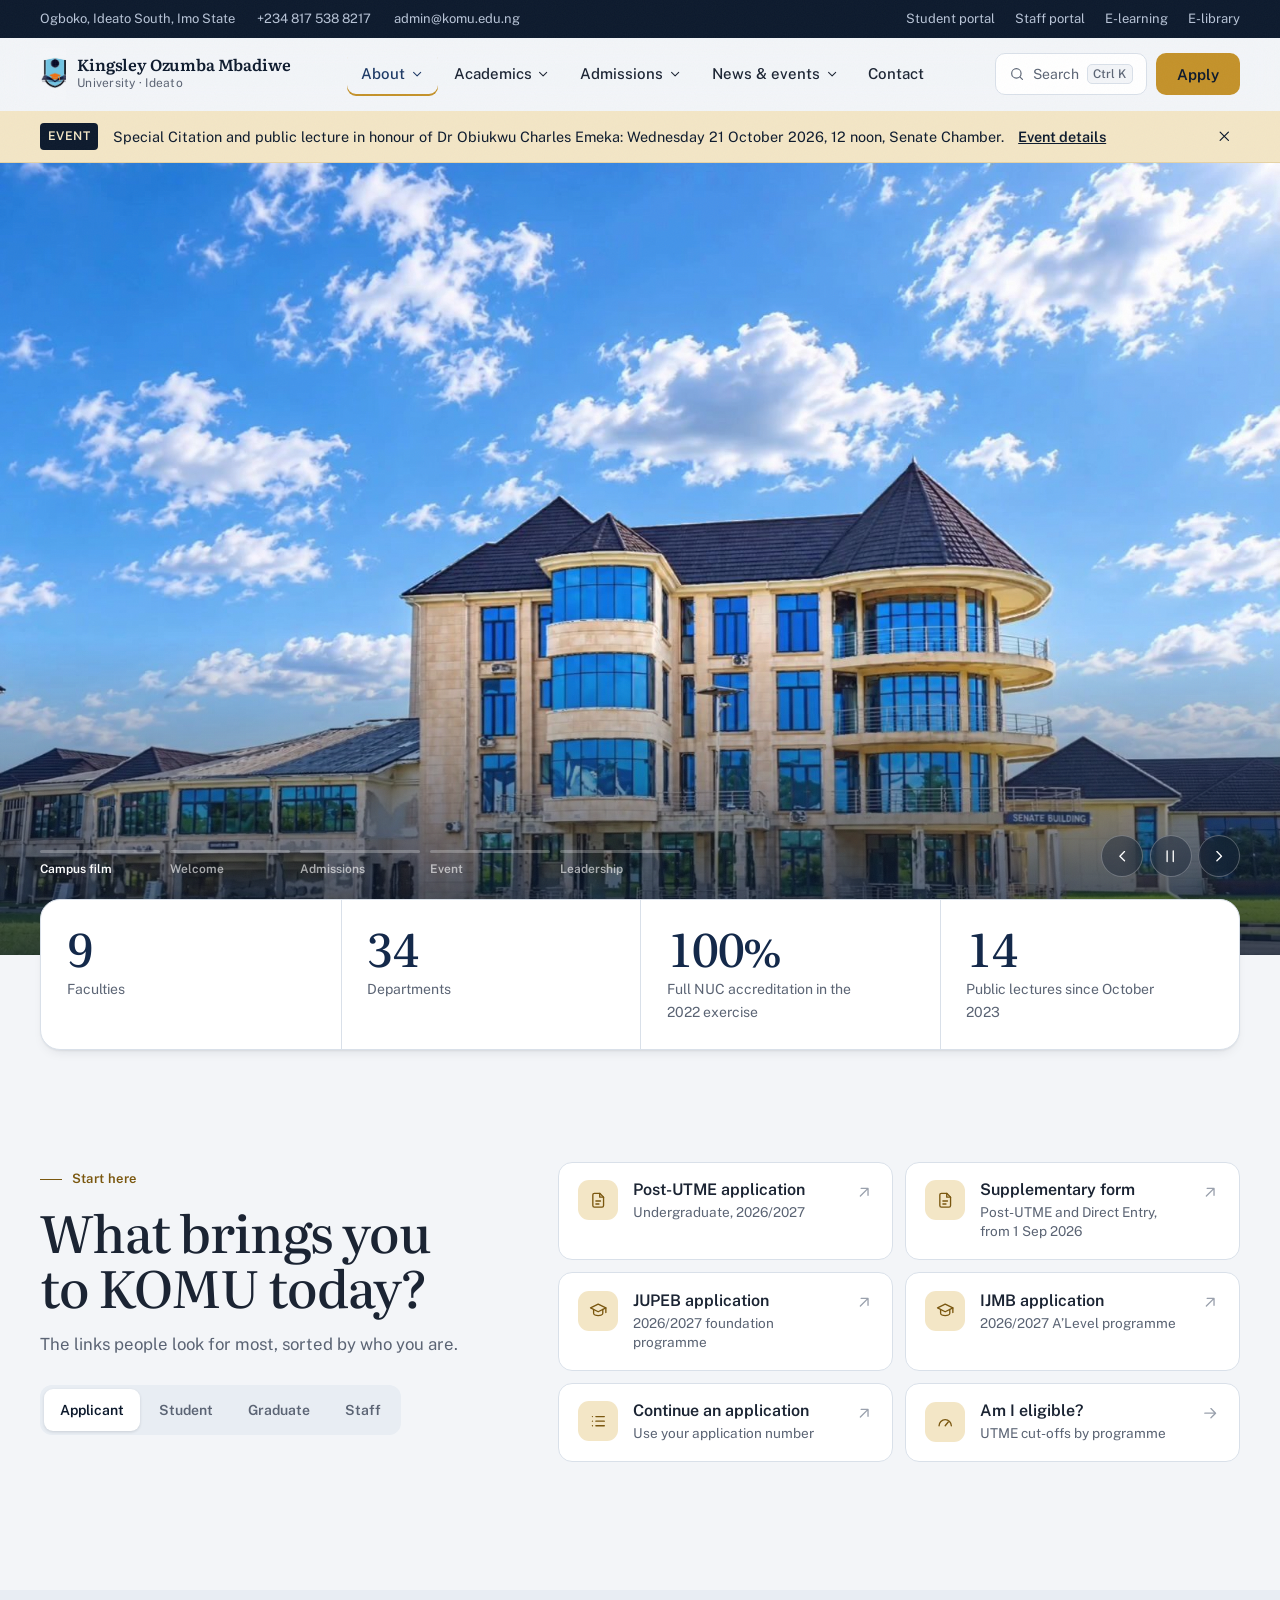
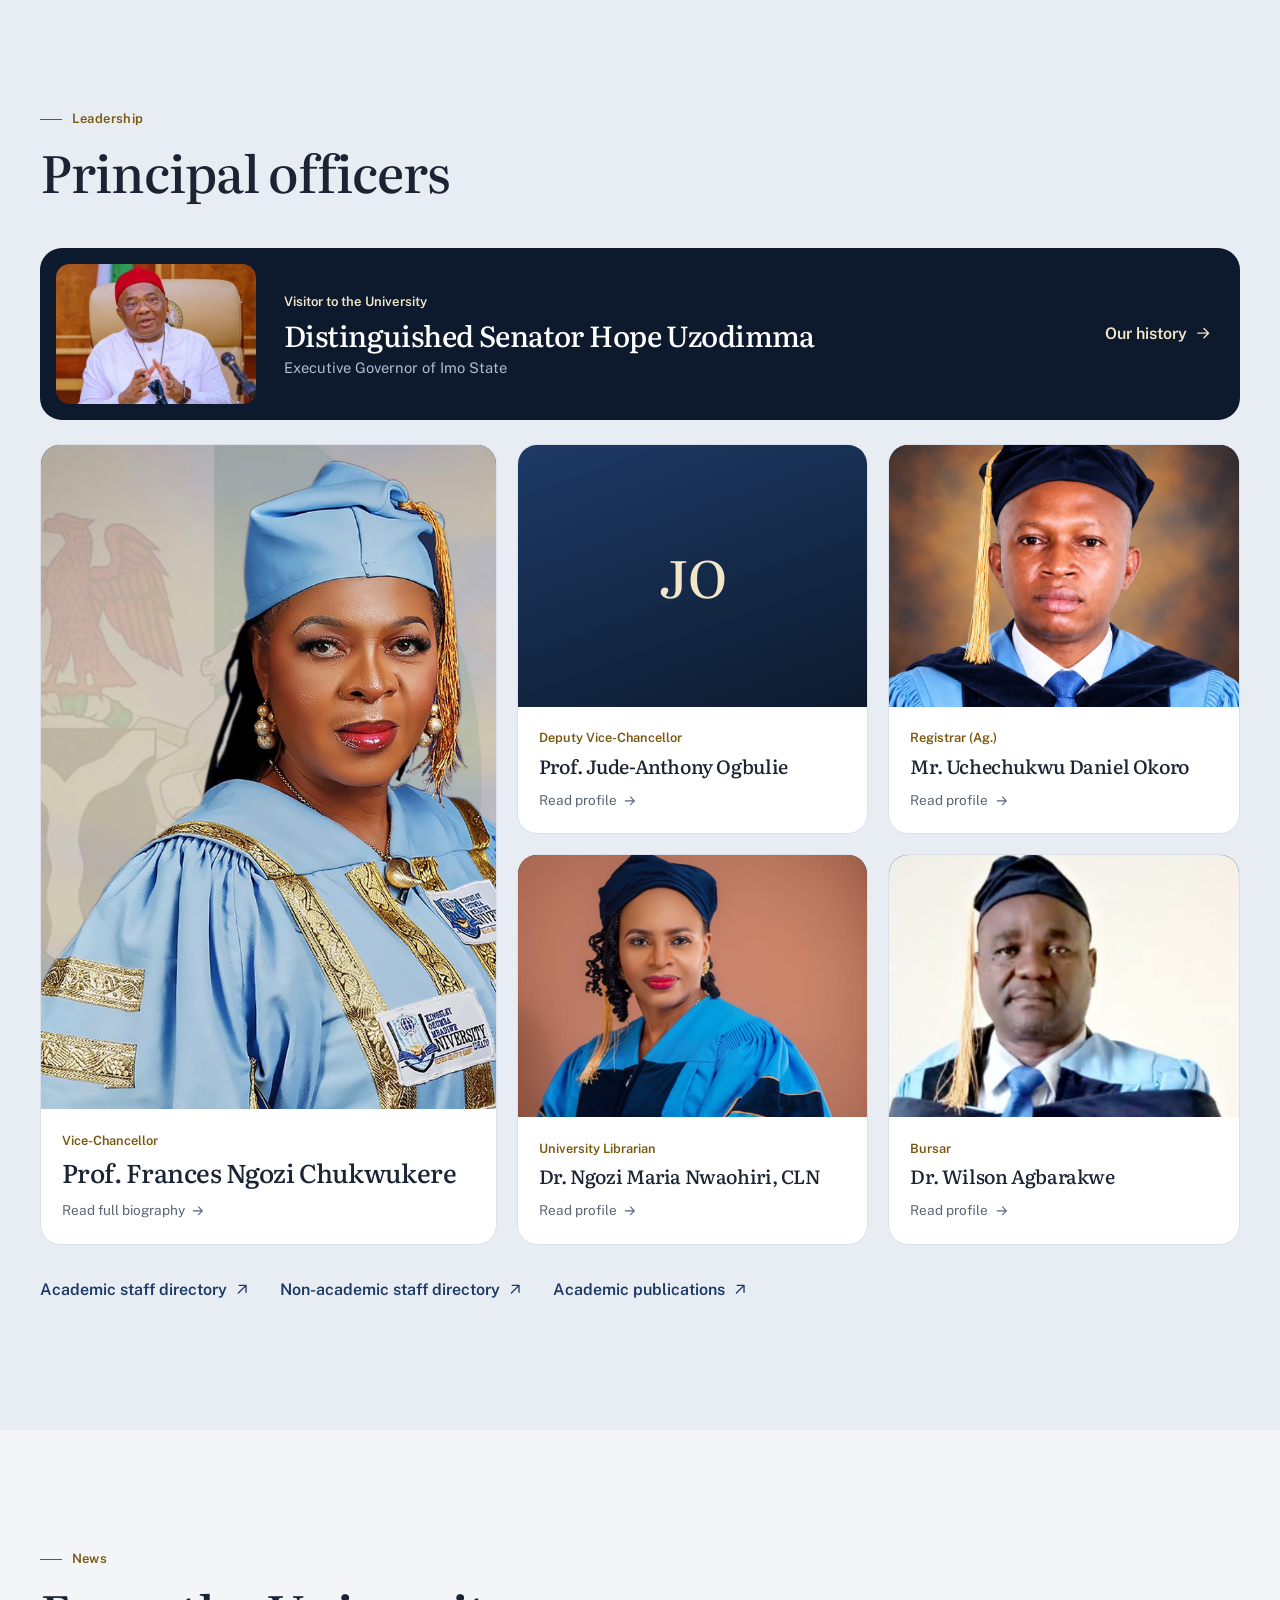
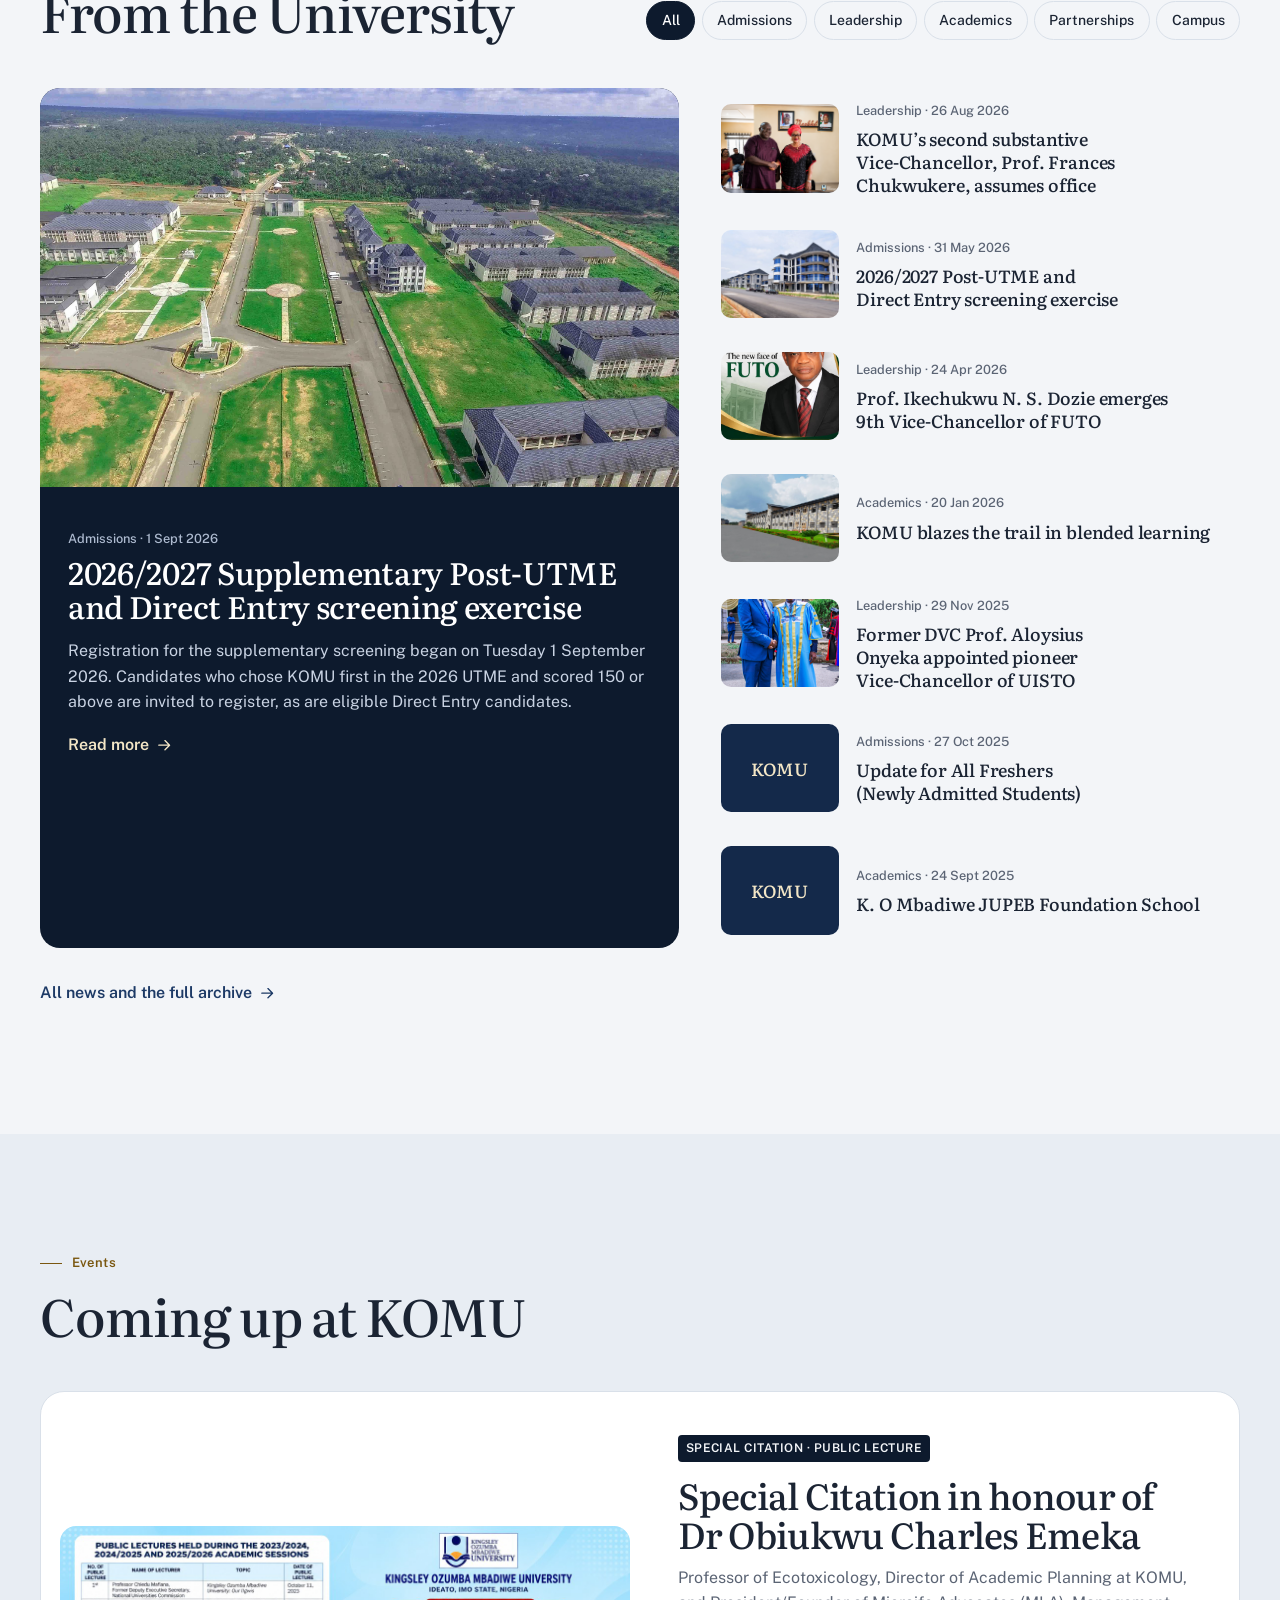
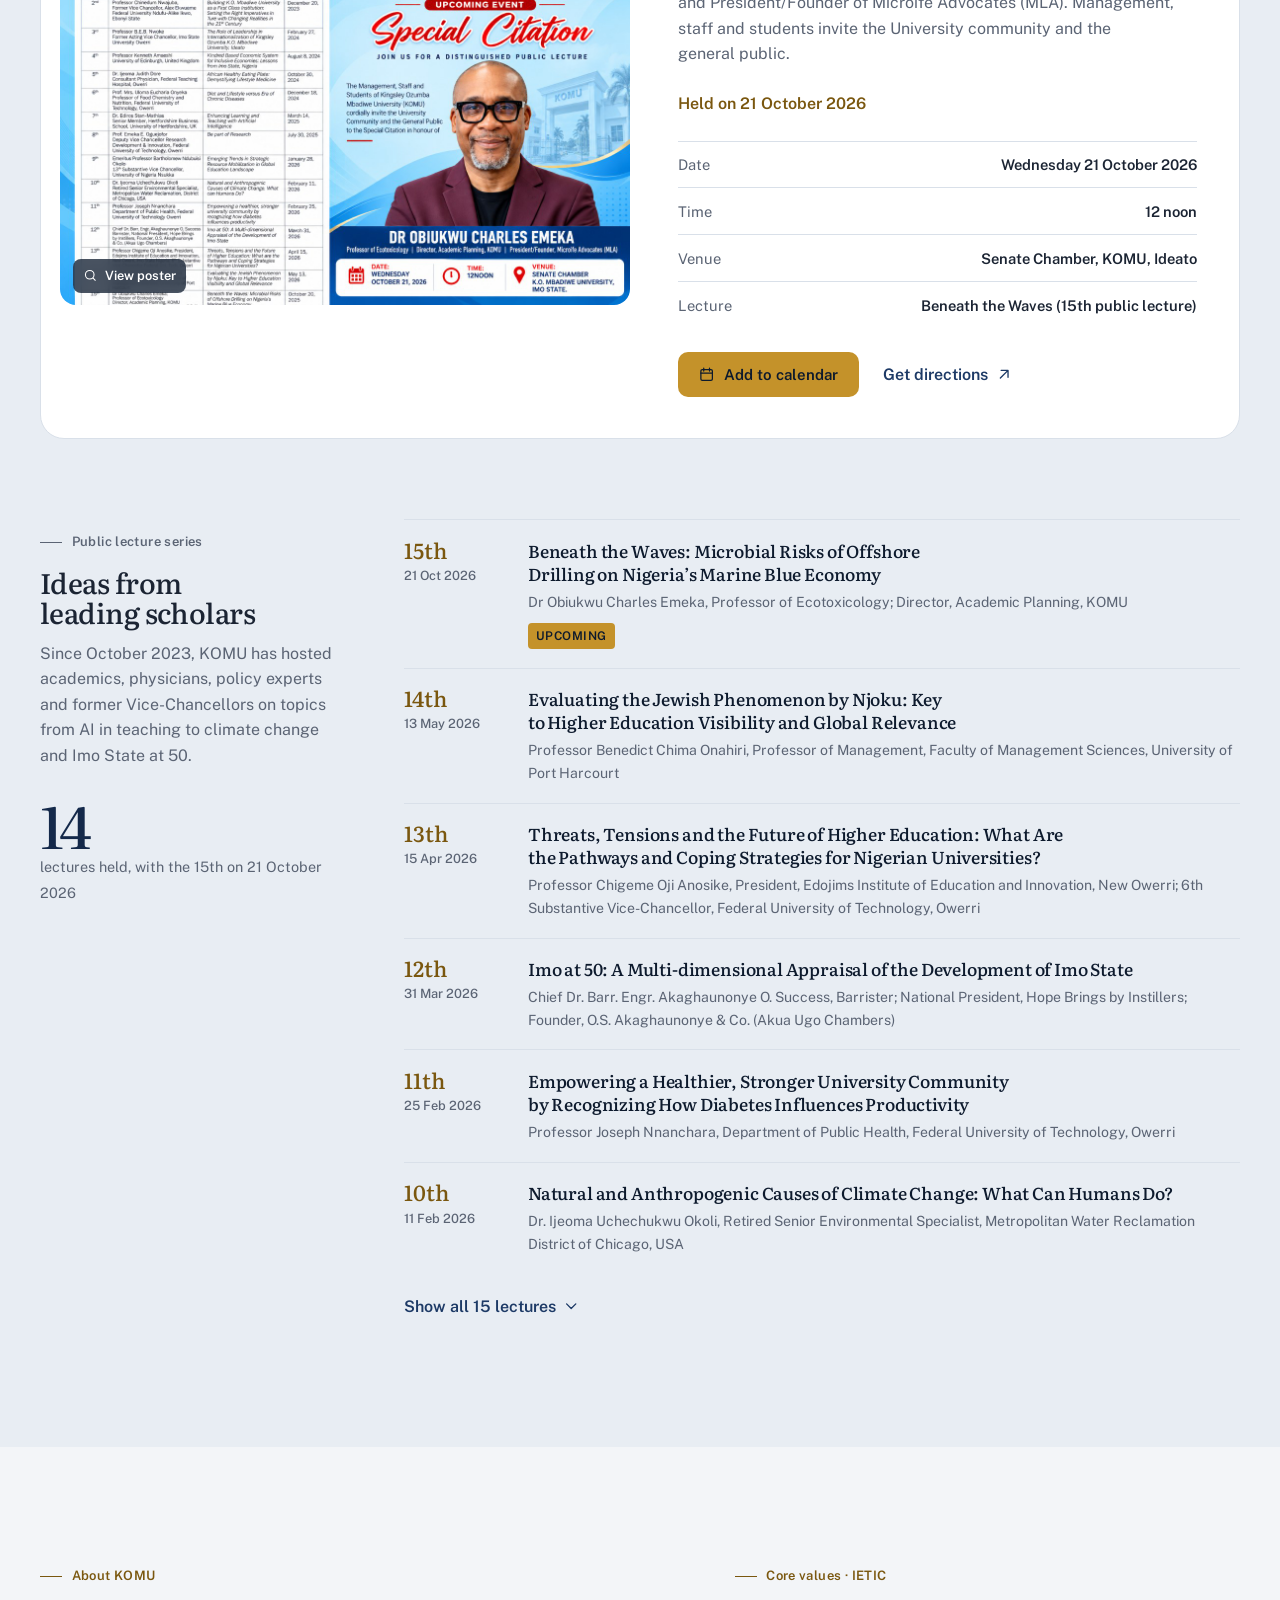
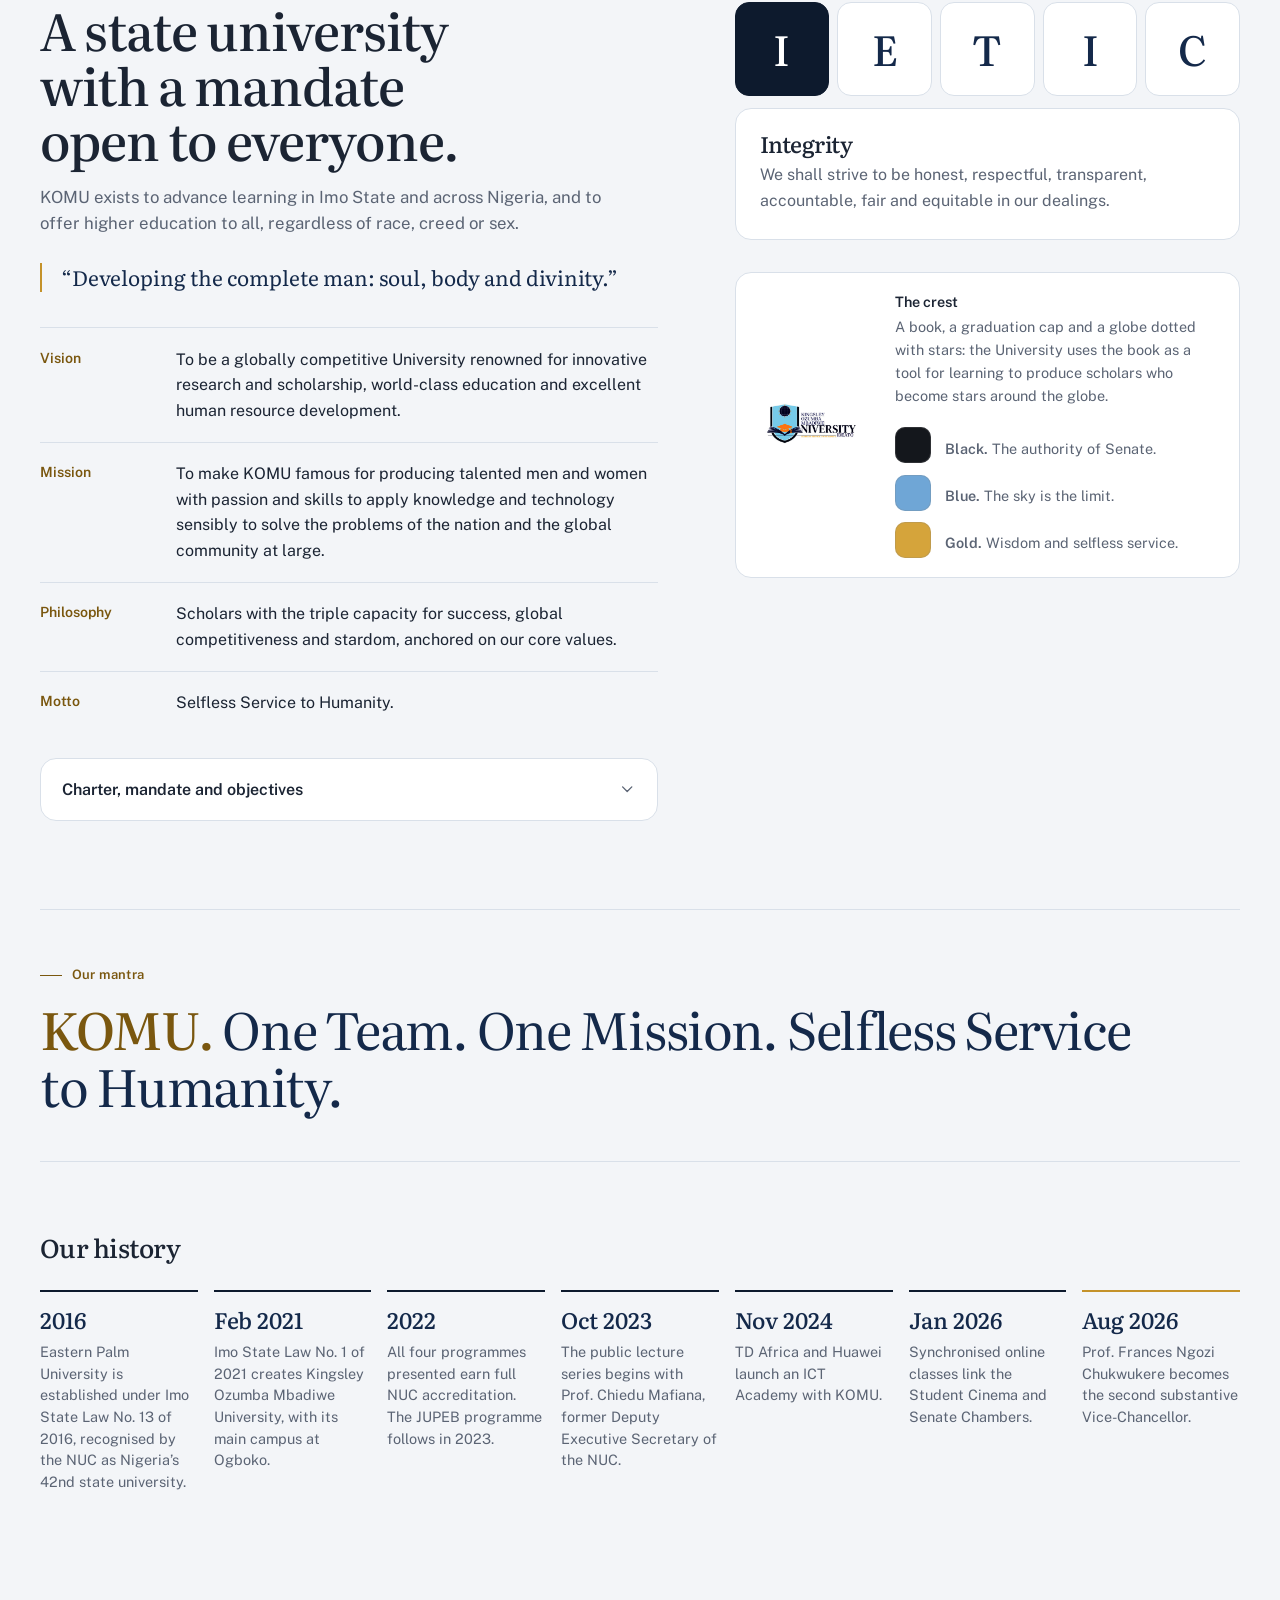
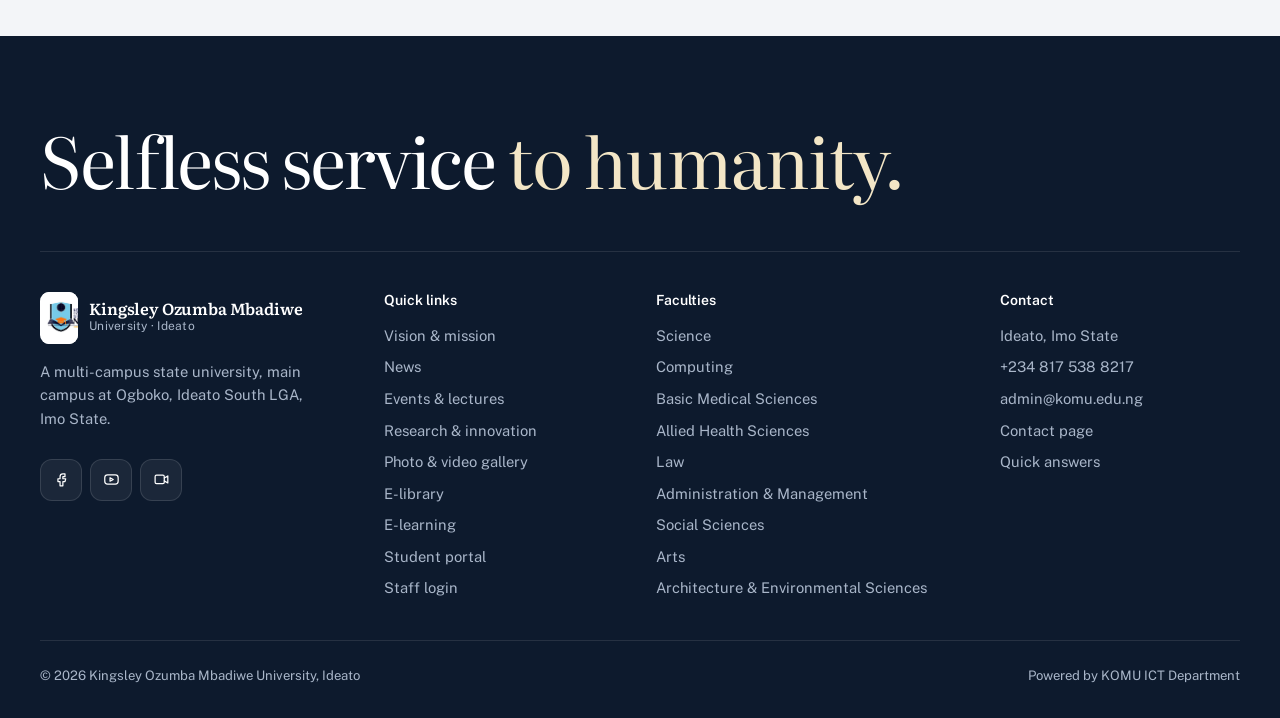
<file: komu-redesign/index.html>
<!doctype html>
<html lang="en">
<head>
<meta charset="utf-8">
<meta name="viewport" content="width=device-width,initial-scale=1">
<title>KOMU · Kingsley Ozumba Mbadiwe University, Ideato</title>
<meta name="description" content="Kingsley Ozumba Mbadiwe University (KOMU), Ideato, Imo State. News, events, leadership and the start points for applicants, students, graduates and staff.">
<meta property="og:title" content="KOMU · Kingsley Ozumba Mbadiwe University, Ideato">
<meta property="og:description" content="Kingsley Ozumba Mbadiwe University (KOMU), Ideato, Imo State. News, events, leadership and the start points for applicants, students, graduates and staff.">
<meta property="og:image" content="https://komu.edu.ng/storage/activities/May2026/01KSZCG3NYQ2Z2ZHVYJPVYPME8.png">
<meta name="theme-color" content="#0d1a2d">
<meta name="robots" content="noindex, nofollow">
<link rel="icon" href="images/01KFVKTD6CNY2FJKF1RFJZCM0F.png">
<link rel="preconnect" href="https://fonts.googleapis.com">
<link rel="preconnect" href="https://fonts.gstatic.com" crossorigin>
<link href="https://fonts.googleapis.com/css2?family=Literata:ital,opsz,wght@0,7..72,300..700;1,7..72,400..500&family=Public+Sans:wght@400..700&display=swap" rel="stylesheet">
<link rel="stylesheet" href="styles.css?v=e58e181c">
</head>
<body>
<a class="skip" href="#main">Skip to content</a>

<svg width="0" height="0" style="position:absolute" aria-hidden="true">
  <symbol id="i-arrow" viewBox="0 0 24 24"><path d="M5 12h14M13 6l6 6-6 6"/></symbol>
  <symbol id="i-out" viewBox="0 0 24 24"><path d="M7 17L17 7M8 7h9v9"/></symbol>
  <symbol id="i-up" viewBox="0 0 24 24"><path d="M12 19V5M6 11l6-6 6 6"/></symbol>
  <symbol id="i-search" viewBox="0 0 24 24"><circle cx="11" cy="11" r="7"/><path d="M20 20l-3.5-3.5"/></symbol>
  <symbol id="i-menu" viewBox="0 0 24 24"><path d="M4 7h16M4 12h16M4 17h10"/></symbol>
  <symbol id="i-x" viewBox="0 0 24 24"><path d="M6 6l12 12M18 6L6 18"/></symbol>
  <symbol id="i-chev" viewBox="0 0 24 24"><path d="M6 9l6 6 6-6"/></symbol>
  <symbol id="i-left" viewBox="0 0 24 24"><path d="M15 6l-6 6 6 6"/></symbol>
  <symbol id="i-right" viewBox="0 0 24 24"><path d="M9 6l6 6-6 6"/></symbol>
  <symbol id="i-play" viewBox="0 0 24 24"><path d="M7 5v14l12-7z"/></symbol>
  <symbol id="i-pause" viewBox="0 0 24 24"><path d="M8 5v14M16 5v14"/></symbol>
  <symbol id="i-download" viewBox="0 0 24 24"><path d="M12 4v11M7 10l5 5 5-5M5 20h14"/></symbol>
  <symbol id="i-cal" viewBox="0 0 24 24"><rect x="4" y="5" width="16" height="15" rx="2"/><path d="M8 3v4M16 3v4M4 10h16"/></symbol>
  <symbol id="i-clock" viewBox="0 0 24 24"><circle cx="12" cy="12" r="8.5"/><path d="M12 7.5V12l3 2"/></symbol>
  <symbol id="i-cap" viewBox="0 0 24 24"><path d="M2 9l10-5 10 5-10 5z"/><path d="M6 11v5c0 1.5 2.7 3 6 3s6-1.5 6-3v-5M22 9v6"/></symbol>
  <symbol id="i-book" viewBox="0 0 24 24"><path d="M3 5.5C5.5 4 9 4 12 6c3-2 6.5-2 9-.5V19c-2.5-1.5-6-1.5-9 .5-3-2-6.5-2-9-.5z"/><path d="M12 6v13.5"/></symbol>
  <symbol id="i-screen" viewBox="0 0 24 24"><rect x="4" y="5" width="16" height="11" rx="1.5"/><path d="M2 19h20"/></symbol>
  <symbol id="i-file" viewBox="0 0 24 24"><path d="M14 3H7a2 2 0 0 0-2 2v14a2 2 0 0 0 2 2h10a2 2 0 0 0 2-2V8z"/><path d="M14 3v5h5M9 13h6M9 17h4"/></symbol>
  <symbol id="i-list" viewBox="0 0 24 24"><path d="M9 6h11M9 12h11M9 18h11M4.5 6h.01M4.5 12h.01M4.5 18h.01"/></symbol>
  <symbol id="i-users" viewBox="0 0 24 24"><circle cx="9" cy="8" r="3.5"/><path d="M2.5 20c.8-3.5 3.4-5.5 6.5-5.5s5.7 2 6.5 5.5M16 4.5a3.5 3.5 0 0 1 0 7M18 14.8c1.9.7 3.1 2.5 3.5 5.2"/></symbol>
  <symbol id="i-id" viewBox="0 0 24 24"><rect x="3" y="5" width="18" height="14" rx="2"/><circle cx="9" cy="11" r="2"/><path d="M6 16c.6-1.4 1.7-2 3-2s2.4.6 3 2M15 10h3M15 13h3"/></symbol>
  <symbol id="i-gauge" viewBox="0 0 24 24"><path d="M4 18a8 8 0 1 1 16 0"/><path d="M12 18l4-5"/></symbol>
  <symbol id="i-video" viewBox="0 0 24 24"><rect x="3" y="6" width="13" height="12" rx="2"/><path d="M16 10l5-3v10l-5-3"/></symbol>
  <symbol id="i-pin" viewBox="0 0 24 24"><path d="M12 21s-7-6.2-7-11.5a7 7 0 0 1 14 0C19 14.8 12 21 12 21z"/><circle cx="12" cy="9.5" r="2.5"/></symbol>
  <symbol id="i-phone" viewBox="0 0 24 24"><path d="M5 4h3l2 5-2.5 1.5a11 11 0 0 0 6 6L15 14l5 2v3a2 2 0 0 1-2 2A16 16 0 0 1 3 6a2 2 0 0 1 2-2"/></symbol>
  <symbol id="i-mail" viewBox="0 0 24 24"><rect x="3" y="5" width="18" height="14" rx="2"/><path d="M3 7l9 6 9-6"/></symbol>
  <symbol id="i-building" viewBox="0 0 24 24"><path d="M4 21V8l8-5 8 5v13M9 21v-6h6v6M3 21h18"/></symbol>
  <symbol id="i-check" viewBox="0 0 24 24"><path d="M5 12.5l4.5 4.5L19 7"/></symbol>
  <symbol id="i-alert" viewBox="0 0 24 24"><circle cx="12" cy="12" r="9"/><path d="M12 7.5v5.5M12 16.5v.01"/></symbol>
  <symbol id="i-info" viewBox="0 0 24 24"><circle cx="12" cy="12" r="9"/><path d="M12 11v5.5M12 7.5v.01"/></symbol>
  <symbol id="i-mic" viewBox="0 0 24 24"><rect x="9" y="3" width="6" height="11" rx="3"/><path d="M5.5 11a6.5 6.5 0 0 0 13 0M12 17.5V21M8.5 21h7"/></symbol>
  <symbol id="i-yt" viewBox="0 0 24 24"><rect x="2.5" y="5.5" width="19" height="13" rx="4"/><path d="M10 9.5v5l4.5-2.5z"/></symbol>
  <symbol id="i-fb" viewBox="0 0 24 24"><path d="M14 8h3V4h-3a4 4 0 0 0-4 4v3H7v4h3v6h4v-6h3l1-4h-4V8.5a.5.5 0 0 1 .5-.5z"/></symbol>
  <symbol id="i-flask" viewBox="0 0 24 24"><path d="M9 3h6M10 3v6L4.6 18.6A1.6 1.6 0 0 0 6 21h12a1.6 1.6 0 0 0 1.4-2.4L14 9V3"/><path d="M7.6 15h8.8"/></symbol>
  <symbol id="i-cpu" viewBox="0 0 24 24"><rect x="6" y="6" width="12" height="12" rx="2"/><rect x="9.5" y="9.5" width="5" height="5"/><path d="M9 3v3M15 3v3M9 18v3M15 18v3M3 9h3M3 15h3M18 9h3M18 15h3"/></symbol>
  <symbol id="i-pulse" viewBox="0 0 24 24"><path d="M3 12h4l2.5-6 4 12 2.5-6H21"/></symbol>
  <symbol id="i-heart" viewBox="0 0 24 24"><path d="M12 20s-8-4.7-8-10.3A4.7 4.7 0 0 1 12 7a4.7 4.7 0 0 1 8 2.7C20 15.3 12 20 12 20z"/></symbol>
  <symbol id="i-scale" viewBox="0 0 24 24"><path d="M12 4v16M7 20h10M5 7h14"/><path d="M5 7l-3 6a3.2 3.2 0 0 0 6 0zM19 7l-3 6a3.2 3.2 0 0 0 6 0z"/></symbol>
  <symbol id="i-briefcase" viewBox="0 0 24 24"><rect x="3" y="7" width="18" height="13" rx="2"/><path d="M9 7V5a1.5 1.5 0 0 1 1.5-1.5h3A1.5 1.5 0 0 1 15 5v2M3 13h18"/></symbol>
  <symbol id="i-pen" viewBox="0 0 24 24"><path d="M4 20l1-4L16.5 4.5a2 2 0 0 1 3 3L8 19z"/><path d="M14.5 6.5l3 3"/></symbol>
  <symbol id="i-compass" viewBox="0 0 24 24"><circle cx="12" cy="5" r="2"/><path d="M11 7L6 20M13 7l5 13M8.3 14h7.4"/></symbol>
</svg>

<div class="util">
  <div class="wrap util-in">
    <span class="hide-sm">Ogboko, Ideato South, Imo State</span>
    <a class="hide-sm" href="tel:+2348175388217">+234 817 538 8217</a>
    <a class="hide-sm" href="mailto:admin@komu.edu.ng">admin@komu.edu.ng</a>
    <nav class="util-links" aria-label="Portals">
      <a href="https://komu.edu.ng/students/login" target="_blank" rel="noopener">Student portal</a>
      <a href="https://komu.edu.ng/staff/dashboard/login" target="_blank" rel="noopener">Staff portal</a>
      <a href="https://elearning.komu.edu.ng/" target="_blank" rel="noopener">E-learning</a>
      <a href="https://komu.my-library.com.ng/" target="_blank" rel="noopener">E-library</a>
    </nav>
  </div>
</div>

<header class="hdr" id="hdr">
  <div class="wrap hdr-in">
    <a class="brand" href="index.html" aria-label="KOMU home">
      <span class="crest"><img src="images/01KFVKTD6CNY2FJKF1RFJZCM0F.png" alt=""></span>
      <span><b>Kingsley Ozumba Mbadiwe</b><small>University · Ideato</small></span>
    </a>
    <nav class="nav" aria-label="Main">
      <ul>
        <li class="dd"><a href="index.html#about" data-sec="about leadership">About <svg class="ico"><use href="#i-chev"/></svg></a>
          <div class="menu">
            <a href="index.html#about"><span>Vision &amp; mission<small>Philosophy, core values and crest</small></span></a>
            <a href="index.html#charter"><span>Charter &amp; objectives<small>Establishment law and mandate</small></span></a>
            <a href="index.html#history"><span>Our history<small>From Eastern Palm University to KOMU</small></span></a>
            <a href="index.html#leadership"><span>Principal officers<small>Vice-Chancellor, Registrar, Bursar and more</small></span></a>
            <hr>
            <a href="https://komu.edu.ng/staff/directory/index" target="_blank" rel="noopener">Academic staff directory</a>
            <a href="https://komu.edu.ng/staff/directory/non-academic" target="_blank" rel="noopener">Non-academic staff directory</a>
          </div>
        </li>
        <li class="dd"><a href="academics.html" data-nav="academics">Academics <svg class="ico"><use href="#i-chev"/></svg></a>
          <div class="menu menu-mega" id="megaFac"></div>
        </li>
        <li class="dd"><a href="admissions.html" data-nav="admissions">Admissions <svg class="ico"><use href="#i-chev"/></svg></a>
          <div class="menu" id="megaAdm"></div>
        </li>
        <li class="dd"><a href="news.html" data-nav="news" data-sec="news events">News &amp; events <svg class="ico"><use href="#i-chev"/></svg></a>
          <div class="menu">
            <a href="news.html"><span>Latest news<small>Every story, with the full archive</small></span></a>
            <a href="index.html#events"><span>Upcoming event<small>Special Citation, 21 October 2026</small></span></a>
            <a href="index.html#lectures"><span>Public lecture series<small>15 lectures since October 2023</small></span></a>
            <a href="gallery.html"><span>Photo &amp; video gallery<small>Campus, events and leadership</small></span></a>
          </div>
        </li>
        <li><a href="contact.html" data-nav="contact">Contact</a></li>
      </ul>
    </nav>
    <div class="hdr-act">
      <button class="search-btn" id="openSearch" aria-label="Search the site"><svg class="ico"><use href="#i-search"/></svg><span>Search</span><kbd>Ctrl K</kbd></button>
      <a class="btn btn-gold" href="admissions.html">Apply</a>
      <button class="icon-btn" id="openNav" aria-label="Open menu"><svg class="ico"><use href="#i-menu"/></svg></button>
    </div>
  </div>
</header>

<div class="notice" id="notice" role="region" aria-label="Announcement">
  <div class="wrap notice-in">
    <span class="flag">EVENT</span>
    <p>Special Citation and public lecture in honour of Dr Obiukwu Charles Emeka: Wednesday 21 October 2026, 12 noon, Senate Chamber.</p>
    <a href="index.html#events">Event details</a>
    <button id="closeNotice" aria-label="Dismiss announcement"><svg class="ico"><use href="#i-x"/></svg></button>
  </div>
</div>

<main id="main">
  <h1 class="sr-only">Kingsley Ozumba Mbadiwe University, Ideato</h1>
  <section class="hero" id="top" aria-roledescription="carousel" aria-label="Featured at KOMU">
    <div class="slide film" role="group" aria-roledescription="slide" aria-label="1 of 5: campus film">
      <div class="slide-bg" style="background-image:url(assets/hero-poster.jpg)"></div>
      <video id="heroVideo" class="slide-media" muted playsinline preload="auto" poster="assets/hero-poster.jpg" aria-label="Campus film: the letters K.O.M.U appear over the Senate Building">
        <source src="assets/komu-hero.mp4" type="video/mp4">
      </video>
    </div>
    <div class="slide shade" role="group" aria-roledescription="slide" aria-label="2 of 5: welcome">
      <img class="slide-media" src="images/activities/May2026/01KSZCG3NYQ2Z2ZHVYJPVYPME8.png" alt="">
      <div class="wrap slide-in"><div class="slide-copy">
        <p class="eyebrow light">Ideato, Imo State · Est. 2021</p>
        <h2 class="hero-title">Selfless service <span>to humanity.</span></h2>
        <p class="lede">Kingsley Ozumba Mbadiwe University trains graduates to put knowledge and technology to work on real problems, across nine faculties and thirty-four departments, from Computing and Law to Medicine and Surgery.</p>
        <div class="hero-cta"><a class="btn btn-gold" href="admissions.html#eligibility">Check your eligibility</a><a class="link-light" href="academics.html">Explore faculties <svg class="ico"><use href="#i-arrow"/></svg></a></div>
      </div></div>
    </div>
    <div class="slide shade" role="group" aria-roledescription="slide" aria-label="3 of 5: admissions">
      <img class="slide-media" src="images/gallery-photos/01KSZCCW5GTYFRKS7Q5HFE5NYH.jpeg" alt="">
      <div class="wrap slide-in"><div class="slide-copy">
        <span class="flag">NOW OPEN · 2026/2027</span>
        <h2 class="hero-h" style="margin-top:1rem">Supplementary Post-UTME and Direct Entry screening</h2>
        <p class="hero-facts"><span><svg class="ico"><use href="#i-cal"/></svg>From Tuesday 1 September 2026</span><span><svg class="ico"><use href="#i-gauge"/></svg>UTME 150 and above</span><span><svg class="ico"><use href="#i-file"/></svg>₦2,000 processing fee on Remita</span></p>
        <div class="hero-cta"><a class="btn btn-gold" href="https://komu.edu.ng/forms/supplementary-form" target="_blank" rel="noopener">Start application <svg class="ico"><use href="#i-out"/></svg></a><a class="link-light" href="admissions.html#eligibility">Check your eligibility <svg class="ico"><use href="#i-arrow"/></svg></a></div>
      </div></div>
    </div>
    <div class="slide shade" role="group" aria-roledescription="slide" aria-label="4 of 5: upcoming event">
      <img class="slide-media" src="assets/hero-poster.jpg" alt="">
      <div class="wrap slide-in"><div class="slide-copy">
        <span class="flag">UPCOMING EVENT</span>
        <h2 class="hero-h" style="margin-top:1rem">Special Citation in honour of Dr Obiukwu Charles Emeka</h2>
        <p class="hero-facts"><span><svg class="ico"><use href="#i-cal"/></svg>Wednesday 21 October 2026, 12 noon</span><span><svg class="ico"><use href="#i-pin"/></svg>Senate Chamber, KOMU</span><span><svg class="ico"><use href="#i-clock"/></svg><span data-countdown></span></span></p>
        <div class="hero-cta"><a class="btn btn-gold" href="#events">Event details</a><button class="link-light add-cal" type="button">Add to calendar <svg class="ico"><use href="#i-arrow"/></svg></button></div>
      </div></div>
    </div>
    <div class="slide shade" role="group" aria-roledescription="slide" aria-label="5 of 5: leadership">
      <img class="slide-media" src="images/activities/August2026/01M0YYEGW3WJZPZBS6XR3FTB0V.png" alt="" style="object-position:70% 30%">
      <div class="wrap slide-in"><div class="slide-copy">
        <p class="eyebrow light">Leadership · 26 August 2026</p>
        <h2 class="hero-h">Prof. Frances Ngozi Chukwukere assumes office as Vice-Chancellor</h2>
        <p class="lede">KOMU’s second substantive Vice-Chancellor took over on 25 August 2026, pledging an inclusive administration.</p>
        <div class="hero-cta"><button class="btn btn-gold" type="button" data-news="118">Read the story</button><button class="link-light" type="button" data-off="0">The Vice-Chancellor’s profile <svg class="ico"><use href="#i-arrow"/></svg></button></div>
      </div></div>
    </div>
    <div class="wrap hero-ctrl">
      <div class="segs" role="tablist" aria-label="Choose a slide">
        <button class="seg-b" role="tab" aria-selected="false">Campus film<i></i></button>
        <button class="seg-b" role="tab" aria-selected="false">Welcome<i></i></button>
        <button class="seg-b" role="tab" aria-selected="false">Admissions<i></i></button>
        <button class="seg-b" role="tab" aria-selected="false">Event<i></i></button>
        <button class="seg-b" role="tab" aria-selected="false">Leadership<i></i></button>
      </div>
      <div class="hero-btns">
        <button id="heroPrev" aria-label="Previous slide"><svg class="ico"><use href="#i-left"/></svg></button>
        <button id="heroPause" aria-label="Pause slideshow"><svg class="ico"><use href="#i-pause"/></svg></button>
        <button id="heroNext" aria-label="Next slide"><svg class="ico"><use href="#i-right"/></svg></button>
      </div>
    </div>
  </section>

  <div class="wrap">
    <section class="stats rv" aria-label="KOMU at a glance">
      <div><b data-count="9">9</b><span>Faculties</span></div>
      <div><b data-count="34">34</b><span>Departments</span></div>
      <div><b data-count="100" data-suffix="%">100%</b><span>Full NUC accreditation in the 2022 exercise</span></div>
      <div><b data-count="14">14</b><span>Public lectures since October 2023</span></div>
    </section>
  </div>

  <section class="section" id="start" aria-labelledby="start-h">
    <div class="wrap start">
      <div class="rv">
        <p class="eyebrow">Start here</p>
        <h2 id="start-h" class="h2">What brings you to KOMU today?</h2>
        <p class="sub">The links people look for most, sorted by who you are.</p>
        <div class="seg" role="tablist" aria-label="I am a" id="seg">
          <button role="tab" data-k="pro" aria-selected="true" aria-controls="quick">Applicant</button>
          <button role="tab" data-k="stu" aria-selected="false" aria-controls="quick">Student</button>
          <button role="tab" data-k="grad" aria-selected="false" aria-controls="quick">Graduate</button>
          <button role="tab" data-k="staff" aria-selected="false" aria-controls="quick">Staff</button>
        </div>
      </div>
      <div class="quick" id="quick" role="tabpanel" aria-live="polite"></div>
    </div>
  </section>

  <section class="section alt" id="leadership" aria-labelledby="lead-h">
    <div class="wrap">
      <div class="sec-head rv"><p class="eyebrow">Leadership</p><h2 id="lead-h">Principal officers</h2></div>
      <div class="visitor rv">
        <img src="images/gallery-photos/01KSZEBBMXGWKGR6H2JHERSAXZ.jpg" alt="Governor Hope Uzodimma" loading="lazy">
        <div>
          <small>Visitor to the University</small>
          <h3>Distinguished Senator Hope Uzodimma</h3>
          <p>Executive Governor of Imo State</p>
        </div>
        <a class="tlink" href="#history">Our history <svg class="ico"><use href="#i-arrow"/></svg></a>
      </div>
      <div class="officers rv" id="officers"></div>
      <div class="lead-foot">
        <a class="tlink" href="https://komu.edu.ng/staff/directory/index" target="_blank" rel="noopener">Academic staff directory <svg class="ico"><use href="#i-out"/></svg></a>
        <a class="tlink" href="https://komu.edu.ng/staff/directory/non-academic" target="_blank" rel="noopener">Non-academic staff directory <svg class="ico"><use href="#i-out"/></svg></a>
        <a class="tlink" href="https://komu.edu.ng/publications/index" target="_blank" rel="noopener">Academic publications <svg class="ico"><use href="#i-out"/></svg></a>
      </div>
    </div>
  </section>

  <section class="section" id="news" aria-labelledby="news-h">
    <div class="wrap">
      <div class="sec-head row rv">
        <div><p class="eyebrow">News</p><h2 id="news-h">From the University</h2></div>
        <div class="chips" id="newsChips" aria-label="Filter news"></div>
      </div>
      <div class="news-grid" id="newsGrid" data-limit="8"></div>
      <p class="news-foot" id="allNews" hidden><a class="tlink" href="news.html">All news and the full archive <svg class="ico"><use href="#i-arrow"/></svg></a></p>
    </div>
  </section>

  <section class="section alt" id="events" aria-labelledby="events-h">
    <div class="wrap">
      <div class="sec-head rv"><p class="eyebrow">Events</p><h2 id="events-h">Coming up at KOMU</h2></div>
      <article class="event rv">
        <button class="event-poster" id="openPoster" aria-label="View the event poster"><img src="assets/special-citation.jpg" alt="Poster for the Special Citation in honour of Dr Obiukwu Charles Emeka" loading="lazy"><span><svg class="ico"><use href="#i-search"/></svg>View poster</span></button>
        <div class="event-body">
          <span class="flag">SPECIAL CITATION · PUBLIC LECTURE</span>
          <h3>Special Citation in honour of Dr Obiukwu Charles Emeka</h3>
          <p class="sub">Professor of Ecotoxicology, Director of Academic Planning at KOMU, and President/Founder of Microife Advocates (MLA). Management, staff and students invite the University community and the general public.</p>
          <div class="countdown" id="countdown" aria-hidden="true">
            <div><b>--</b><span>days</span></div><div><b>--</b><span>hours</span></div><div><b>--</b><span>minutes</span></div><div><b>--</b><span>seconds</span></div>
          </div>
          <p class="cd-done" id="cdDone" hidden></p>
          <p class="sr-only">Starts <span data-countdown></span>.</p>
          <dl class="facts">
            <div><dt>Date</dt><dd>Wednesday 21 October 2026</dd></div>
            <div><dt>Time</dt><dd>12 noon</dd></div>
            <div><dt>Venue</dt><dd>Senate Chamber, KOMU, Ideato</dd></div>
            <div><dt>Lecture</dt><dd>Beneath the Waves (15th public lecture)</dd></div>
          </dl>
          <div class="event-act">
            <button class="btn btn-gold add-cal" type="button"><svg class="ico"><use href="#i-cal"/></svg>Add to calendar</button>
            <a class="tlink" href="https://www.google.com/maps/dir/?api=1&amp;destination=Kingsley+Ozumba+Mbadiwe+University+Ideato+Imo" target="_blank" rel="noopener">Get directions <svg class="ico"><use href="#i-out"/></svg></a>
          </div>
        </div>
      </article>

      <div class="lectures" id="lectures">
        <div class="lect-side rv">
          <p class="eyebrow">Public lecture series</p>
          <h3>Ideas from leading scholars</h3>
          <p>Since October 2023, KOMU has hosted academics, physicians, policy experts and former Vice-Chancellors on topics from AI in teaching to climate change and Imo State at 50.</p>
          <b class="big" id="lectCount">14</b><span>lectures held, with the 15th on 21 October 2026</span>
        </div>
        <div class="rv" style="--d:.1s">
          <ol class="lect-list" id="lectList"></ol>
          <button class="tlink lect-more" id="lectMore" type="button">Show all lectures <svg class="ico"><use href="#i-chev"/></svg></button>
        </div>
      </div>
    </div>
  </section>

  <section class="section" id="about" aria-labelledby="about-h">
    <div class="wrap">
      <div class="about-grid">
        <div class="rv">
          <p class="eyebrow">About KOMU</p>
          <h2 id="about-h" class="h2">A state university with a mandate open to everyone.</h2>
          <p class="sub">KOMU exists to advance learning in Imo State and across Nigeria, and to offer higher education to all, regardless of race, creed or sex.</p>
          <blockquote>“Developing the complete man: soul, body and divinity.”</blockquote>
          <dl class="vm">
            <div><dt>Vision</dt><dd>To be a globally competitive University renowned for innovative research and scholarship, world-class education and excellent human resource development.</dd></div>
            <div><dt>Mission</dt><dd>To make KOMU famous for producing talented men and women with passion and skills to apply knowledge and technology sensibly to solve the problems of the nation and the global community at large.</dd></div>
            <div><dt>Philosophy</dt><dd>Scholars with the triple capacity for success, global competitiveness and stardom, anchored on our core values.</dd></div>
            <div><dt>Motto</dt><dd>Selfless Service to Humanity.</dd></div>
          </dl>
          <details class="charter" id="charter">
            <summary>Charter, mandate and objectives <svg class="ico"><use href="#i-chev"/></svg></summary>
            <div class="charter-body">
              <h3>Establishment</h3>
              <p>Kingsley Ozumba (KO) Mbadiwe University was established on 18 February 2021 by the Kingsley Ozumba (KO) Mbadiwe University (Establishment) Law No. 1 of 2021 of Imo State, as a multi-campus university with its main campus at Ogboko, Ideato South LGA. The law repealed the Eastern Palm University (Establishment) Law No. 13 of 2016. Eastern Palm University had been recognised by the NUC as the 42nd state university in Nigeria and the 143rd in the Nigerian university system.</p>
              <h3>Mandate</h3>
              <p>“To encourage the advancement of learning in Imo State in particular and Nigeria in general, to hold out to all persons without the distinction of race, creed or sex and to give them the opportunity of acquiring higher education in various fields of study.”</p>
              <h3>Objectives</h3>
              <ol type="a">
                <li>Provide a wide range of quality learning opportunities for undergraduate and postgraduate students, without distinction of race, creed, sex, religion or political conviction.</li>
                <li>Provide academic, professional and vocational training of high quality that improves state, national and international human resource capabilities.</li>
                <li>Foster academic research that contributes to human knowledge and the vitality of the institution.</li>
                <li>Encourage thoughtful and responsible staff and student participation in local, state, national and international affairs.</li>
                <li>Maintain the highest academic standards for University degrees and other awards, and protect their reputation and integrity.</li>
                <li>Evolve academic programmes to suit the changing social and economic needs of society through continuous review of curricula.</li>
                <li>Advance human culture and improve human life through the development, refinement and dissemination of knowledge.</li>
                <li>Relate its activities to the social, cultural and economic needs of the people of Imo State and Nigeria.</li>
              </ol>
            </div>
          </details>
        </div>
        <div class="rv" style="--d:.1s">
          <p class="eyebrow">Core values · IETIC</p>
          <div class="ietic" role="tablist" aria-label="Core values" id="ietic"></div>
          <div class="ietic-panel" id="ieticPanel" role="tabpanel" aria-live="polite"></div>
          <div class="crest-card">
            <img src="images/01KFVKTD6CNY2FJKF1RFJZCM0F.png" alt="The KOMU crest" loading="lazy">
            <div>
              <h3>The crest</h3>
              <p>A book, a graduation cap and a globe dotted with stars: the University uses the book as a tool for learning to produce scholars who become stars around the globe.</p>
              <div class="swatches">
                <div class="sw"><i style="background:#14171c"></i><p><b>Black.</b> <span>The authority of Senate.</span></p></div>
                <div class="sw"><i style="background:#6fa6d6"></i><p><b>Blue.</b> <span>The sky is the limit.</span></p></div>
                <div class="sw"><i style="background:#d5a43b"></i><p><b>Gold.</b> <span>Wisdom and selfless service.</span></p></div>
              </div>
            </div>
          </div>
        </div>
      </div>

      <div class="mantra rv">
        <p class="eyebrow">Our mantra</p>
        <p><b>KOMU.</b> One Team. One Mission. Selfless Service to Humanity.</p>
      </div>

      <div class="history" id="history">
        <h3 class="rv">Our history</h3>
        <ol class="tl rv">
          <li><time>2016</time><p>Eastern Palm University is established under Imo State Law No. 13 of 2016, recognised by the NUC as Nigeria’s 42nd state university.</p></li>
          <li><time>Feb 2021</time><p>Imo State Law No. 1 of 2021 creates Kingsley Ozumba Mbadiwe University, with its main campus at Ogboko.</p></li>
          <li><time>2022</time><p>All four programmes presented earn full NUC accreditation. The JUPEB programme follows in 2023.</p></li>
          <li><time>Oct 2023</time><p>The public lecture series begins with Prof. Chiedu Mafiana, former Deputy Executive Secretary of the NUC.</p></li>
          <li><time>Nov 2024</time><p>TD Africa and Huawei launch an ICT Academy with KOMU.</p></li>
          <li><time>Jan 2026</time><p>Synchronised online classes link the Student Cinema and Senate Chambers.</p></li>
          <li><time>Aug 2026</time><p>Prof. Frances Ngozi Chukwukere becomes the second substantive Vice-Chancellor.</p></li>
        </ol>
      </div>
    </div>
  </section>
</main>

<footer class="ft">
  <div class="wrap">
    <p class="ft-motto">Selfless service <span>to humanity.</span></p>
    <div class="ft-grid">
      <div>
        <a class="brand" href="index.html"><span class="crest"><img src="images/01KFVKTD6CNY2FJKF1RFJZCM0F.png" alt=""></span><span><b>Kingsley Ozumba Mbadiwe</b><small>University · Ideato</small></span></a>
        <p class="ft-about">A multi-campus state university, main campus at Ogboko, Ideato South LGA, Imo State.</p>
        <div class="socials">
          <a href="https://web.facebook.com/K.O.Mbadiwe/" target="_blank" rel="noopener" aria-label="KOMU on Facebook"><svg class="ico"><use href="#i-fb"/></svg></a>
          <a href="https://www.youtube.com/channel/UCyTDJYUrCnQJNWkQHArXHZQ" target="_blank" rel="noopener" aria-label="KOMU on YouTube"><svg class="ico"><use href="#i-yt"/></svg></a>
          <a href="https://meet.google.com/npy-vxhz-zcc" target="_blank" rel="noopener" aria-label="KOMU Google Meet room"><svg class="ico"><use href="#i-video"/></svg></a>
        </div>
      </div>
      <div>
        <h3>Quick links</h3>
        <ul>
          <li><a href="index.html#about">Vision &amp; mission</a></li>
          <li><a href="news.html">News</a></li>
          <li><a href="index.html#events">Events &amp; lectures</a></li>
          <li><a href="academics.html#research">Research &amp; innovation</a></li>
          <li><a href="gallery.html">Photo &amp; video gallery</a></li>
          <li><a href="https://komu.my-library.com.ng/" target="_blank" rel="noopener">E-library</a></li>
          <li><a href="https://elearning.komu.edu.ng/" target="_blank" rel="noopener">E-learning</a></li>
          <li><a href="https://komu.edu.ng/students/login" target="_blank" rel="noopener">Student portal</a></li>
          <li><a href="https://komu.edu.ng/staff/dashboard/login" target="_blank" rel="noopener">Staff login</a></li>
        </ul>
      </div>
      <div>
        <h3>Faculties</h3>
        <ul id="ftFac"></ul>
      </div>
      <div>
        <h3>Contact</h3>
        <ul>
          <li>Ideato, Imo State</li>
          <li><a href="tel:+2348175388217">+234 817 538 8217</a></li>
          <li><a href="mailto:admin@komu.edu.ng">admin@komu.edu.ng</a></li>
          <li><a href="contact.html">Contact page</a></li>
          <li><a href="contact.html#help">Quick answers</a></li>
        </ul>
      </div>
    </div>
    <div class="ft-bottom">
      <span>© 2026 Kingsley Ozumba Mbadiwe University, Ideato</span>
      <span>Powered by KOMU ICT Department</span>
    </div>
  </div>
</footer>

<button class="totop" id="toTop" aria-label="Back to top"><svg class="ico"><use href="#i-up"/></svg></button>

<dialog class="drawer" id="drawer" aria-label="Details">
  <div class="dr-head"><button class="x" data-close aria-label="Close"><svg class="ico"><use href="#i-x"/></svg></button></div>
  <div class="dr-body" id="drBody"></div>
</dialog>

<dialog class="drawer left" id="navDlg" aria-label="Menu">
  <div class="dr-head"><a class="brand" href="index.html"><span class="crest"><img src="images/01KFVKTD6CNY2FJKF1RFJZCM0F.png" alt=""></span><span><b>KOMU</b><small>Ideato</small></span></a><button class="x" data-close aria-label="Close menu"><svg class="ico"><use href="#i-x"/></svg></button></div>
  <nav class="dr-body mnav" aria-label="Mobile">
    <a href="index.html" data-nav="index" aria-current="page">Home</a><a href="index.html#about">About</a><a href="index.html#leadership">Principal officers</a><a href="academics.html" data-nav="academics">Academics</a><a href="academics.html#research">Research</a><a href="admissions.html" data-nav="admissions">Admissions</a><a href="admissions.html#eligibility">Eligibility checker</a><a href="news.html" data-nav="news">News</a><a href="index.html#events">Events &amp; lectures</a><a href="gallery.html" data-nav="gallery">Gallery</a><a href="contact.html" data-nav="contact">Contact</a>
    <h3>Portals</h3>
    <div class="small">
      <a href="https://komu.edu.ng/students/login" target="_blank" rel="noopener">Student portal</a>
      <a href="https://komu.edu.ng/staff/dashboard/login" target="_blank" rel="noopener">Staff portal</a>
      <a href="https://elearning.komu.edu.ng/" target="_blank" rel="noopener">E-learning</a>
      <a href="https://komu.my-library.com.ng/" target="_blank" rel="noopener">E-library</a>
    </div>
  </nav>
</dialog>

<dialog class="lightbox" id="lightbox" aria-label="Media viewer">
  <figure>
    <div id="lbMedia"></div>
    <figcaption><span id="lbCap"></span>
      <span class="lb-nav">
        <button id="lbPrev" aria-label="Previous"><svg class="ico"><use href="#i-left"/></svg></button>
        <button id="lbNext" aria-label="Next"><svg class="ico"><use href="#i-right"/></svg></button>
        <a id="lbDl" href="#" download aria-label="Download"><svg class="ico"><use href="#i-download"/></svg></a>
        <button data-close aria-label="Close viewer"><svg class="ico"><use href="#i-x"/></svg></button>
      </span>
    </figcaption>
  </figure>
</dialog>

<dialog class="palette" id="searchDlg" aria-label="Search">
  <div class="pal-in"><svg class="ico"><use href="#i-search"/></svg><input id="q" placeholder="Search courses, portals, people, events" aria-label="Search" role="combobox" aria-expanded="true" aria-controls="qRes" autocomplete="off"><kbd>Esc</kbd></div>
  <ul class="pal-res" id="qRes" role="listbox"></ul>
  <div class="pal-foot"><span>↑ ↓ to move</span><span>Enter to open</span></div>
</dialog>

<script src="news-data.js?v=62f4bbbb"></script>
<script src="site.js?v=f85f7a09"></script>
</body>
</html>
</file>
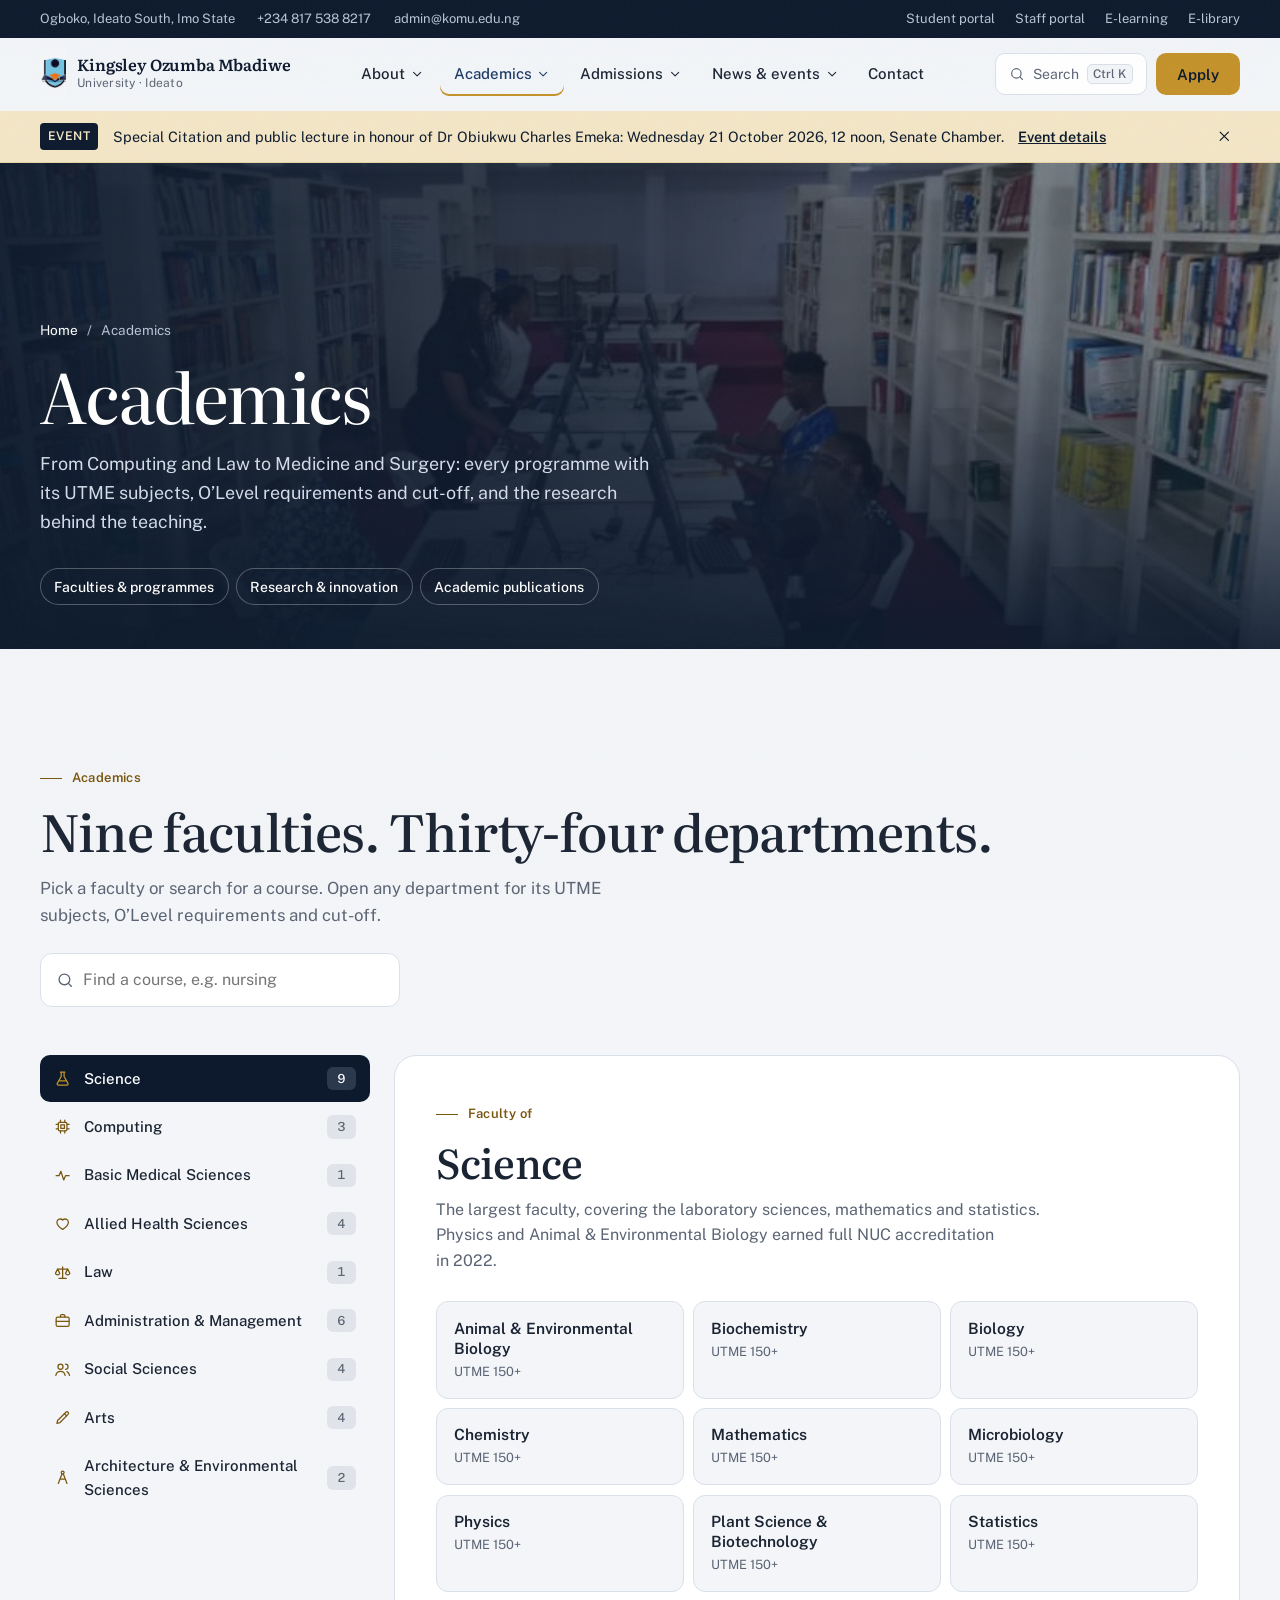
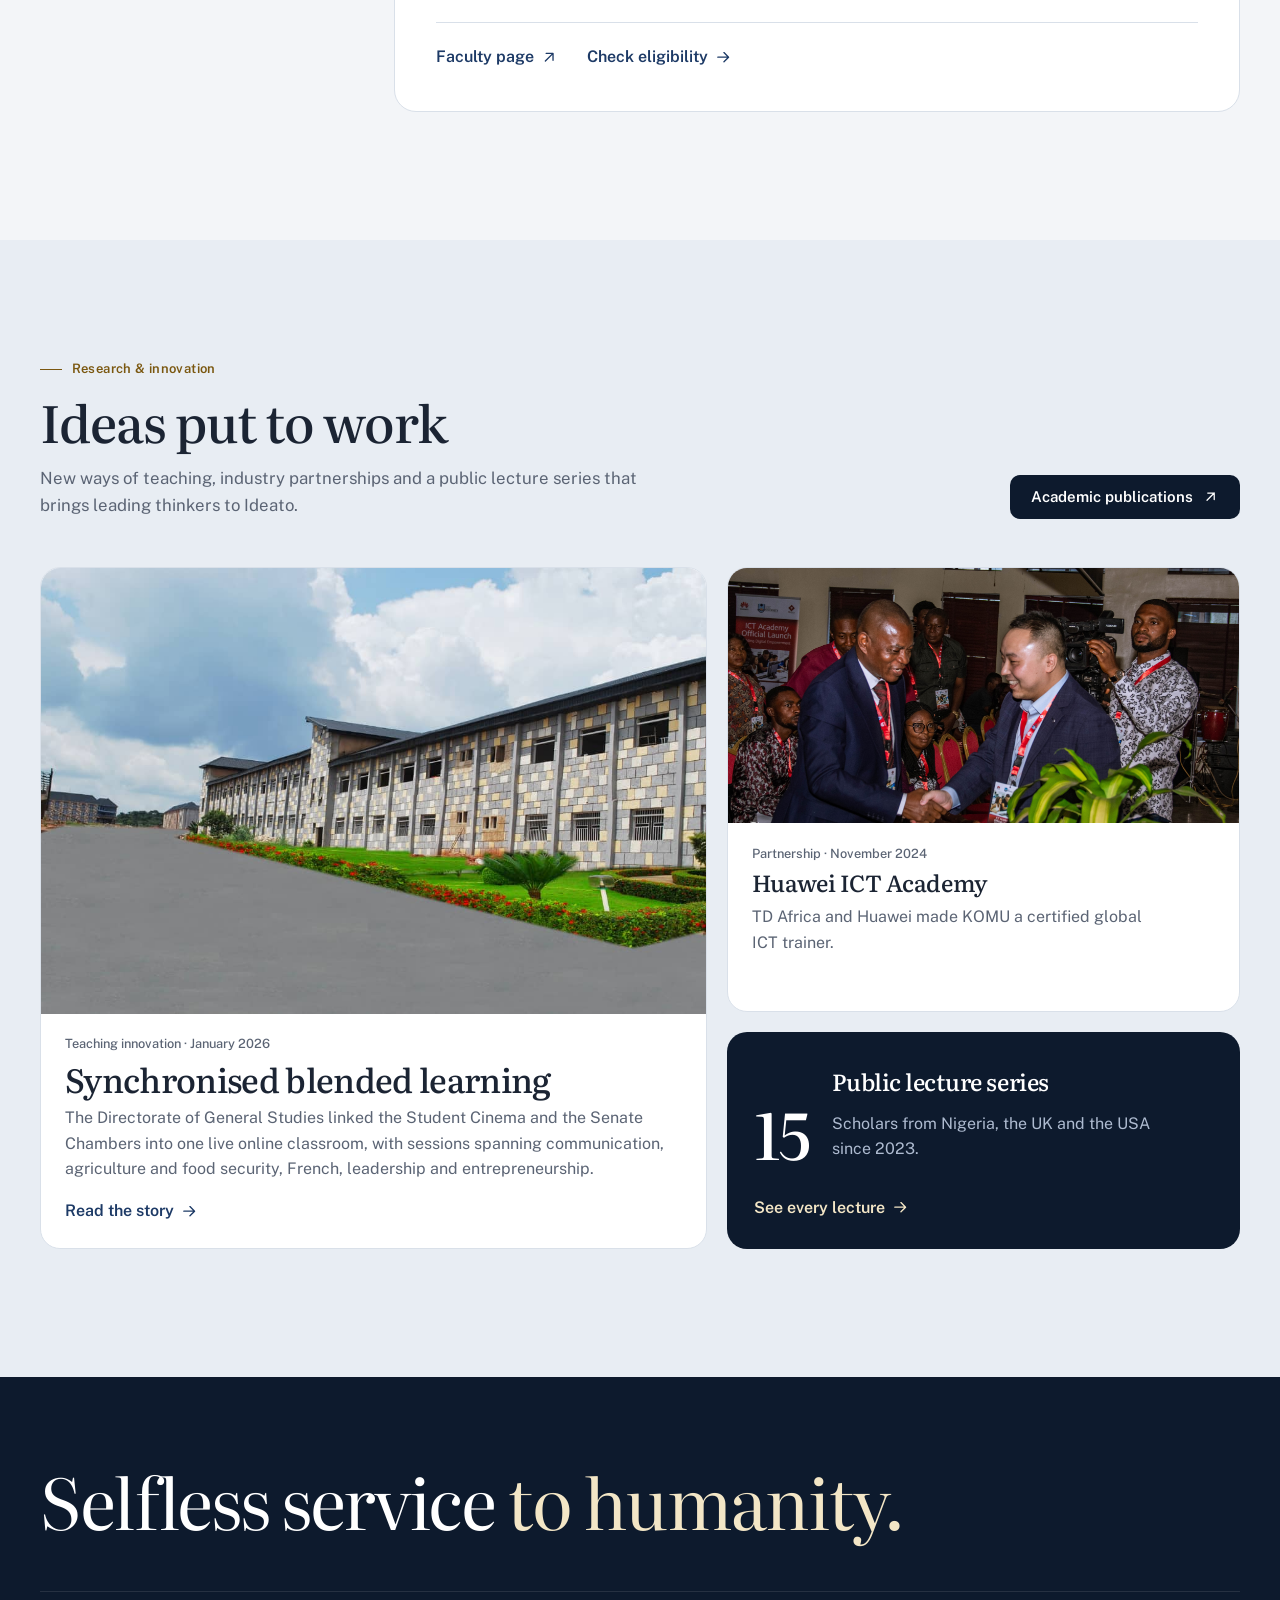
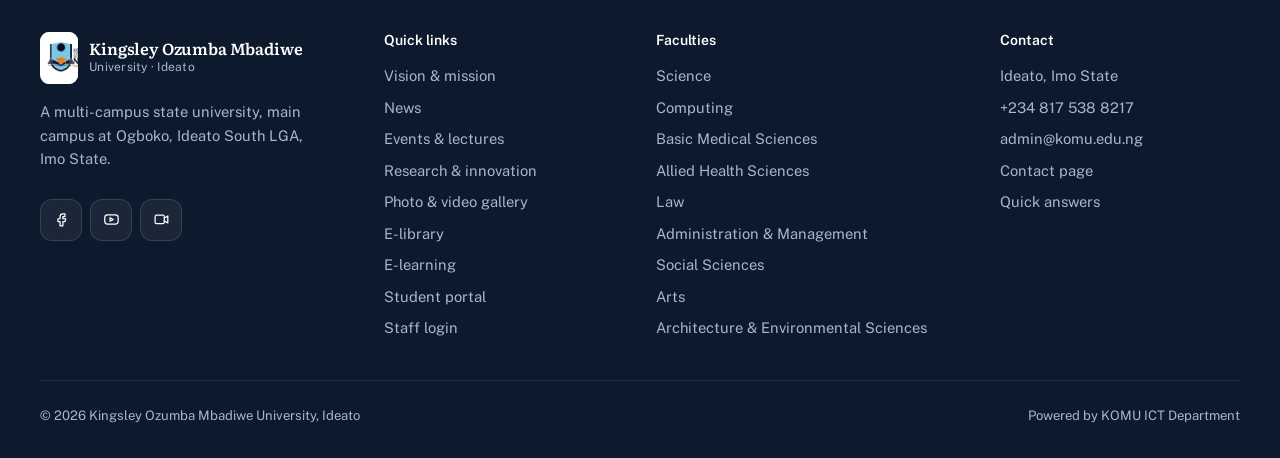
<file: komu-redesign/academics.html>
<!doctype html>
<html lang="en">
<head>
<meta charset="utf-8">
<meta name="viewport" content="width=device-width,initial-scale=1">
<title>Academics · KOMU</title>
<meta name="description" content="Nine faculties and thirty-four departments: UTME subjects, O’Level requirements and cut-offs for every KOMU programme, plus research and innovation.">
<meta property="og:title" content="Academics · KOMU">
<meta property="og:description" content="Nine faculties and thirty-four departments: UTME subjects, O’Level requirements and cut-offs for every KOMU programme, plus research and innovation.">
<meta property="og:image" content="https://komu.edu.ng/storage/activities/May2026/01KSZCG3NYQ2Z2ZHVYJPVYPME8.png">
<meta name="theme-color" content="#0d1a2d">
<meta name="robots" content="noindex, nofollow">
<link rel="icon" href="images/01KFVKTD6CNY2FJKF1RFJZCM0F.png">
<link rel="preconnect" href="https://fonts.googleapis.com">
<link rel="preconnect" href="https://fonts.gstatic.com" crossorigin>
<link href="https://fonts.googleapis.com/css2?family=Literata:ital,opsz,wght@0,7..72,300..700;1,7..72,400..500&family=Public+Sans:wght@400..700&display=swap" rel="stylesheet">
<link rel="stylesheet" href="styles.css?v=e58e181c">
</head>
<body>
<a class="skip" href="#main">Skip to content</a>

<svg width="0" height="0" style="position:absolute" aria-hidden="true">
  <symbol id="i-arrow" viewBox="0 0 24 24"><path d="M5 12h14M13 6l6 6-6 6"/></symbol>
  <symbol id="i-out" viewBox="0 0 24 24"><path d="M7 17L17 7M8 7h9v9"/></symbol>
  <symbol id="i-up" viewBox="0 0 24 24"><path d="M12 19V5M6 11l6-6 6 6"/></symbol>
  <symbol id="i-search" viewBox="0 0 24 24"><circle cx="11" cy="11" r="7"/><path d="M20 20l-3.5-3.5"/></symbol>
  <symbol id="i-menu" viewBox="0 0 24 24"><path d="M4 7h16M4 12h16M4 17h10"/></symbol>
  <symbol id="i-x" viewBox="0 0 24 24"><path d="M6 6l12 12M18 6L6 18"/></symbol>
  <symbol id="i-chev" viewBox="0 0 24 24"><path d="M6 9l6 6 6-6"/></symbol>
  <symbol id="i-left" viewBox="0 0 24 24"><path d="M15 6l-6 6 6 6"/></symbol>
  <symbol id="i-right" viewBox="0 0 24 24"><path d="M9 6l6 6-6 6"/></symbol>
  <symbol id="i-play" viewBox="0 0 24 24"><path d="M7 5v14l12-7z"/></symbol>
  <symbol id="i-pause" viewBox="0 0 24 24"><path d="M8 5v14M16 5v14"/></symbol>
  <symbol id="i-download" viewBox="0 0 24 24"><path d="M12 4v11M7 10l5 5 5-5M5 20h14"/></symbol>
  <symbol id="i-cal" viewBox="0 0 24 24"><rect x="4" y="5" width="16" height="15" rx="2"/><path d="M8 3v4M16 3v4M4 10h16"/></symbol>
  <symbol id="i-clock" viewBox="0 0 24 24"><circle cx="12" cy="12" r="8.5"/><path d="M12 7.5V12l3 2"/></symbol>
  <symbol id="i-cap" viewBox="0 0 24 24"><path d="M2 9l10-5 10 5-10 5z"/><path d="M6 11v5c0 1.5 2.7 3 6 3s6-1.5 6-3v-5M22 9v6"/></symbol>
  <symbol id="i-book" viewBox="0 0 24 24"><path d="M3 5.5C5.5 4 9 4 12 6c3-2 6.5-2 9-.5V19c-2.5-1.5-6-1.5-9 .5-3-2-6.5-2-9-.5z"/><path d="M12 6v13.5"/></symbol>
  <symbol id="i-screen" viewBox="0 0 24 24"><rect x="4" y="5" width="16" height="11" rx="1.5"/><path d="M2 19h20"/></symbol>
  <symbol id="i-file" viewBox="0 0 24 24"><path d="M14 3H7a2 2 0 0 0-2 2v14a2 2 0 0 0 2 2h10a2 2 0 0 0 2-2V8z"/><path d="M14 3v5h5M9 13h6M9 17h4"/></symbol>
  <symbol id="i-list" viewBox="0 0 24 24"><path d="M9 6h11M9 12h11M9 18h11M4.5 6h.01M4.5 12h.01M4.5 18h.01"/></symbol>
  <symbol id="i-users" viewBox="0 0 24 24"><circle cx="9" cy="8" r="3.5"/><path d="M2.5 20c.8-3.5 3.4-5.5 6.5-5.5s5.7 2 6.5 5.5M16 4.5a3.5 3.5 0 0 1 0 7M18 14.8c1.9.7 3.1 2.5 3.5 5.2"/></symbol>
  <symbol id="i-id" viewBox="0 0 24 24"><rect x="3" y="5" width="18" height="14" rx="2"/><circle cx="9" cy="11" r="2"/><path d="M6 16c.6-1.4 1.7-2 3-2s2.4.6 3 2M15 10h3M15 13h3"/></symbol>
  <symbol id="i-gauge" viewBox="0 0 24 24"><path d="M4 18a8 8 0 1 1 16 0"/><path d="M12 18l4-5"/></symbol>
  <symbol id="i-video" viewBox="0 0 24 24"><rect x="3" y="6" width="13" height="12" rx="2"/><path d="M16 10l5-3v10l-5-3"/></symbol>
  <symbol id="i-pin" viewBox="0 0 24 24"><path d="M12 21s-7-6.2-7-11.5a7 7 0 0 1 14 0C19 14.8 12 21 12 21z"/><circle cx="12" cy="9.5" r="2.5"/></symbol>
  <symbol id="i-phone" viewBox="0 0 24 24"><path d="M5 4h3l2 5-2.5 1.5a11 11 0 0 0 6 6L15 14l5 2v3a2 2 0 0 1-2 2A16 16 0 0 1 3 6a2 2 0 0 1 2-2"/></symbol>
  <symbol id="i-mail" viewBox="0 0 24 24"><rect x="3" y="5" width="18" height="14" rx="2"/><path d="M3 7l9 6 9-6"/></symbol>
  <symbol id="i-building" viewBox="0 0 24 24"><path d="M4 21V8l8-5 8 5v13M9 21v-6h6v6M3 21h18"/></symbol>
  <symbol id="i-check" viewBox="0 0 24 24"><path d="M5 12.5l4.5 4.5L19 7"/></symbol>
  <symbol id="i-alert" viewBox="0 0 24 24"><circle cx="12" cy="12" r="9"/><path d="M12 7.5v5.5M12 16.5v.01"/></symbol>
  <symbol id="i-info" viewBox="0 0 24 24"><circle cx="12" cy="12" r="9"/><path d="M12 11v5.5M12 7.5v.01"/></symbol>
  <symbol id="i-mic" viewBox="0 0 24 24"><rect x="9" y="3" width="6" height="11" rx="3"/><path d="M5.5 11a6.5 6.5 0 0 0 13 0M12 17.5V21M8.5 21h7"/></symbol>
  <symbol id="i-yt" viewBox="0 0 24 24"><rect x="2.5" y="5.5" width="19" height="13" rx="4"/><path d="M10 9.5v5l4.5-2.5z"/></symbol>
  <symbol id="i-fb" viewBox="0 0 24 24"><path d="M14 8h3V4h-3a4 4 0 0 0-4 4v3H7v4h3v6h4v-6h3l1-4h-4V8.5a.5.5 0 0 1 .5-.5z"/></symbol>
  <symbol id="i-flask" viewBox="0 0 24 24"><path d="M9 3h6M10 3v6L4.6 18.6A1.6 1.6 0 0 0 6 21h12a1.6 1.6 0 0 0 1.4-2.4L14 9V3"/><path d="M7.6 15h8.8"/></symbol>
  <symbol id="i-cpu" viewBox="0 0 24 24"><rect x="6" y="6" width="12" height="12" rx="2"/><rect x="9.5" y="9.5" width="5" height="5"/><path d="M9 3v3M15 3v3M9 18v3M15 18v3M3 9h3M3 15h3M18 9h3M18 15h3"/></symbol>
  <symbol id="i-pulse" viewBox="0 0 24 24"><path d="M3 12h4l2.5-6 4 12 2.5-6H21"/></symbol>
  <symbol id="i-heart" viewBox="0 0 24 24"><path d="M12 20s-8-4.7-8-10.3A4.7 4.7 0 0 1 12 7a4.7 4.7 0 0 1 8 2.7C20 15.3 12 20 12 20z"/></symbol>
  <symbol id="i-scale" viewBox="0 0 24 24"><path d="M12 4v16M7 20h10M5 7h14"/><path d="M5 7l-3 6a3.2 3.2 0 0 0 6 0zM19 7l-3 6a3.2 3.2 0 0 0 6 0z"/></symbol>
  <symbol id="i-briefcase" viewBox="0 0 24 24"><rect x="3" y="7" width="18" height="13" rx="2"/><path d="M9 7V5a1.5 1.5 0 0 1 1.5-1.5h3A1.5 1.5 0 0 1 15 5v2M3 13h18"/></symbol>
  <symbol id="i-pen" viewBox="0 0 24 24"><path d="M4 20l1-4L16.5 4.5a2 2 0 0 1 3 3L8 19z"/><path d="M14.5 6.5l3 3"/></symbol>
  <symbol id="i-compass" viewBox="0 0 24 24"><circle cx="12" cy="5" r="2"/><path d="M11 7L6 20M13 7l5 13M8.3 14h7.4"/></symbol>
</svg>

<div class="util">
  <div class="wrap util-in">
    <span class="hide-sm">Ogboko, Ideato South, Imo State</span>
    <a class="hide-sm" href="tel:+2348175388217">+234 817 538 8217</a>
    <a class="hide-sm" href="mailto:admin@komu.edu.ng">admin@komu.edu.ng</a>
    <nav class="util-links" aria-label="Portals">
      <a href="https://komu.edu.ng/students/login" target="_blank" rel="noopener">Student portal</a>
      <a href="https://komu.edu.ng/staff/dashboard/login" target="_blank" rel="noopener">Staff portal</a>
      <a href="https://elearning.komu.edu.ng/" target="_blank" rel="noopener">E-learning</a>
      <a href="https://komu.my-library.com.ng/" target="_blank" rel="noopener">E-library</a>
    </nav>
  </div>
</div>

<header class="hdr" id="hdr">
  <div class="wrap hdr-in">
    <a class="brand" href="index.html" aria-label="KOMU home">
      <span class="crest"><img src="images/01KFVKTD6CNY2FJKF1RFJZCM0F.png" alt=""></span>
      <span><b>Kingsley Ozumba Mbadiwe</b><small>University · Ideato</small></span>
    </a>
    <nav class="nav" aria-label="Main">
      <ul>
        <li class="dd"><a href="index.html#about" data-sec="about leadership">About <svg class="ico"><use href="#i-chev"/></svg></a>
          <div class="menu">
            <a href="index.html#about"><span>Vision &amp; mission<small>Philosophy, core values and crest</small></span></a>
            <a href="index.html#charter"><span>Charter &amp; objectives<small>Establishment law and mandate</small></span></a>
            <a href="index.html#history"><span>Our history<small>From Eastern Palm University to KOMU</small></span></a>
            <a href="index.html#leadership"><span>Principal officers<small>Vice-Chancellor, Registrar, Bursar and more</small></span></a>
            <hr>
            <a href="https://komu.edu.ng/staff/directory/index" target="_blank" rel="noopener">Academic staff directory</a>
            <a href="https://komu.edu.ng/staff/directory/non-academic" target="_blank" rel="noopener">Non-academic staff directory</a>
          </div>
        </li>
        <li class="dd"><a href="academics.html" data-nav="academics" aria-current="page">Academics <svg class="ico"><use href="#i-chev"/></svg></a>
          <div class="menu menu-mega" id="megaFac"></div>
        </li>
        <li class="dd"><a href="admissions.html" data-nav="admissions">Admissions <svg class="ico"><use href="#i-chev"/></svg></a>
          <div class="menu" id="megaAdm"></div>
        </li>
        <li class="dd"><a href="news.html" data-nav="news" data-sec="news events">News &amp; events <svg class="ico"><use href="#i-chev"/></svg></a>
          <div class="menu">
            <a href="news.html"><span>Latest news<small>Every story, with the full archive</small></span></a>
            <a href="index.html#events"><span>Upcoming event<small>Special Citation, 21 October 2026</small></span></a>
            <a href="index.html#lectures"><span>Public lecture series<small>15 lectures since October 2023</small></span></a>
            <a href="gallery.html"><span>Photo &amp; video gallery<small>Campus, events and leadership</small></span></a>
          </div>
        </li>
        <li><a href="contact.html" data-nav="contact">Contact</a></li>
      </ul>
    </nav>
    <div class="hdr-act">
      <button class="search-btn" id="openSearch" aria-label="Search the site"><svg class="ico"><use href="#i-search"/></svg><span>Search</span><kbd>Ctrl K</kbd></button>
      <a class="btn btn-gold" href="admissions.html">Apply</a>
      <button class="icon-btn" id="openNav" aria-label="Open menu"><svg class="ico"><use href="#i-menu"/></svg></button>
    </div>
  </div>
</header>

<div class="notice" id="notice" role="region" aria-label="Announcement">
  <div class="wrap notice-in">
    <span class="flag">EVENT</span>
    <p>Special Citation and public lecture in honour of Dr Obiukwu Charles Emeka: Wednesday 21 October 2026, 12 noon, Senate Chamber.</p>
    <a href="index.html#events">Event details</a>
    <button id="closeNotice" aria-label="Dismiss announcement"><svg class="ico"><use href="#i-x"/></svg></button>
  </div>
</div>

<main id="main">
  <section class="page-hero">
    <img src="images/gallery-photos/01KSZWEHPM0V02BZHCVX04KCM4.jpeg" alt="" style="object-position:50% 40%">
    <div class="wrap ph-in">
      <nav class="crumbs" aria-label="Breadcrumb"><a href="index.html">Home</a><span aria-hidden="true">/</span><span aria-current="page">Academics</span></nav>
      <h1>Academics</h1>
      <p class="lede">From Computing and Law to Medicine and Surgery: every programme with its UTME subjects, O’Level requirements and cut-off, and the research behind the teaching.</p>
      <nav class="subnav" aria-label="On this page"><a href="#faculties">Faculties &amp; programmes</a><a href="#research">Research &amp; innovation</a><a href="https://komu.edu.ng/publications/index">Academic publications</a></nav>
    </div>
  </section>

  <section class="section" id="faculties" aria-labelledby="acad-h">
    <div class="wrap">
      <div class="sec-head row rv">
        <div>
          <p class="eyebrow">Academics</p>
          <h2 id="acad-h">Nine faculties. Thirty-four departments.</h2>
          <p class="sub">Pick a faculty or search for a course. Open any department for its UTME subjects, O’Level requirements and cut-off.</p>
        </div>
        <label class="find"><svg class="ico"><use href="#i-search"/></svg><input id="deptSearch" type="search" placeholder="Find a course, e.g. nursing" aria-label="Find a department" autocomplete="off"></label>
      </div>
      <div class="fx rv">
        <div class="fx-list" role="tablist" aria-orientation="vertical" aria-label="Faculties" id="facTabs"></div>
        <div class="fx-panel" id="facPanel" role="tabpanel" aria-live="polite"></div>
      </div>
    </div>
  </section>

  <section class="section alt" id="research" aria-labelledby="research-h">
    <div class="wrap">
      <div class="sec-head row rv">
        <div><p class="eyebrow">Research &amp; innovation</p><h2 id="research-h">Ideas put to work</h2><p class="sub">New ways of teaching, industry partnerships and a public lecture series that brings leading thinkers to Ideato.</p></div>
        <a class="btn btn-ink" href="https://komu.edu.ng/publications/index" target="_blank" rel="noopener">Academic publications <svg class="ico"><use href="#i-out"/></svg></a>
      </div>
      <div class="rs-grid rv">
        <article class="rs rs-lead">
          <img src="images/activities/January2026/01KFWN00NYFV4TF6S82VTSM70Y.jpeg" alt="" loading="lazy">
          <div class="rb">
            <small class="meta">Teaching innovation · January 2026</small>
            <h3><button class="stretch" data-news="112">Synchronised blended learning</button></h3>
            <p>The Directorate of General Studies linked the Student Cinema and the Senate Chambers into one live online classroom, with sessions spanning communication, agriculture and food security, French, leadership and entrepreneurship.</p>
            <span class="more">Read the story <svg class="ico"><use href="#i-arrow"/></svg></span>
          </div>
        </article>
        <article class="rs">
          <img src="images/activities/May2026/01KSZDWBKV2XJCJT4T1T8STZDG.jpg" alt="" loading="lazy">
          <div class="rb">
            <small class="meta">Partnership · November 2024</small>
            <h3><button class="stretch" data-news="94">Huawei ICT Academy</button></h3>
            <p>TD Africa and Huawei made KOMU a certified global ICT trainer.</p>
          </div>
        </article>
        <article class="rs rs-dark">
          <b>15</b>
          <h3><a class="stretch" href="index.html#lectures">Public lecture series</a></h3>
          <p>Scholars from Nigeria, the UK and the USA since 2023.</p>
          <span class="more">See every lecture <svg class="ico"><use href="#i-arrow"/></svg></span>
        </article>
      </div>
    </div>
  </section>
</main>

<footer class="ft">
  <div class="wrap">
    <p class="ft-motto">Selfless service <span>to humanity.</span></p>
    <div class="ft-grid">
      <div>
        <a class="brand" href="index.html"><span class="crest"><img src="images/01KFVKTD6CNY2FJKF1RFJZCM0F.png" alt=""></span><span><b>Kingsley Ozumba Mbadiwe</b><small>University · Ideato</small></span></a>
        <p class="ft-about">A multi-campus state university, main campus at Ogboko, Ideato South LGA, Imo State.</p>
        <div class="socials">
          <a href="https://web.facebook.com/K.O.Mbadiwe/" target="_blank" rel="noopener" aria-label="KOMU on Facebook"><svg class="ico"><use href="#i-fb"/></svg></a>
          <a href="https://www.youtube.com/channel/UCyTDJYUrCnQJNWkQHArXHZQ" target="_blank" rel="noopener" aria-label="KOMU on YouTube"><svg class="ico"><use href="#i-yt"/></svg></a>
          <a href="https://meet.google.com/npy-vxhz-zcc" target="_blank" rel="noopener" aria-label="KOMU Google Meet room"><svg class="ico"><use href="#i-video"/></svg></a>
        </div>
      </div>
      <div>
        <h3>Quick links</h3>
        <ul>
          <li><a href="index.html#about">Vision &amp; mission</a></li>
          <li><a href="news.html">News</a></li>
          <li><a href="index.html#events">Events &amp; lectures</a></li>
          <li><a href="academics.html#research">Research &amp; innovation</a></li>
          <li><a href="gallery.html">Photo &amp; video gallery</a></li>
          <li><a href="https://komu.my-library.com.ng/" target="_blank" rel="noopener">E-library</a></li>
          <li><a href="https://elearning.komu.edu.ng/" target="_blank" rel="noopener">E-learning</a></li>
          <li><a href="https://komu.edu.ng/students/login" target="_blank" rel="noopener">Student portal</a></li>
          <li><a href="https://komu.edu.ng/staff/dashboard/login" target="_blank" rel="noopener">Staff login</a></li>
        </ul>
      </div>
      <div>
        <h3>Faculties</h3>
        <ul id="ftFac"></ul>
      </div>
      <div>
        <h3>Contact</h3>
        <ul>
          <li>Ideato, Imo State</li>
          <li><a href="tel:+2348175388217">+234 817 538 8217</a></li>
          <li><a href="mailto:admin@komu.edu.ng">admin@komu.edu.ng</a></li>
          <li><a href="contact.html">Contact page</a></li>
          <li><a href="contact.html#help">Quick answers</a></li>
        </ul>
      </div>
    </div>
    <div class="ft-bottom">
      <span>© 2026 Kingsley Ozumba Mbadiwe University, Ideato</span>
      <span>Powered by KOMU ICT Department</span>
    </div>
  </div>
</footer>

<button class="totop" id="toTop" aria-label="Back to top"><svg class="ico"><use href="#i-up"/></svg></button>

<dialog class="drawer" id="drawer" aria-label="Details">
  <div class="dr-head"><button class="x" data-close aria-label="Close"><svg class="ico"><use href="#i-x"/></svg></button></div>
  <div class="dr-body" id="drBody"></div>
</dialog>

<dialog class="drawer left" id="navDlg" aria-label="Menu">
  <div class="dr-head"><a class="brand" href="index.html"><span class="crest"><img src="images/01KFVKTD6CNY2FJKF1RFJZCM0F.png" alt=""></span><span><b>KOMU</b><small>Ideato</small></span></a><button class="x" data-close aria-label="Close menu"><svg class="ico"><use href="#i-x"/></svg></button></div>
  <nav class="dr-body mnav" aria-label="Mobile">
    <a href="index.html" data-nav="index">Home</a><a href="index.html#about">About</a><a href="index.html#leadership">Principal officers</a><a href="academics.html" data-nav="academics" aria-current="page">Academics</a><a href="academics.html#research">Research</a><a href="admissions.html" data-nav="admissions">Admissions</a><a href="admissions.html#eligibility">Eligibility checker</a><a href="news.html" data-nav="news">News</a><a href="index.html#events">Events &amp; lectures</a><a href="gallery.html" data-nav="gallery">Gallery</a><a href="contact.html" data-nav="contact">Contact</a>
    <h3>Portals</h3>
    <div class="small">
      <a href="https://komu.edu.ng/students/login" target="_blank" rel="noopener">Student portal</a>
      <a href="https://komu.edu.ng/staff/dashboard/login" target="_blank" rel="noopener">Staff portal</a>
      <a href="https://elearning.komu.edu.ng/" target="_blank" rel="noopener">E-learning</a>
      <a href="https://komu.my-library.com.ng/" target="_blank" rel="noopener">E-library</a>
    </div>
  </nav>
</dialog>

<dialog class="lightbox" id="lightbox" aria-label="Media viewer">
  <figure>
    <div id="lbMedia"></div>
    <figcaption><span id="lbCap"></span>
      <span class="lb-nav">
        <button id="lbPrev" aria-label="Previous"><svg class="ico"><use href="#i-left"/></svg></button>
        <button id="lbNext" aria-label="Next"><svg class="ico"><use href="#i-right"/></svg></button>
        <a id="lbDl" href="#" download aria-label="Download"><svg class="ico"><use href="#i-download"/></svg></a>
        <button data-close aria-label="Close viewer"><svg class="ico"><use href="#i-x"/></svg></button>
      </span>
    </figcaption>
  </figure>
</dialog>

<dialog class="palette" id="searchDlg" aria-label="Search">
  <div class="pal-in"><svg class="ico"><use href="#i-search"/></svg><input id="q" placeholder="Search courses, portals, people, events" aria-label="Search" role="combobox" aria-expanded="true" aria-controls="qRes" autocomplete="off"><kbd>Esc</kbd></div>
  <ul class="pal-res" id="qRes" role="listbox"></ul>
  <div class="pal-foot"><span>↑ ↓ to move</span><span>Enter to open</span></div>
</dialog>

<script src="news-data.js?v=62f4bbbb"></script>
<script src="site.js?v=f85f7a09"></script>
</body>
</html>
</file>
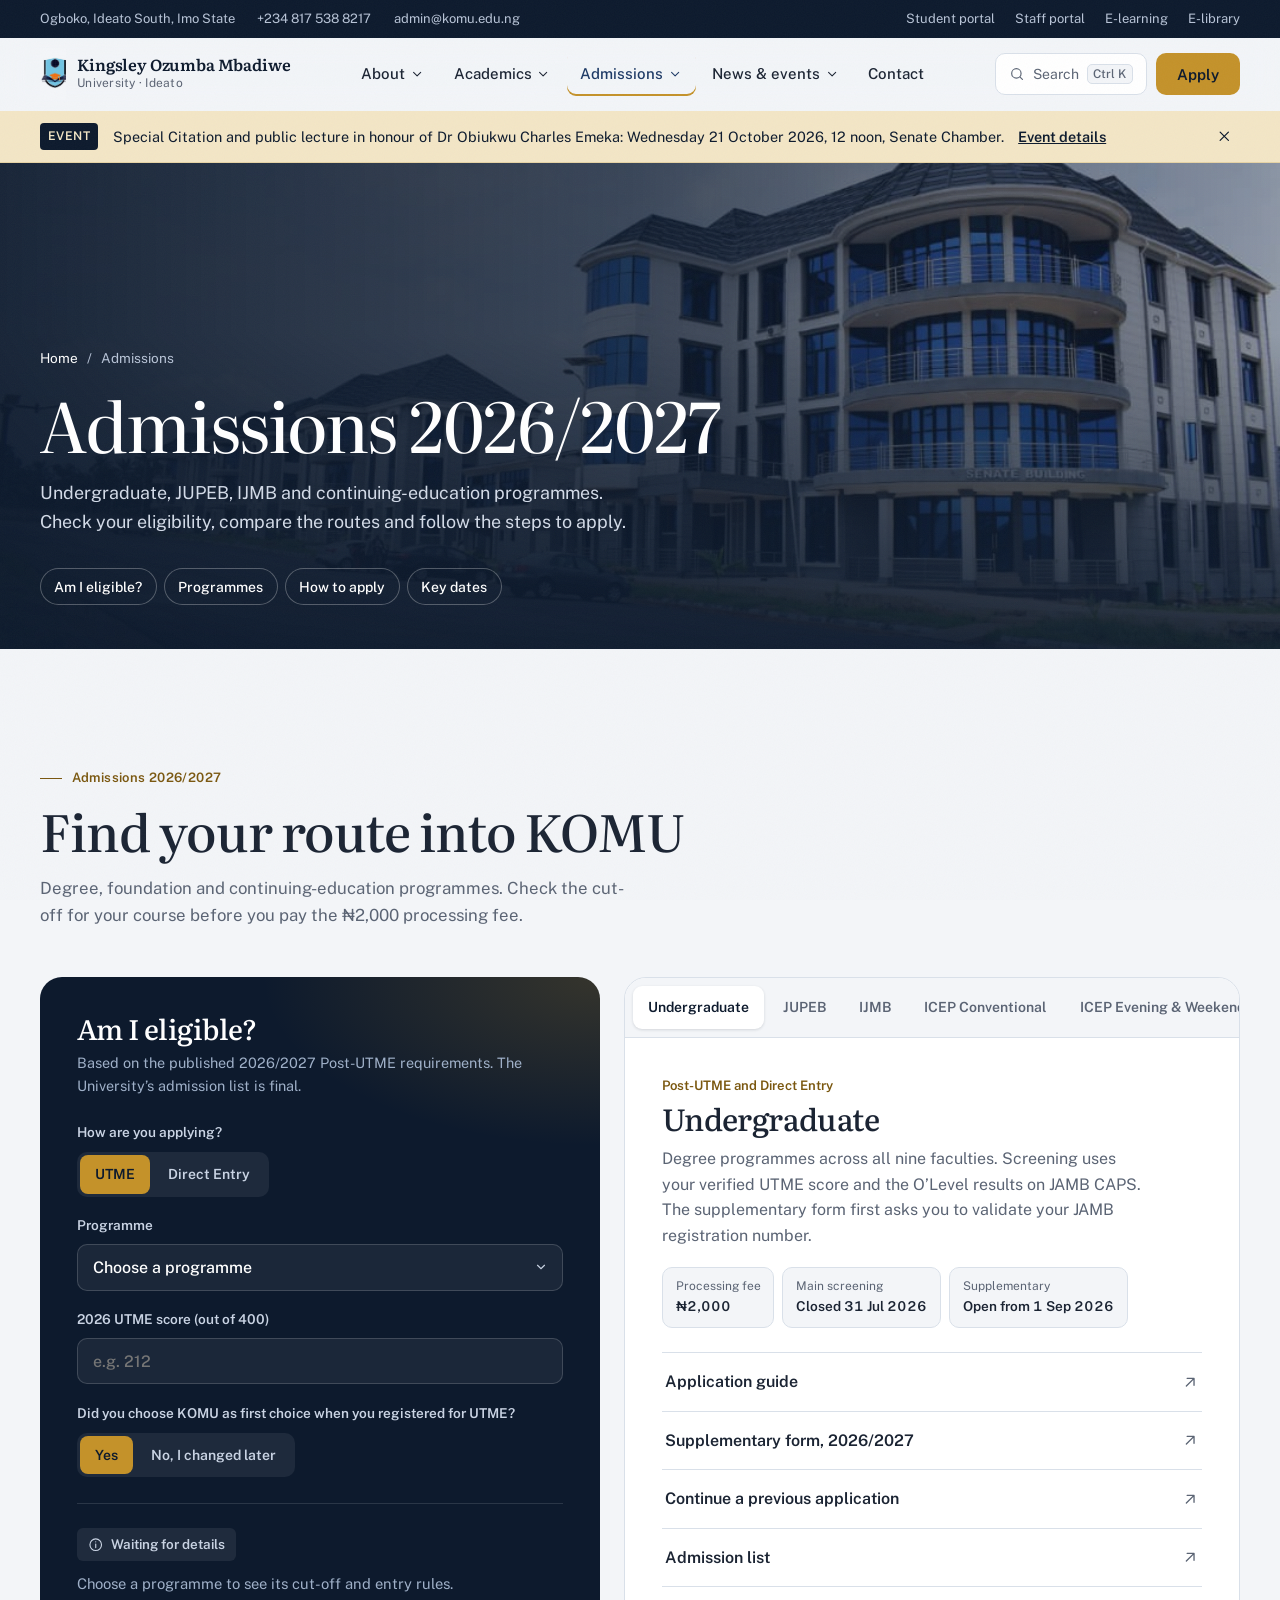
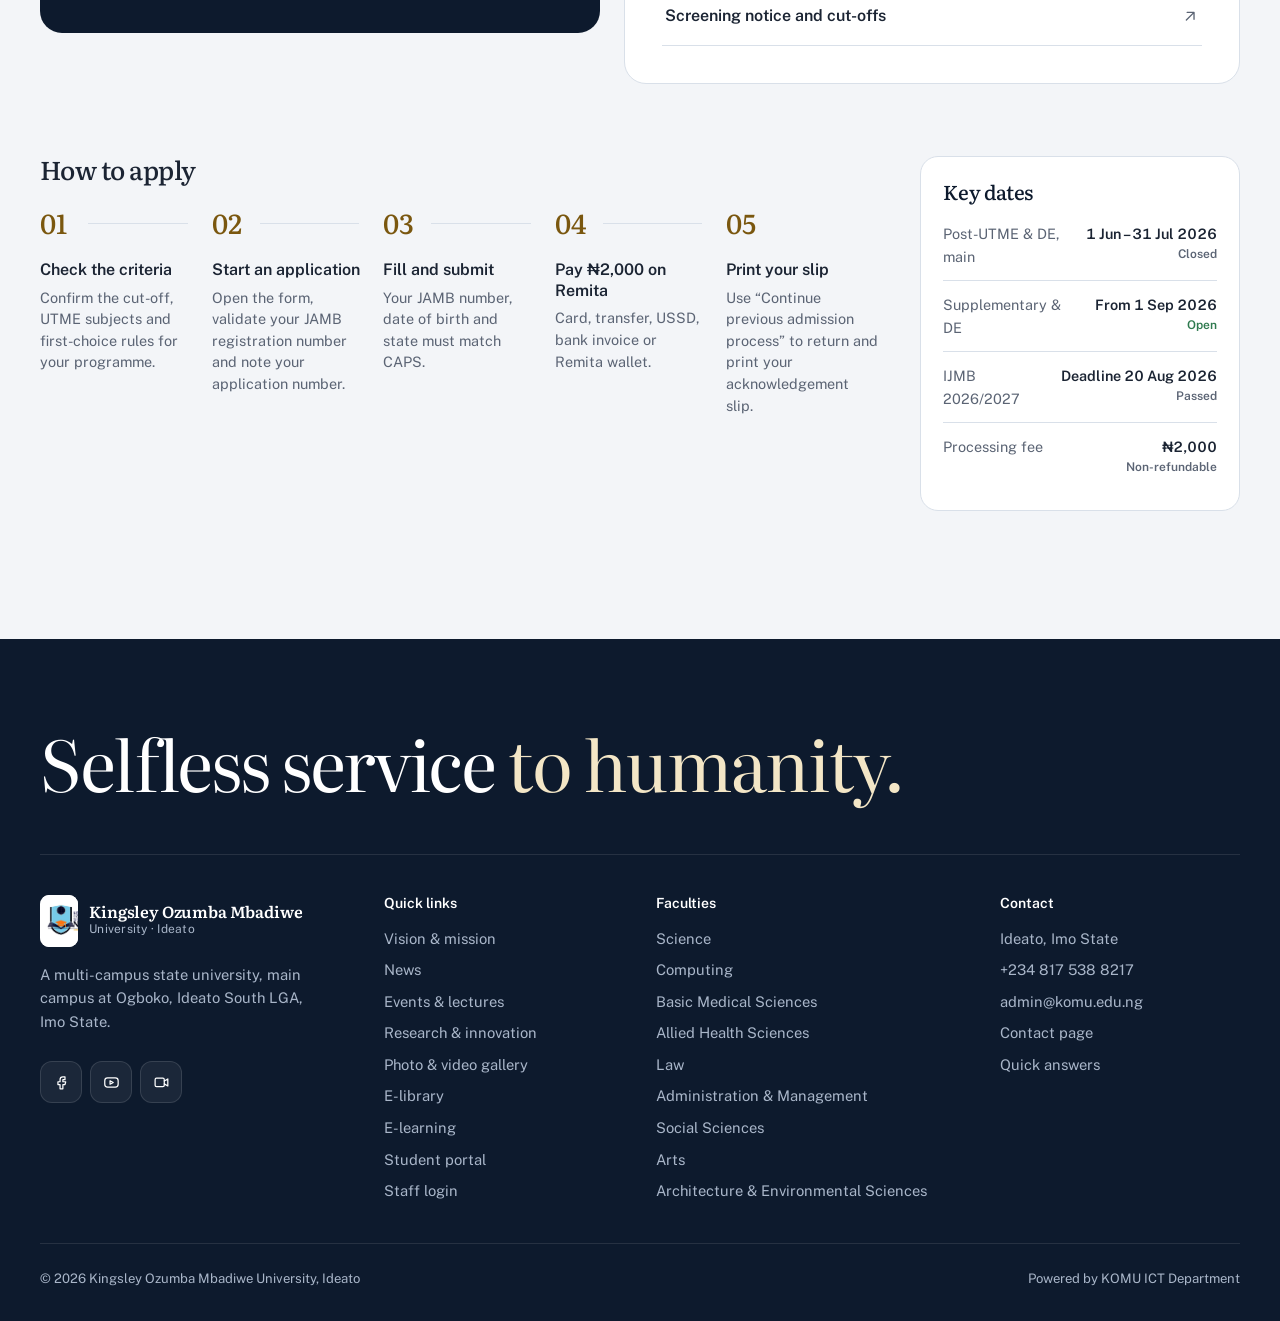
<file: komu-redesign/admissions.html>
<!doctype html>
<html lang="en">
<head>
<meta charset="utf-8">
<meta name="viewport" content="width=device-width,initial-scale=1">
<title>Admissions 2026/2027 · KOMU</title>
<meta name="description" content="Check your eligibility and compare undergraduate, JUPEB, IJMB and ICEP routes into Kingsley Ozumba Mbadiwe University.">
<meta property="og:title" content="Admissions 2026/2027 · KOMU">
<meta property="og:description" content="Check your eligibility and compare undergraduate, JUPEB, IJMB and ICEP routes into Kingsley Ozumba Mbadiwe University.">
<meta property="og:image" content="https://komu.edu.ng/storage/activities/May2026/01KSZCG3NYQ2Z2ZHVYJPVYPME8.png">
<meta name="theme-color" content="#0d1a2d">
<meta name="robots" content="noindex, nofollow">
<link rel="icon" href="images/01KFVKTD6CNY2FJKF1RFJZCM0F.png">
<link rel="preconnect" href="https://fonts.googleapis.com">
<link rel="preconnect" href="https://fonts.gstatic.com" crossorigin>
<link href="https://fonts.googleapis.com/css2?family=Literata:ital,opsz,wght@0,7..72,300..700;1,7..72,400..500&family=Public+Sans:wght@400..700&display=swap" rel="stylesheet">
<link rel="stylesheet" href="styles.css?v=e58e181c">
</head>
<body>
<a class="skip" href="#main">Skip to content</a>

<svg width="0" height="0" style="position:absolute" aria-hidden="true">
  <symbol id="i-arrow" viewBox="0 0 24 24"><path d="M5 12h14M13 6l6 6-6 6"/></symbol>
  <symbol id="i-out" viewBox="0 0 24 24"><path d="M7 17L17 7M8 7h9v9"/></symbol>
  <symbol id="i-up" viewBox="0 0 24 24"><path d="M12 19V5M6 11l6-6 6 6"/></symbol>
  <symbol id="i-search" viewBox="0 0 24 24"><circle cx="11" cy="11" r="7"/><path d="M20 20l-3.5-3.5"/></symbol>
  <symbol id="i-menu" viewBox="0 0 24 24"><path d="M4 7h16M4 12h16M4 17h10"/></symbol>
  <symbol id="i-x" viewBox="0 0 24 24"><path d="M6 6l12 12M18 6L6 18"/></symbol>
  <symbol id="i-chev" viewBox="0 0 24 24"><path d="M6 9l6 6 6-6"/></symbol>
  <symbol id="i-left" viewBox="0 0 24 24"><path d="M15 6l-6 6 6 6"/></symbol>
  <symbol id="i-right" viewBox="0 0 24 24"><path d="M9 6l6 6-6 6"/></symbol>
  <symbol id="i-play" viewBox="0 0 24 24"><path d="M7 5v14l12-7z"/></symbol>
  <symbol id="i-pause" viewBox="0 0 24 24"><path d="M8 5v14M16 5v14"/></symbol>
  <symbol id="i-download" viewBox="0 0 24 24"><path d="M12 4v11M7 10l5 5 5-5M5 20h14"/></symbol>
  <symbol id="i-cal" viewBox="0 0 24 24"><rect x="4" y="5" width="16" height="15" rx="2"/><path d="M8 3v4M16 3v4M4 10h16"/></symbol>
  <symbol id="i-clock" viewBox="0 0 24 24"><circle cx="12" cy="12" r="8.5"/><path d="M12 7.5V12l3 2"/></symbol>
  <symbol id="i-cap" viewBox="0 0 24 24"><path d="M2 9l10-5 10 5-10 5z"/><path d="M6 11v5c0 1.5 2.7 3 6 3s6-1.5 6-3v-5M22 9v6"/></symbol>
  <symbol id="i-book" viewBox="0 0 24 24"><path d="M3 5.5C5.5 4 9 4 12 6c3-2 6.5-2 9-.5V19c-2.5-1.5-6-1.5-9 .5-3-2-6.5-2-9-.5z"/><path d="M12 6v13.5"/></symbol>
  <symbol id="i-screen" viewBox="0 0 24 24"><rect x="4" y="5" width="16" height="11" rx="1.5"/><path d="M2 19h20"/></symbol>
  <symbol id="i-file" viewBox="0 0 24 24"><path d="M14 3H7a2 2 0 0 0-2 2v14a2 2 0 0 0 2 2h10a2 2 0 0 0 2-2V8z"/><path d="M14 3v5h5M9 13h6M9 17h4"/></symbol>
  <symbol id="i-list" viewBox="0 0 24 24"><path d="M9 6h11M9 12h11M9 18h11M4.5 6h.01M4.5 12h.01M4.5 18h.01"/></symbol>
  <symbol id="i-users" viewBox="0 0 24 24"><circle cx="9" cy="8" r="3.5"/><path d="M2.5 20c.8-3.5 3.4-5.5 6.5-5.5s5.7 2 6.5 5.5M16 4.5a3.5 3.5 0 0 1 0 7M18 14.8c1.9.7 3.1 2.5 3.5 5.2"/></symbol>
  <symbol id="i-id" viewBox="0 0 24 24"><rect x="3" y="5" width="18" height="14" rx="2"/><circle cx="9" cy="11" r="2"/><path d="M6 16c.6-1.4 1.7-2 3-2s2.4.6 3 2M15 10h3M15 13h3"/></symbol>
  <symbol id="i-gauge" viewBox="0 0 24 24"><path d="M4 18a8 8 0 1 1 16 0"/><path d="M12 18l4-5"/></symbol>
  <symbol id="i-video" viewBox="0 0 24 24"><rect x="3" y="6" width="13" height="12" rx="2"/><path d="M16 10l5-3v10l-5-3"/></symbol>
  <symbol id="i-pin" viewBox="0 0 24 24"><path d="M12 21s-7-6.2-7-11.5a7 7 0 0 1 14 0C19 14.8 12 21 12 21z"/><circle cx="12" cy="9.5" r="2.5"/></symbol>
  <symbol id="i-phone" viewBox="0 0 24 24"><path d="M5 4h3l2 5-2.5 1.5a11 11 0 0 0 6 6L15 14l5 2v3a2 2 0 0 1-2 2A16 16 0 0 1 3 6a2 2 0 0 1 2-2"/></symbol>
  <symbol id="i-mail" viewBox="0 0 24 24"><rect x="3" y="5" width="18" height="14" rx="2"/><path d="M3 7l9 6 9-6"/></symbol>
  <symbol id="i-building" viewBox="0 0 24 24"><path d="M4 21V8l8-5 8 5v13M9 21v-6h6v6M3 21h18"/></symbol>
  <symbol id="i-check" viewBox="0 0 24 24"><path d="M5 12.5l4.5 4.5L19 7"/></symbol>
  <symbol id="i-alert" viewBox="0 0 24 24"><circle cx="12" cy="12" r="9"/><path d="M12 7.5v5.5M12 16.5v.01"/></symbol>
  <symbol id="i-info" viewBox="0 0 24 24"><circle cx="12" cy="12" r="9"/><path d="M12 11v5.5M12 7.5v.01"/></symbol>
  <symbol id="i-mic" viewBox="0 0 24 24"><rect x="9" y="3" width="6" height="11" rx="3"/><path d="M5.5 11a6.5 6.5 0 0 0 13 0M12 17.5V21M8.5 21h7"/></symbol>
  <symbol id="i-yt" viewBox="0 0 24 24"><rect x="2.5" y="5.5" width="19" height="13" rx="4"/><path d="M10 9.5v5l4.5-2.5z"/></symbol>
  <symbol id="i-fb" viewBox="0 0 24 24"><path d="M14 8h3V4h-3a4 4 0 0 0-4 4v3H7v4h3v6h4v-6h3l1-4h-4V8.5a.5.5 0 0 1 .5-.5z"/></symbol>
  <symbol id="i-flask" viewBox="0 0 24 24"><path d="M9 3h6M10 3v6L4.6 18.6A1.6 1.6 0 0 0 6 21h12a1.6 1.6 0 0 0 1.4-2.4L14 9V3"/><path d="M7.6 15h8.8"/></symbol>
  <symbol id="i-cpu" viewBox="0 0 24 24"><rect x="6" y="6" width="12" height="12" rx="2"/><rect x="9.5" y="9.5" width="5" height="5"/><path d="M9 3v3M15 3v3M9 18v3M15 18v3M3 9h3M3 15h3M18 9h3M18 15h3"/></symbol>
  <symbol id="i-pulse" viewBox="0 0 24 24"><path d="M3 12h4l2.5-6 4 12 2.5-6H21"/></symbol>
  <symbol id="i-heart" viewBox="0 0 24 24"><path d="M12 20s-8-4.7-8-10.3A4.7 4.7 0 0 1 12 7a4.7 4.7 0 0 1 8 2.7C20 15.3 12 20 12 20z"/></symbol>
  <symbol id="i-scale" viewBox="0 0 24 24"><path d="M12 4v16M7 20h10M5 7h14"/><path d="M5 7l-3 6a3.2 3.2 0 0 0 6 0zM19 7l-3 6a3.2 3.2 0 0 0 6 0z"/></symbol>
  <symbol id="i-briefcase" viewBox="0 0 24 24"><rect x="3" y="7" width="18" height="13" rx="2"/><path d="M9 7V5a1.5 1.5 0 0 1 1.5-1.5h3A1.5 1.5 0 0 1 15 5v2M3 13h18"/></symbol>
  <symbol id="i-pen" viewBox="0 0 24 24"><path d="M4 20l1-4L16.5 4.5a2 2 0 0 1 3 3L8 19z"/><path d="M14.5 6.5l3 3"/></symbol>
  <symbol id="i-compass" viewBox="0 0 24 24"><circle cx="12" cy="5" r="2"/><path d="M11 7L6 20M13 7l5 13M8.3 14h7.4"/></symbol>
</svg>

<div class="util">
  <div class="wrap util-in">
    <span class="hide-sm">Ogboko, Ideato South, Imo State</span>
    <a class="hide-sm" href="tel:+2348175388217">+234 817 538 8217</a>
    <a class="hide-sm" href="mailto:admin@komu.edu.ng">admin@komu.edu.ng</a>
    <nav class="util-links" aria-label="Portals">
      <a href="https://komu.edu.ng/students/login" target="_blank" rel="noopener">Student portal</a>
      <a href="https://komu.edu.ng/staff/dashboard/login" target="_blank" rel="noopener">Staff portal</a>
      <a href="https://elearning.komu.edu.ng/" target="_blank" rel="noopener">E-learning</a>
      <a href="https://komu.my-library.com.ng/" target="_blank" rel="noopener">E-library</a>
    </nav>
  </div>
</div>

<header class="hdr" id="hdr">
  <div class="wrap hdr-in">
    <a class="brand" href="index.html" aria-label="KOMU home">
      <span class="crest"><img src="images/01KFVKTD6CNY2FJKF1RFJZCM0F.png" alt=""></span>
      <span><b>Kingsley Ozumba Mbadiwe</b><small>University · Ideato</small></span>
    </a>
    <nav class="nav" aria-label="Main">
      <ul>
        <li class="dd"><a href="index.html#about" data-sec="about leadership">About <svg class="ico"><use href="#i-chev"/></svg></a>
          <div class="menu">
            <a href="index.html#about"><span>Vision &amp; mission<small>Philosophy, core values and crest</small></span></a>
            <a href="index.html#charter"><span>Charter &amp; objectives<small>Establishment law and mandate</small></span></a>
            <a href="index.html#history"><span>Our history<small>From Eastern Palm University to KOMU</small></span></a>
            <a href="index.html#leadership"><span>Principal officers<small>Vice-Chancellor, Registrar, Bursar and more</small></span></a>
            <hr>
            <a href="https://komu.edu.ng/staff/directory/index" target="_blank" rel="noopener">Academic staff directory</a>
            <a href="https://komu.edu.ng/staff/directory/non-academic" target="_blank" rel="noopener">Non-academic staff directory</a>
          </div>
        </li>
        <li class="dd"><a href="academics.html" data-nav="academics">Academics <svg class="ico"><use href="#i-chev"/></svg></a>
          <div class="menu menu-mega" id="megaFac"></div>
        </li>
        <li class="dd"><a href="admissions.html" data-nav="admissions" aria-current="page">Admissions <svg class="ico"><use href="#i-chev"/></svg></a>
          <div class="menu" id="megaAdm"></div>
        </li>
        <li class="dd"><a href="news.html" data-nav="news" data-sec="news events">News &amp; events <svg class="ico"><use href="#i-chev"/></svg></a>
          <div class="menu">
            <a href="news.html"><span>Latest news<small>Every story, with the full archive</small></span></a>
            <a href="index.html#events"><span>Upcoming event<small>Special Citation, 21 October 2026</small></span></a>
            <a href="index.html#lectures"><span>Public lecture series<small>15 lectures since October 2023</small></span></a>
            <a href="gallery.html"><span>Photo &amp; video gallery<small>Campus, events and leadership</small></span></a>
          </div>
        </li>
        <li><a href="contact.html" data-nav="contact">Contact</a></li>
      </ul>
    </nav>
    <div class="hdr-act">
      <button class="search-btn" id="openSearch" aria-label="Search the site"><svg class="ico"><use href="#i-search"/></svg><span>Search</span><kbd>Ctrl K</kbd></button>
      <a class="btn btn-gold" href="admissions.html">Apply</a>
      <button class="icon-btn" id="openNav" aria-label="Open menu"><svg class="ico"><use href="#i-menu"/></svg></button>
    </div>
  </div>
</header>

<div class="notice" id="notice" role="region" aria-label="Announcement">
  <div class="wrap notice-in">
    <span class="flag">EVENT</span>
    <p>Special Citation and public lecture in honour of Dr Obiukwu Charles Emeka: Wednesday 21 October 2026, 12 noon, Senate Chamber.</p>
    <a href="index.html#events">Event details</a>
    <button id="closeNotice" aria-label="Dismiss announcement"><svg class="ico"><use href="#i-x"/></svg></button>
  </div>
</div>

<main id="main">
  <section class="page-hero">
    <img src="images/gallery-photos/01KSZCCW5GTYFRKS7Q5HFE5NYH.jpeg" alt="">
    <div class="wrap ph-in">
      <nav class="crumbs" aria-label="Breadcrumb"><a href="index.html">Home</a><span aria-hidden="true">/</span><span aria-current="page">Admissions</span></nav>
      <h1>Admissions 2026/2027</h1>
      <p class="lede">Undergraduate, JUPEB, IJMB and continuing-education programmes. Check your eligibility, compare the routes and follow the steps to apply.</p>
      <nav class="subnav" aria-label="On this page"><a href="#eligibility">Am I eligible?</a><a href="#routes">Programmes</a><a href="#how">How to apply</a><a href="#how">Key dates</a></nav>
    </div>
  </section>

  <section class="section" id="admissions" aria-labelledby="adm-h">
    <div class="wrap">
      <div class="sec-head rv">
        <p class="eyebrow">Admissions 2026/2027</p>
        <h2 id="adm-h">Find your route into KOMU</h2>
        <p class="sub">Degree, foundation and continuing-education programmes. Check the cut-off for your course before you pay the ₦2,000 processing fee.</p>
      </div>
      <div class="adm">
        <div class="elig rv" id="eligibility">
          <h3>Am I eligible?</h3>
          <p class="hint">Based on the published 2026/2027 Post-UTME requirements. The University’s admission list is final.</p>
          <form id="eligForm" onsubmit="return false">
            <fieldset>
              <legend>How are you applying?</legend>
              <div class="opts">
                <label><input type="radio" name="mode" value="utme" checked><span>UTME</span></label>
                <label><input type="radio" name="mode" value="de"><span>Direct Entry</span></label>
              </div>
            </fieldset>
            <label class="f">Programme<select id="eProg" name="prog"></select></label>
            <label class="f utme-only">2026 UTME score (out of 400)<input id="eScore" name="score" type="number" min="0" max="400" inputmode="numeric" placeholder="e.g. 212"></label>
            <fieldset class="utme-only">
              <legend>Did you choose KOMU as first choice when you registered for UTME?</legend>
              <div class="opts">
                <label><input type="radio" name="first" value="yes" checked><span>Yes</span></label>
                <label><input type="radio" name="first" value="no"><span>No, I changed later</span></label>
              </div>
            </fieldset>
          </form>
          <div class="result" id="eResult" aria-live="polite"></div>
        </div>
        <div class="routes rv" id="routes" style="--d:.1s">
          <div class="tabs" role="tablist" aria-label="Programme types" id="progTabs"></div>
          <div class="route-panel" id="progPanel" role="tabpanel"></div>
        </div>
      </div>

      <div class="how" id="how">
        <div class="rv">
          <h3>How to apply</h3>
          <ol class="steps">
            <li><b>Check the criteria</b><span>Confirm the cut-off, UTME subjects and first-choice rules for your programme.</span></li>
            <li><b>Start an application</b><span>Open the form, validate your JAMB registration number and note your application number.</span></li>
            <li><b>Fill and submit</b><span>Your JAMB number, date of birth and state must match CAPS.</span></li>
            <li><b>Pay ₦2,000 on Remita</b><span>Card, transfer, USSD, bank invoice or Remita wallet.</span></li>
            <li><b>Print your slip</b><span>Use “Continue previous admission process” to return and print your acknowledgement slip.</span></li>
          </ol>
        </div>
        <dl class="dates rv" style="--d:.1s">
          <h4>Key dates</h4>
          <div><dt>Post-UTME &amp; DE, main</dt><dd>1 Jun – 31 Jul 2026<small class="closed">Closed</small></dd></div>
          <div><dt>Supplementary &amp; DE</dt><dd>From 1 Sep 2026<small class="open">Open</small></dd></div>
          <div><dt>IJMB 2026/2027</dt><dd>Deadline 20 Aug 2026<small class="closed">Passed</small></dd></div>
          <div><dt>Processing fee</dt><dd>₦2,000<small class="closed">Non-refundable</small></dd></div>
        </dl>
      </div>
    </div>
  </section>
</main>

<footer class="ft">
  <div class="wrap">
    <p class="ft-motto">Selfless service <span>to humanity.</span></p>
    <div class="ft-grid">
      <div>
        <a class="brand" href="index.html"><span class="crest"><img src="images/01KFVKTD6CNY2FJKF1RFJZCM0F.png" alt=""></span><span><b>Kingsley Ozumba Mbadiwe</b><small>University · Ideato</small></span></a>
        <p class="ft-about">A multi-campus state university, main campus at Ogboko, Ideato South LGA, Imo State.</p>
        <div class="socials">
          <a href="https://web.facebook.com/K.O.Mbadiwe/" target="_blank" rel="noopener" aria-label="KOMU on Facebook"><svg class="ico"><use href="#i-fb"/></svg></a>
          <a href="https://www.youtube.com/channel/UCyTDJYUrCnQJNWkQHArXHZQ" target="_blank" rel="noopener" aria-label="KOMU on YouTube"><svg class="ico"><use href="#i-yt"/></svg></a>
          <a href="https://meet.google.com/npy-vxhz-zcc" target="_blank" rel="noopener" aria-label="KOMU Google Meet room"><svg class="ico"><use href="#i-video"/></svg></a>
        </div>
      </div>
      <div>
        <h3>Quick links</h3>
        <ul>
          <li><a href="index.html#about">Vision &amp; mission</a></li>
          <li><a href="news.html">News</a></li>
          <li><a href="index.html#events">Events &amp; lectures</a></li>
          <li><a href="academics.html#research">Research &amp; innovation</a></li>
          <li><a href="gallery.html">Photo &amp; video gallery</a></li>
          <li><a href="https://komu.my-library.com.ng/" target="_blank" rel="noopener">E-library</a></li>
          <li><a href="https://elearning.komu.edu.ng/" target="_blank" rel="noopener">E-learning</a></li>
          <li><a href="https://komu.edu.ng/students/login" target="_blank" rel="noopener">Student portal</a></li>
          <li><a href="https://komu.edu.ng/staff/dashboard/login" target="_blank" rel="noopener">Staff login</a></li>
        </ul>
      </div>
      <div>
        <h3>Faculties</h3>
        <ul id="ftFac"></ul>
      </div>
      <div>
        <h3>Contact</h3>
        <ul>
          <li>Ideato, Imo State</li>
          <li><a href="tel:+2348175388217">+234 817 538 8217</a></li>
          <li><a href="mailto:admin@komu.edu.ng">admin@komu.edu.ng</a></li>
          <li><a href="contact.html">Contact page</a></li>
          <li><a href="contact.html#help">Quick answers</a></li>
        </ul>
      </div>
    </div>
    <div class="ft-bottom">
      <span>© 2026 Kingsley Ozumba Mbadiwe University, Ideato</span>
      <span>Powered by KOMU ICT Department</span>
    </div>
  </div>
</footer>

<button class="totop" id="toTop" aria-label="Back to top"><svg class="ico"><use href="#i-up"/></svg></button>

<dialog class="drawer" id="drawer" aria-label="Details">
  <div class="dr-head"><button class="x" data-close aria-label="Close"><svg class="ico"><use href="#i-x"/></svg></button></div>
  <div class="dr-body" id="drBody"></div>
</dialog>

<dialog class="drawer left" id="navDlg" aria-label="Menu">
  <div class="dr-head"><a class="brand" href="index.html"><span class="crest"><img src="images/01KFVKTD6CNY2FJKF1RFJZCM0F.png" alt=""></span><span><b>KOMU</b><small>Ideato</small></span></a><button class="x" data-close aria-label="Close menu"><svg class="ico"><use href="#i-x"/></svg></button></div>
  <nav class="dr-body mnav" aria-label="Mobile">
    <a href="index.html" data-nav="index">Home</a><a href="index.html#about">About</a><a href="index.html#leadership">Principal officers</a><a href="academics.html" data-nav="academics">Academics</a><a href="academics.html#research">Research</a><a href="admissions.html" data-nav="admissions" aria-current="page">Admissions</a><a href="admissions.html#eligibility">Eligibility checker</a><a href="news.html" data-nav="news">News</a><a href="index.html#events">Events &amp; lectures</a><a href="gallery.html" data-nav="gallery">Gallery</a><a href="contact.html" data-nav="contact">Contact</a>
    <h3>Portals</h3>
    <div class="small">
      <a href="https://komu.edu.ng/students/login" target="_blank" rel="noopener">Student portal</a>
      <a href="https://komu.edu.ng/staff/dashboard/login" target="_blank" rel="noopener">Staff portal</a>
      <a href="https://elearning.komu.edu.ng/" target="_blank" rel="noopener">E-learning</a>
      <a href="https://komu.my-library.com.ng/" target="_blank" rel="noopener">E-library</a>
    </div>
  </nav>
</dialog>

<dialog class="lightbox" id="lightbox" aria-label="Media viewer">
  <figure>
    <div id="lbMedia"></div>
    <figcaption><span id="lbCap"></span>
      <span class="lb-nav">
        <button id="lbPrev" aria-label="Previous"><svg class="ico"><use href="#i-left"/></svg></button>
        <button id="lbNext" aria-label="Next"><svg class="ico"><use href="#i-right"/></svg></button>
        <a id="lbDl" href="#" download aria-label="Download"><svg class="ico"><use href="#i-download"/></svg></a>
        <button data-close aria-label="Close viewer"><svg class="ico"><use href="#i-x"/></svg></button>
      </span>
    </figcaption>
  </figure>
</dialog>

<dialog class="palette" id="searchDlg" aria-label="Search">
  <div class="pal-in"><svg class="ico"><use href="#i-search"/></svg><input id="q" placeholder="Search courses, portals, people, events" aria-label="Search" role="combobox" aria-expanded="true" aria-controls="qRes" autocomplete="off"><kbd>Esc</kbd></div>
  <ul class="pal-res" id="qRes" role="listbox"></ul>
  <div class="pal-foot"><span>↑ ↓ to move</span><span>Enter to open</span></div>
</dialog>

<script src="news-data.js?v=62f4bbbb"></script>
<script src="site.js?v=f85f7a09"></script>
</body>
</html>
</file>
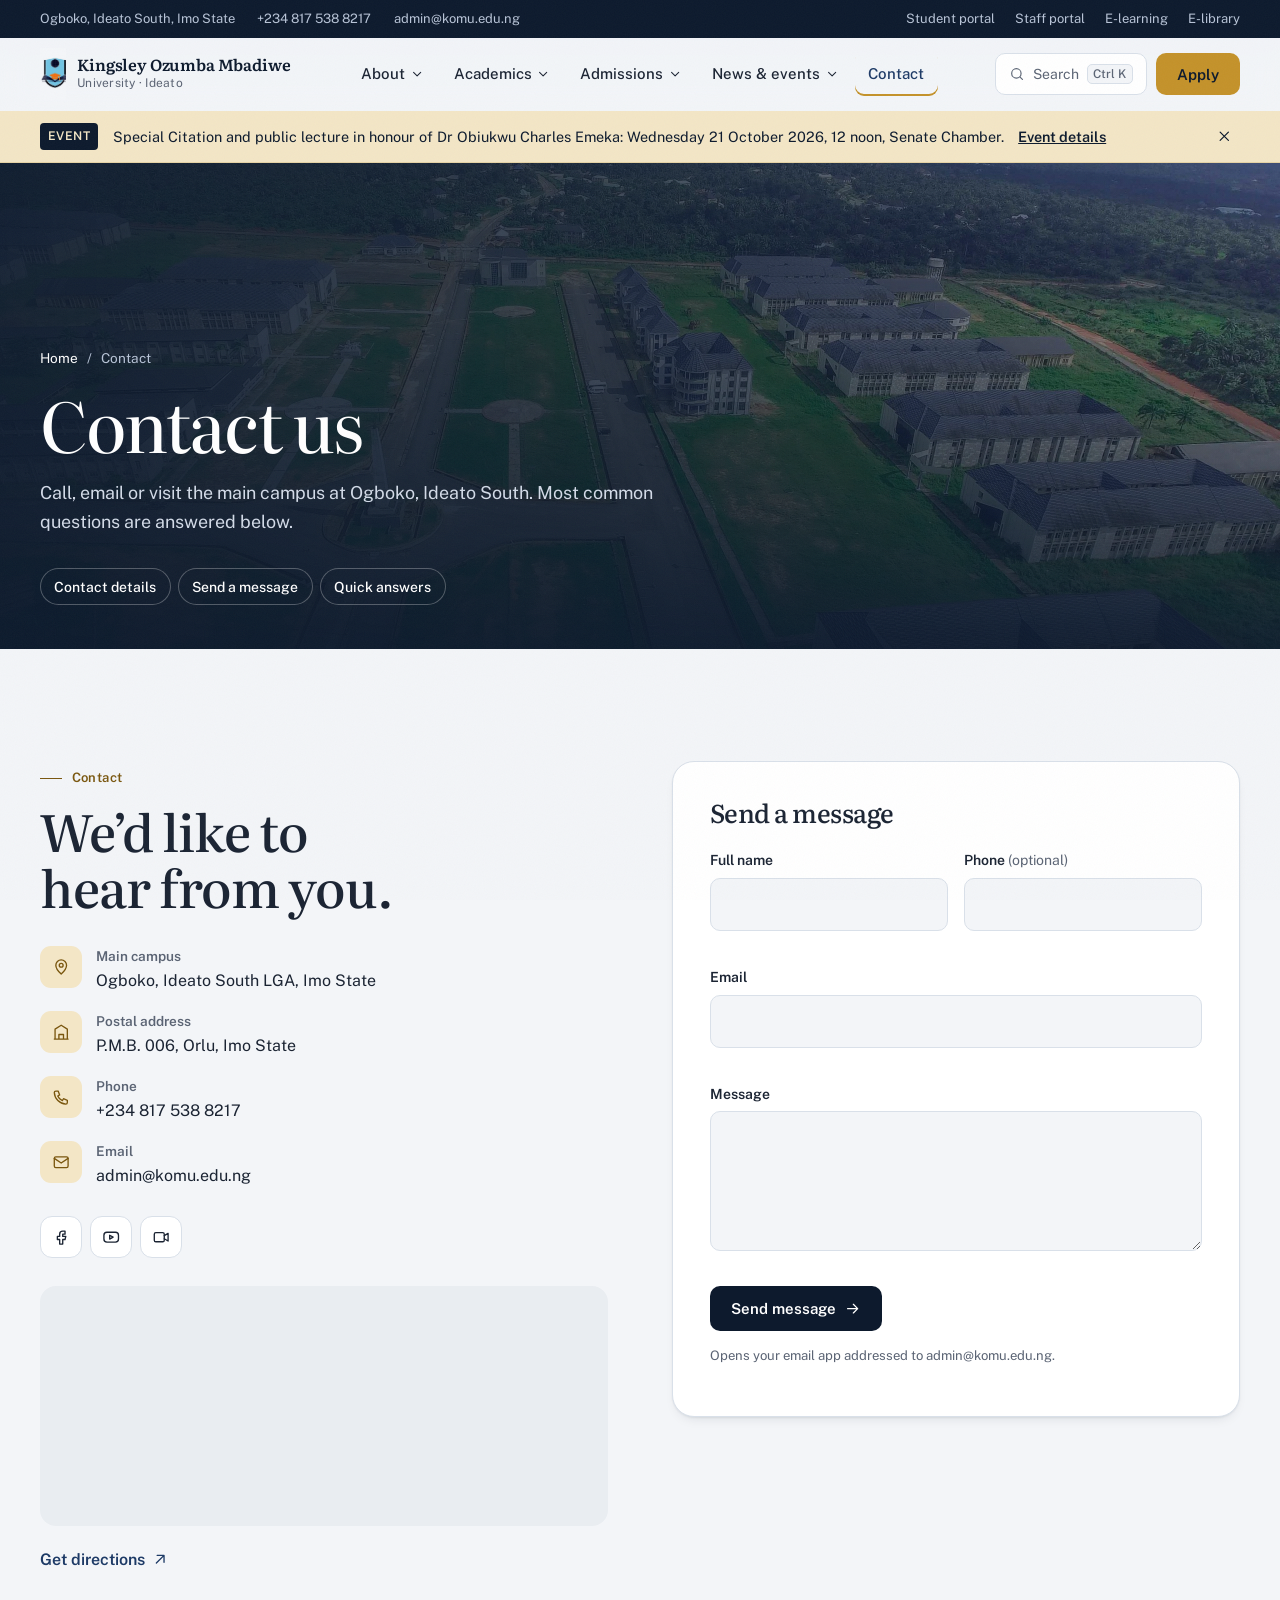
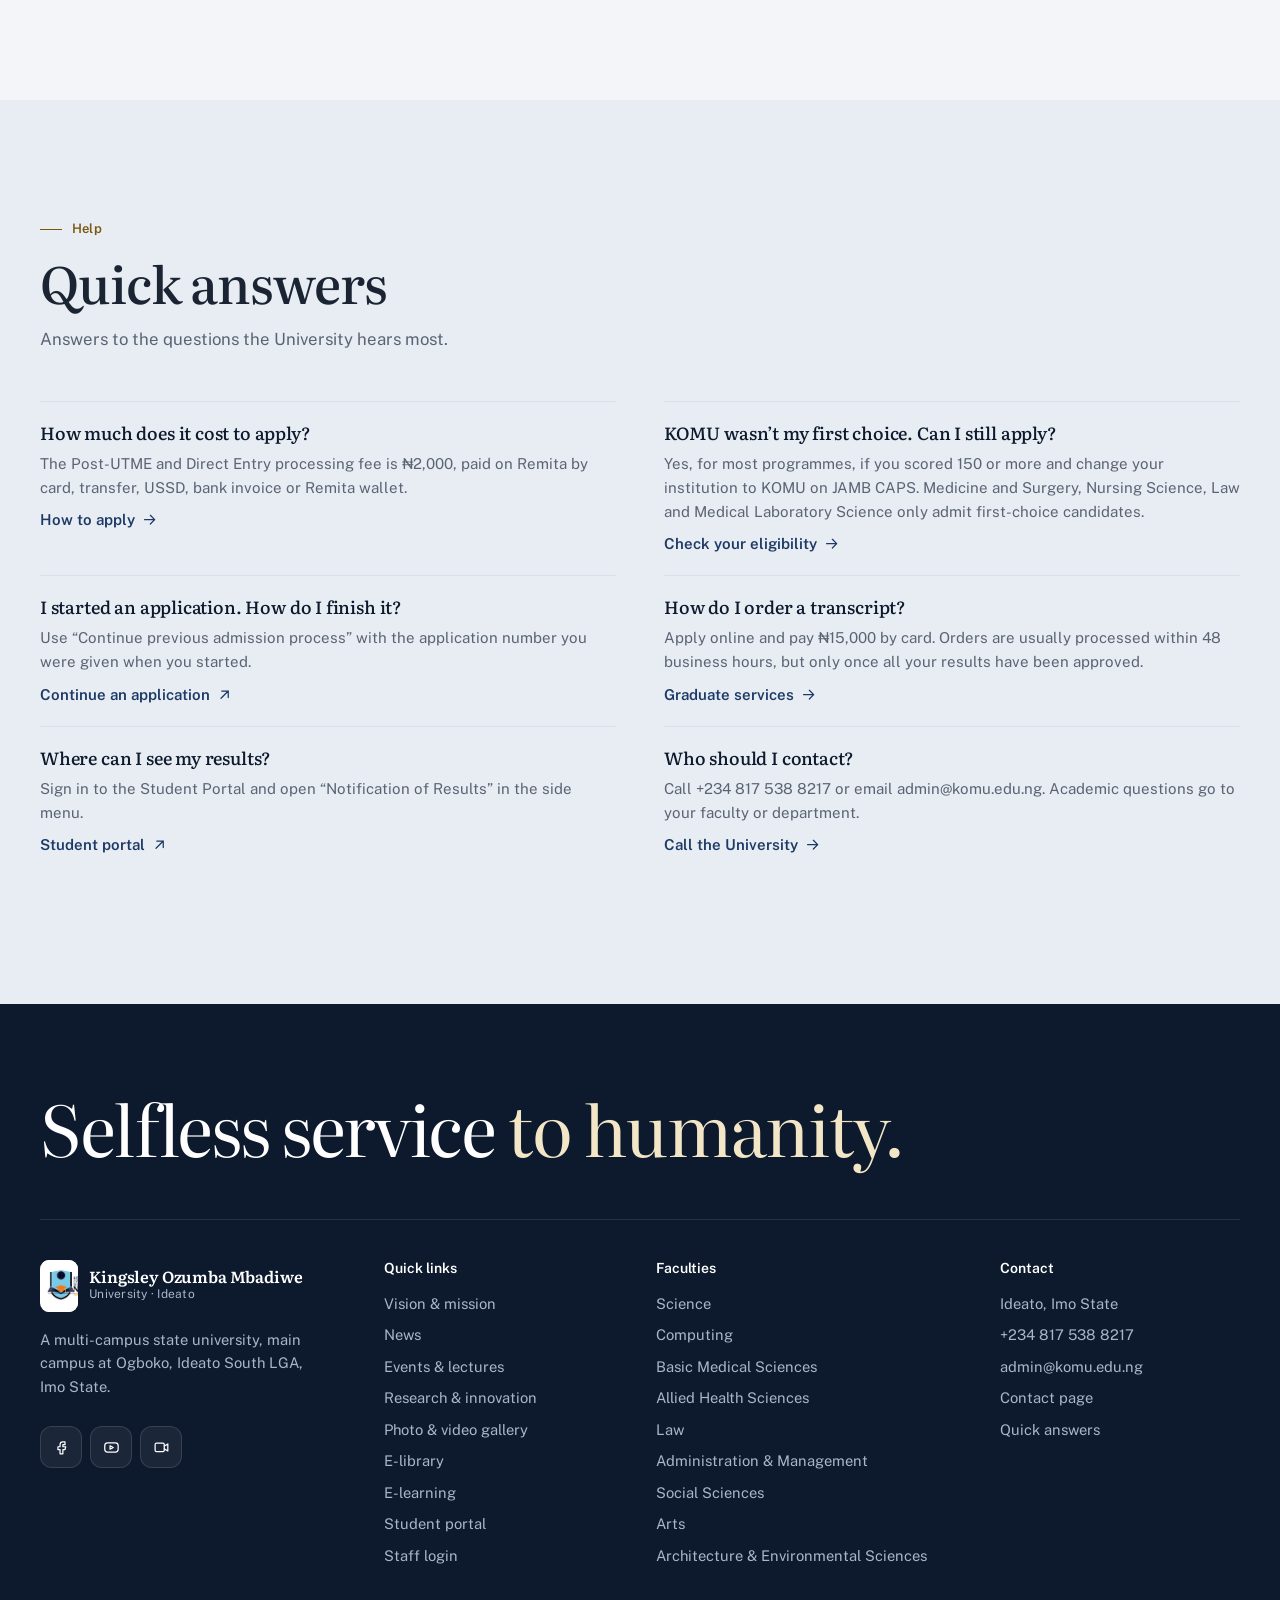
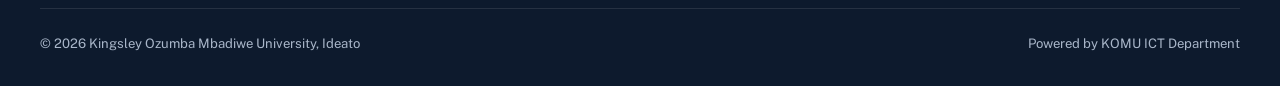
<file: komu-redesign/contact.html>
<!doctype html>
<html lang="en">
<head>
<meta charset="utf-8">
<meta name="viewport" content="width=device-width,initial-scale=1">
<title>Contact · KOMU</title>
<meta name="description" content="Phone, email, address, map and quick answers for Kingsley Ozumba Mbadiwe University, Ideato.">
<meta property="og:title" content="Contact · KOMU">
<meta property="og:description" content="Phone, email, address, map and quick answers for Kingsley Ozumba Mbadiwe University, Ideato.">
<meta property="og:image" content="https://komu.edu.ng/storage/activities/May2026/01KSZCG3NYQ2Z2ZHVYJPVYPME8.png">
<meta name="theme-color" content="#0d1a2d">
<meta name="robots" content="noindex, nofollow">
<link rel="icon" href="images/01KFVKTD6CNY2FJKF1RFJZCM0F.png">
<link rel="preconnect" href="https://fonts.googleapis.com">
<link rel="preconnect" href="https://fonts.gstatic.com" crossorigin>
<link href="https://fonts.googleapis.com/css2?family=Literata:ital,opsz,wght@0,7..72,300..700;1,7..72,400..500&family=Public+Sans:wght@400..700&display=swap" rel="stylesheet">
<link rel="stylesheet" href="styles.css?v=e58e181c">
</head>
<body>
<a class="skip" href="#main">Skip to content</a>

<svg width="0" height="0" style="position:absolute" aria-hidden="true">
  <symbol id="i-arrow" viewBox="0 0 24 24"><path d="M5 12h14M13 6l6 6-6 6"/></symbol>
  <symbol id="i-out" viewBox="0 0 24 24"><path d="M7 17L17 7M8 7h9v9"/></symbol>
  <symbol id="i-up" viewBox="0 0 24 24"><path d="M12 19V5M6 11l6-6 6 6"/></symbol>
  <symbol id="i-search" viewBox="0 0 24 24"><circle cx="11" cy="11" r="7"/><path d="M20 20l-3.5-3.5"/></symbol>
  <symbol id="i-menu" viewBox="0 0 24 24"><path d="M4 7h16M4 12h16M4 17h10"/></symbol>
  <symbol id="i-x" viewBox="0 0 24 24"><path d="M6 6l12 12M18 6L6 18"/></symbol>
  <symbol id="i-chev" viewBox="0 0 24 24"><path d="M6 9l6 6 6-6"/></symbol>
  <symbol id="i-left" viewBox="0 0 24 24"><path d="M15 6l-6 6 6 6"/></symbol>
  <symbol id="i-right" viewBox="0 0 24 24"><path d="M9 6l6 6-6 6"/></symbol>
  <symbol id="i-play" viewBox="0 0 24 24"><path d="M7 5v14l12-7z"/></symbol>
  <symbol id="i-pause" viewBox="0 0 24 24"><path d="M8 5v14M16 5v14"/></symbol>
  <symbol id="i-download" viewBox="0 0 24 24"><path d="M12 4v11M7 10l5 5 5-5M5 20h14"/></symbol>
  <symbol id="i-cal" viewBox="0 0 24 24"><rect x="4" y="5" width="16" height="15" rx="2"/><path d="M8 3v4M16 3v4M4 10h16"/></symbol>
  <symbol id="i-clock" viewBox="0 0 24 24"><circle cx="12" cy="12" r="8.5"/><path d="M12 7.5V12l3 2"/></symbol>
  <symbol id="i-cap" viewBox="0 0 24 24"><path d="M2 9l10-5 10 5-10 5z"/><path d="M6 11v5c0 1.5 2.7 3 6 3s6-1.5 6-3v-5M22 9v6"/></symbol>
  <symbol id="i-book" viewBox="0 0 24 24"><path d="M3 5.5C5.5 4 9 4 12 6c3-2 6.5-2 9-.5V19c-2.5-1.5-6-1.5-9 .5-3-2-6.5-2-9-.5z"/><path d="M12 6v13.5"/></symbol>
  <symbol id="i-screen" viewBox="0 0 24 24"><rect x="4" y="5" width="16" height="11" rx="1.5"/><path d="M2 19h20"/></symbol>
  <symbol id="i-file" viewBox="0 0 24 24"><path d="M14 3H7a2 2 0 0 0-2 2v14a2 2 0 0 0 2 2h10a2 2 0 0 0 2-2V8z"/><path d="M14 3v5h5M9 13h6M9 17h4"/></symbol>
  <symbol id="i-list" viewBox="0 0 24 24"><path d="M9 6h11M9 12h11M9 18h11M4.5 6h.01M4.5 12h.01M4.5 18h.01"/></symbol>
  <symbol id="i-users" viewBox="0 0 24 24"><circle cx="9" cy="8" r="3.5"/><path d="M2.5 20c.8-3.5 3.4-5.5 6.5-5.5s5.7 2 6.5 5.5M16 4.5a3.5 3.5 0 0 1 0 7M18 14.8c1.9.7 3.1 2.5 3.5 5.2"/></symbol>
  <symbol id="i-id" viewBox="0 0 24 24"><rect x="3" y="5" width="18" height="14" rx="2"/><circle cx="9" cy="11" r="2"/><path d="M6 16c.6-1.4 1.7-2 3-2s2.4.6 3 2M15 10h3M15 13h3"/></symbol>
  <symbol id="i-gauge" viewBox="0 0 24 24"><path d="M4 18a8 8 0 1 1 16 0"/><path d="M12 18l4-5"/></symbol>
  <symbol id="i-video" viewBox="0 0 24 24"><rect x="3" y="6" width="13" height="12" rx="2"/><path d="M16 10l5-3v10l-5-3"/></symbol>
  <symbol id="i-pin" viewBox="0 0 24 24"><path d="M12 21s-7-6.2-7-11.5a7 7 0 0 1 14 0C19 14.8 12 21 12 21z"/><circle cx="12" cy="9.5" r="2.5"/></symbol>
  <symbol id="i-phone" viewBox="0 0 24 24"><path d="M5 4h3l2 5-2.5 1.5a11 11 0 0 0 6 6L15 14l5 2v3a2 2 0 0 1-2 2A16 16 0 0 1 3 6a2 2 0 0 1 2-2"/></symbol>
  <symbol id="i-mail" viewBox="0 0 24 24"><rect x="3" y="5" width="18" height="14" rx="2"/><path d="M3 7l9 6 9-6"/></symbol>
  <symbol id="i-building" viewBox="0 0 24 24"><path d="M4 21V8l8-5 8 5v13M9 21v-6h6v6M3 21h18"/></symbol>
  <symbol id="i-check" viewBox="0 0 24 24"><path d="M5 12.5l4.5 4.5L19 7"/></symbol>
  <symbol id="i-alert" viewBox="0 0 24 24"><circle cx="12" cy="12" r="9"/><path d="M12 7.5v5.5M12 16.5v.01"/></symbol>
  <symbol id="i-info" viewBox="0 0 24 24"><circle cx="12" cy="12" r="9"/><path d="M12 11v5.5M12 7.5v.01"/></symbol>
  <symbol id="i-mic" viewBox="0 0 24 24"><rect x="9" y="3" width="6" height="11" rx="3"/><path d="M5.5 11a6.5 6.5 0 0 0 13 0M12 17.5V21M8.5 21h7"/></symbol>
  <symbol id="i-yt" viewBox="0 0 24 24"><rect x="2.5" y="5.5" width="19" height="13" rx="4"/><path d="M10 9.5v5l4.5-2.5z"/></symbol>
  <symbol id="i-fb" viewBox="0 0 24 24"><path d="M14 8h3V4h-3a4 4 0 0 0-4 4v3H7v4h3v6h4v-6h3l1-4h-4V8.5a.5.5 0 0 1 .5-.5z"/></symbol>
  <symbol id="i-flask" viewBox="0 0 24 24"><path d="M9 3h6M10 3v6L4.6 18.6A1.6 1.6 0 0 0 6 21h12a1.6 1.6 0 0 0 1.4-2.4L14 9V3"/><path d="M7.6 15h8.8"/></symbol>
  <symbol id="i-cpu" viewBox="0 0 24 24"><rect x="6" y="6" width="12" height="12" rx="2"/><rect x="9.5" y="9.5" width="5" height="5"/><path d="M9 3v3M15 3v3M9 18v3M15 18v3M3 9h3M3 15h3M18 9h3M18 15h3"/></symbol>
  <symbol id="i-pulse" viewBox="0 0 24 24"><path d="M3 12h4l2.5-6 4 12 2.5-6H21"/></symbol>
  <symbol id="i-heart" viewBox="0 0 24 24"><path d="M12 20s-8-4.7-8-10.3A4.7 4.7 0 0 1 12 7a4.7 4.7 0 0 1 8 2.7C20 15.3 12 20 12 20z"/></symbol>
  <symbol id="i-scale" viewBox="0 0 24 24"><path d="M12 4v16M7 20h10M5 7h14"/><path d="M5 7l-3 6a3.2 3.2 0 0 0 6 0zM19 7l-3 6a3.2 3.2 0 0 0 6 0z"/></symbol>
  <symbol id="i-briefcase" viewBox="0 0 24 24"><rect x="3" y="7" width="18" height="13" rx="2"/><path d="M9 7V5a1.5 1.5 0 0 1 1.5-1.5h3A1.5 1.5 0 0 1 15 5v2M3 13h18"/></symbol>
  <symbol id="i-pen" viewBox="0 0 24 24"><path d="M4 20l1-4L16.5 4.5a2 2 0 0 1 3 3L8 19z"/><path d="M14.5 6.5l3 3"/></symbol>
  <symbol id="i-compass" viewBox="0 0 24 24"><circle cx="12" cy="5" r="2"/><path d="M11 7L6 20M13 7l5 13M8.3 14h7.4"/></symbol>
</svg>

<div class="util">
  <div class="wrap util-in">
    <span class="hide-sm">Ogboko, Ideato South, Imo State</span>
    <a class="hide-sm" href="tel:+2348175388217">+234 817 538 8217</a>
    <a class="hide-sm" href="mailto:admin@komu.edu.ng">admin@komu.edu.ng</a>
    <nav class="util-links" aria-label="Portals">
      <a href="https://komu.edu.ng/students/login" target="_blank" rel="noopener">Student portal</a>
      <a href="https://komu.edu.ng/staff/dashboard/login" target="_blank" rel="noopener">Staff portal</a>
      <a href="https://elearning.komu.edu.ng/" target="_blank" rel="noopener">E-learning</a>
      <a href="https://komu.my-library.com.ng/" target="_blank" rel="noopener">E-library</a>
    </nav>
  </div>
</div>

<header class="hdr" id="hdr">
  <div class="wrap hdr-in">
    <a class="brand" href="index.html" aria-label="KOMU home">
      <span class="crest"><img src="images/01KFVKTD6CNY2FJKF1RFJZCM0F.png" alt=""></span>
      <span><b>Kingsley Ozumba Mbadiwe</b><small>University · Ideato</small></span>
    </a>
    <nav class="nav" aria-label="Main">
      <ul>
        <li class="dd"><a href="index.html#about" data-sec="about leadership">About <svg class="ico"><use href="#i-chev"/></svg></a>
          <div class="menu">
            <a href="index.html#about"><span>Vision &amp; mission<small>Philosophy, core values and crest</small></span></a>
            <a href="index.html#charter"><span>Charter &amp; objectives<small>Establishment law and mandate</small></span></a>
            <a href="index.html#history"><span>Our history<small>From Eastern Palm University to KOMU</small></span></a>
            <a href="index.html#leadership"><span>Principal officers<small>Vice-Chancellor, Registrar, Bursar and more</small></span></a>
            <hr>
            <a href="https://komu.edu.ng/staff/directory/index" target="_blank" rel="noopener">Academic staff directory</a>
            <a href="https://komu.edu.ng/staff/directory/non-academic" target="_blank" rel="noopener">Non-academic staff directory</a>
          </div>
        </li>
        <li class="dd"><a href="academics.html" data-nav="academics">Academics <svg class="ico"><use href="#i-chev"/></svg></a>
          <div class="menu menu-mega" id="megaFac"></div>
        </li>
        <li class="dd"><a href="admissions.html" data-nav="admissions">Admissions <svg class="ico"><use href="#i-chev"/></svg></a>
          <div class="menu" id="megaAdm"></div>
        </li>
        <li class="dd"><a href="news.html" data-nav="news" data-sec="news events">News &amp; events <svg class="ico"><use href="#i-chev"/></svg></a>
          <div class="menu">
            <a href="news.html"><span>Latest news<small>Every story, with the full archive</small></span></a>
            <a href="index.html#events"><span>Upcoming event<small>Special Citation, 21 October 2026</small></span></a>
            <a href="index.html#lectures"><span>Public lecture series<small>15 lectures since October 2023</small></span></a>
            <a href="gallery.html"><span>Photo &amp; video gallery<small>Campus, events and leadership</small></span></a>
          </div>
        </li>
        <li><a href="contact.html" data-nav="contact" aria-current="page">Contact</a></li>
      </ul>
    </nav>
    <div class="hdr-act">
      <button class="search-btn" id="openSearch" aria-label="Search the site"><svg class="ico"><use href="#i-search"/></svg><span>Search</span><kbd>Ctrl K</kbd></button>
      <a class="btn btn-gold" href="admissions.html">Apply</a>
      <button class="icon-btn" id="openNav" aria-label="Open menu"><svg class="ico"><use href="#i-menu"/></svg></button>
    </div>
  </div>
</header>

<div class="notice" id="notice" role="region" aria-label="Announcement">
  <div class="wrap notice-in">
    <span class="flag">EVENT</span>
    <p>Special Citation and public lecture in honour of Dr Obiukwu Charles Emeka: Wednesday 21 October 2026, 12 noon, Senate Chamber.</p>
    <a href="index.html#events">Event details</a>
    <button id="closeNotice" aria-label="Dismiss announcement"><svg class="ico"><use href="#i-x"/></svg></button>
  </div>
</div>

<main id="main">
  <section class="page-hero">
    <img src="images/activities/May2026/01KSZCG3NYQ2Z2ZHVYJPVYPME8.png" alt="">
    <div class="wrap ph-in">
      <nav class="crumbs" aria-label="Breadcrumb"><a href="index.html">Home</a><span aria-hidden="true">/</span><span aria-current="page">Contact</span></nav>
      <h1>Contact us</h1>
      <p class="lede">Call, email or visit the main campus at Ogboko, Ideato South. Most common questions are answered below.</p>
      <nav class="subnav" aria-label="On this page"><a href="#details">Contact details</a><a href="#contactForm">Send a message</a><a href="#help">Quick answers</a></nav>
    </div>
  </section>

  <section class="section" id="details" aria-labelledby="contact-h">
    <div class="wrap">
      <div class="contact-grid">
        <div class="rv">
          <p class="eyebrow">Contact</p>
          <h2 id="contact-h" class="h2">We’d like to hear from you.</h2>
          <div class="cl">
            <div><span class="qi"><svg class="ico"><use href="#i-pin"/></svg></span><p><b>Main campus</b>Ogboko, Ideato South LGA, Imo State</p></div>
            <div><span class="qi"><svg class="ico"><use href="#i-building"/></svg></span><p><b>Postal address</b>P.M.B. 006, Orlu, Imo State</p></div>
            <div><span class="qi"><svg class="ico"><use href="#i-phone"/></svg></span><p><b>Phone</b><a href="tel:+2348175388217">+234 817 538 8217</a></p></div>
            <div><span class="qi"><svg class="ico"><use href="#i-mail"/></svg></span><p><b>Email</b><a href="mailto:admin@komu.edu.ng">admin@komu.edu.ng</a></p></div>
          </div>
          <div class="socials">
            <a href="https://web.facebook.com/K.O.Mbadiwe/" target="_blank" rel="noopener" aria-label="KOMU on Facebook"><svg class="ico"><use href="#i-fb"/></svg></a>
            <a href="https://www.youtube.com/channel/UCyTDJYUrCnQJNWkQHArXHZQ" target="_blank" rel="noopener" aria-label="KOMU on YouTube"><svg class="ico"><use href="#i-yt"/></svg></a>
            <a href="https://meet.google.com/npy-vxhz-zcc" target="_blank" rel="noopener" aria-label="KOMU Google Meet room"><svg class="ico"><use href="#i-video"/></svg></a>
          </div>
          <iframe class="map" title="Map showing Kingsley Ozumba Mbadiwe University, Ideato" loading="lazy" referrerpolicy="no-referrer-when-downgrade" src="https://www.google.com/maps?q=Kingsley+Ozumba+Mbadiwe+University+Ideato+Imo&amp;output=embed"></iframe>
          <p class="map-link"><a class="tlink" href="https://www.google.com/maps/dir/?api=1&amp;destination=Kingsley+Ozumba+Mbadiwe+University+Ideato+Imo" target="_blank" rel="noopener">Get directions <svg class="ico"><use href="#i-out"/></svg></a></p>
        </div>
        <form class="form-card rv" id="contactForm" novalidate style="--d:.1s">
          <h3>Send a message</h3>
          <div class="row2">
            <div class="field"><label for="cName">Full name</label><input id="cName" name="name" autocomplete="name" aria-describedby="err-name"><span class="err" id="err-name"></span></div>
            <div class="field"><label for="cPhone">Phone <span>(optional)</span></label><input id="cPhone" name="phone" type="tel" autocomplete="tel" aria-describedby="err-phone"><span class="err" id="err-phone"></span></div>
          </div>
          <div class="field"><label for="cEmail">Email</label><input id="cEmail" name="email" type="email" autocomplete="email" aria-describedby="err-email"><span class="err" id="err-email"></span></div>
          <div class="field"><label for="cMsg">Message</label><textarea id="cMsg" name="message" aria-describedby="err-message"></textarea><span class="err" id="err-message"></span></div>
          <button class="btn btn-ink" type="submit">Send message <svg class="ico"><use href="#i-arrow"/></svg></button>
          <p class="form-note">Opens your email app addressed to admin@komu.edu.ng.</p>
          <p class="form-status" id="formStatus" role="status"></p>
        </form>
      </div>
    </div>
  </section>

  <section class="section alt" id="help" aria-labelledby="help-h">
    <div class="wrap">
      <div class="sec-head rv"><p class="eyebrow">Help</p><h2 id="help-h">Quick answers</h2><p class="sub">Answers to the questions the University hears most.</p></div>
      <dl class="faq rv" id="faq"></dl>
    </div>
  </section>
</main>

<footer class="ft">
  <div class="wrap">
    <p class="ft-motto">Selfless service <span>to humanity.</span></p>
    <div class="ft-grid">
      <div>
        <a class="brand" href="index.html"><span class="crest"><img src="images/01KFVKTD6CNY2FJKF1RFJZCM0F.png" alt=""></span><span><b>Kingsley Ozumba Mbadiwe</b><small>University · Ideato</small></span></a>
        <p class="ft-about">A multi-campus state university, main campus at Ogboko, Ideato South LGA, Imo State.</p>
        <div class="socials">
          <a href="https://web.facebook.com/K.O.Mbadiwe/" target="_blank" rel="noopener" aria-label="KOMU on Facebook"><svg class="ico"><use href="#i-fb"/></svg></a>
          <a href="https://www.youtube.com/channel/UCyTDJYUrCnQJNWkQHArXHZQ" target="_blank" rel="noopener" aria-label="KOMU on YouTube"><svg class="ico"><use href="#i-yt"/></svg></a>
          <a href="https://meet.google.com/npy-vxhz-zcc" target="_blank" rel="noopener" aria-label="KOMU Google Meet room"><svg class="ico"><use href="#i-video"/></svg></a>
        </div>
      </div>
      <div>
        <h3>Quick links</h3>
        <ul>
          <li><a href="index.html#about">Vision &amp; mission</a></li>
          <li><a href="news.html">News</a></li>
          <li><a href="index.html#events">Events &amp; lectures</a></li>
          <li><a href="academics.html#research">Research &amp; innovation</a></li>
          <li><a href="gallery.html">Photo &amp; video gallery</a></li>
          <li><a href="https://komu.my-library.com.ng/" target="_blank" rel="noopener">E-library</a></li>
          <li><a href="https://elearning.komu.edu.ng/" target="_blank" rel="noopener">E-learning</a></li>
          <li><a href="https://komu.edu.ng/students/login" target="_blank" rel="noopener">Student portal</a></li>
          <li><a href="https://komu.edu.ng/staff/dashboard/login" target="_blank" rel="noopener">Staff login</a></li>
        </ul>
      </div>
      <div>
        <h3>Faculties</h3>
        <ul id="ftFac"></ul>
      </div>
      <div>
        <h3>Contact</h3>
        <ul>
          <li>Ideato, Imo State</li>
          <li><a href="tel:+2348175388217">+234 817 538 8217</a></li>
          <li><a href="mailto:admin@komu.edu.ng">admin@komu.edu.ng</a></li>
          <li><a href="contact.html">Contact page</a></li>
          <li><a href="contact.html#help">Quick answers</a></li>
        </ul>
      </div>
    </div>
    <div class="ft-bottom">
      <span>© 2026 Kingsley Ozumba Mbadiwe University, Ideato</span>
      <span>Powered by KOMU ICT Department</span>
    </div>
  </div>
</footer>

<button class="totop" id="toTop" aria-label="Back to top"><svg class="ico"><use href="#i-up"/></svg></button>

<dialog class="drawer" id="drawer" aria-label="Details">
  <div class="dr-head"><button class="x" data-close aria-label="Close"><svg class="ico"><use href="#i-x"/></svg></button></div>
  <div class="dr-body" id="drBody"></div>
</dialog>

<dialog class="drawer left" id="navDlg" aria-label="Menu">
  <div class="dr-head"><a class="brand" href="index.html"><span class="crest"><img src="images/01KFVKTD6CNY2FJKF1RFJZCM0F.png" alt=""></span><span><b>KOMU</b><small>Ideato</small></span></a><button class="x" data-close aria-label="Close menu"><svg class="ico"><use href="#i-x"/></svg></button></div>
  <nav class="dr-body mnav" aria-label="Mobile">
    <a href="index.html" data-nav="index">Home</a><a href="index.html#about">About</a><a href="index.html#leadership">Principal officers</a><a href="academics.html" data-nav="academics">Academics</a><a href="academics.html#research">Research</a><a href="admissions.html" data-nav="admissions">Admissions</a><a href="admissions.html#eligibility">Eligibility checker</a><a href="news.html" data-nav="news">News</a><a href="index.html#events">Events &amp; lectures</a><a href="gallery.html" data-nav="gallery">Gallery</a><a href="contact.html" data-nav="contact" aria-current="page">Contact</a>
    <h3>Portals</h3>
    <div class="small">
      <a href="https://komu.edu.ng/students/login" target="_blank" rel="noopener">Student portal</a>
      <a href="https://komu.edu.ng/staff/dashboard/login" target="_blank" rel="noopener">Staff portal</a>
      <a href="https://elearning.komu.edu.ng/" target="_blank" rel="noopener">E-learning</a>
      <a href="https://komu.my-library.com.ng/" target="_blank" rel="noopener">E-library</a>
    </div>
  </nav>
</dialog>

<dialog class="lightbox" id="lightbox" aria-label="Media viewer">
  <figure>
    <div id="lbMedia"></div>
    <figcaption><span id="lbCap"></span>
      <span class="lb-nav">
        <button id="lbPrev" aria-label="Previous"><svg class="ico"><use href="#i-left"/></svg></button>
        <button id="lbNext" aria-label="Next"><svg class="ico"><use href="#i-right"/></svg></button>
        <a id="lbDl" href="#" download aria-label="Download"><svg class="ico"><use href="#i-download"/></svg></a>
        <button data-close aria-label="Close viewer"><svg class="ico"><use href="#i-x"/></svg></button>
      </span>
    </figcaption>
  </figure>
</dialog>

<dialog class="palette" id="searchDlg" aria-label="Search">
  <div class="pal-in"><svg class="ico"><use href="#i-search"/></svg><input id="q" placeholder="Search courses, portals, people, events" aria-label="Search" role="combobox" aria-expanded="true" aria-controls="qRes" autocomplete="off"><kbd>Esc</kbd></div>
  <ul class="pal-res" id="qRes" role="listbox"></ul>
  <div class="pal-foot"><span>↑ ↓ to move</span><span>Enter to open</span></div>
</dialog>

<script src="news-data.js?v=62f4bbbb"></script>
<script src="site.js?v=f85f7a09"></script>
</body>
</html>
</file>
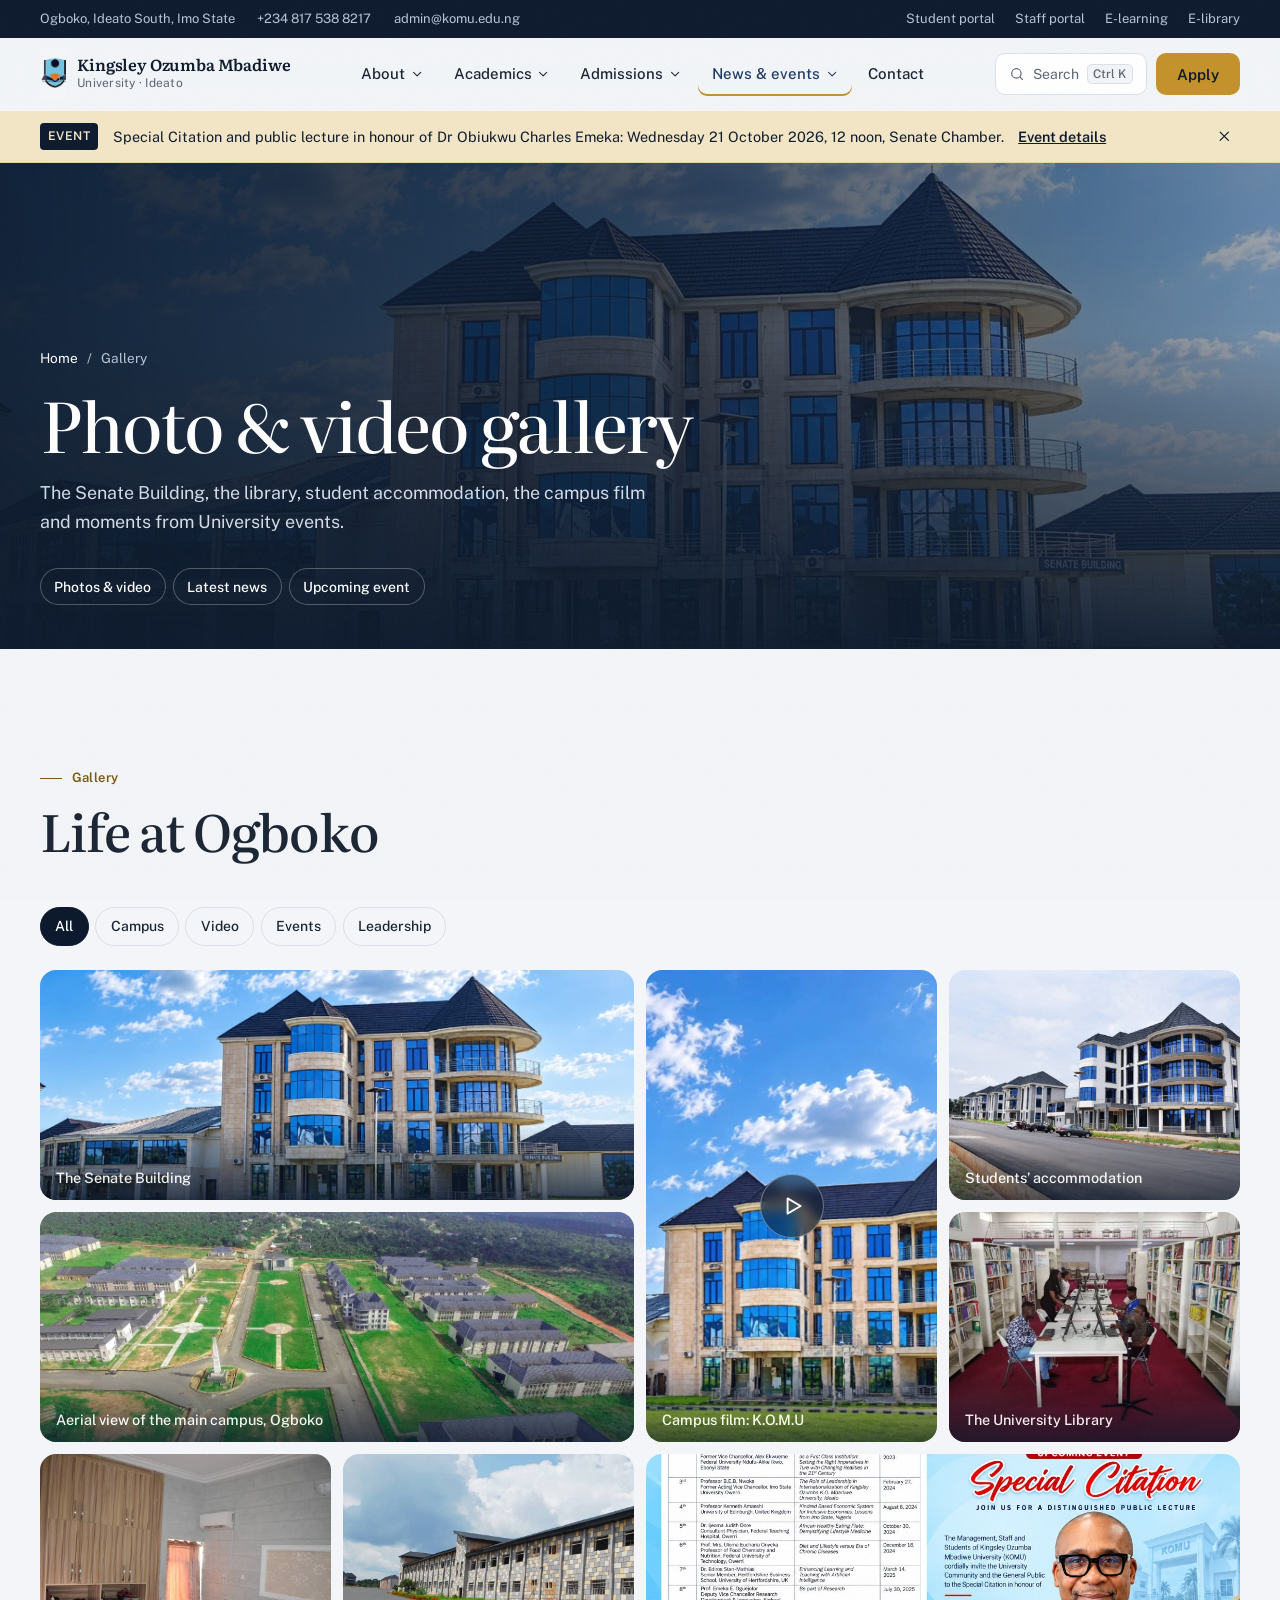
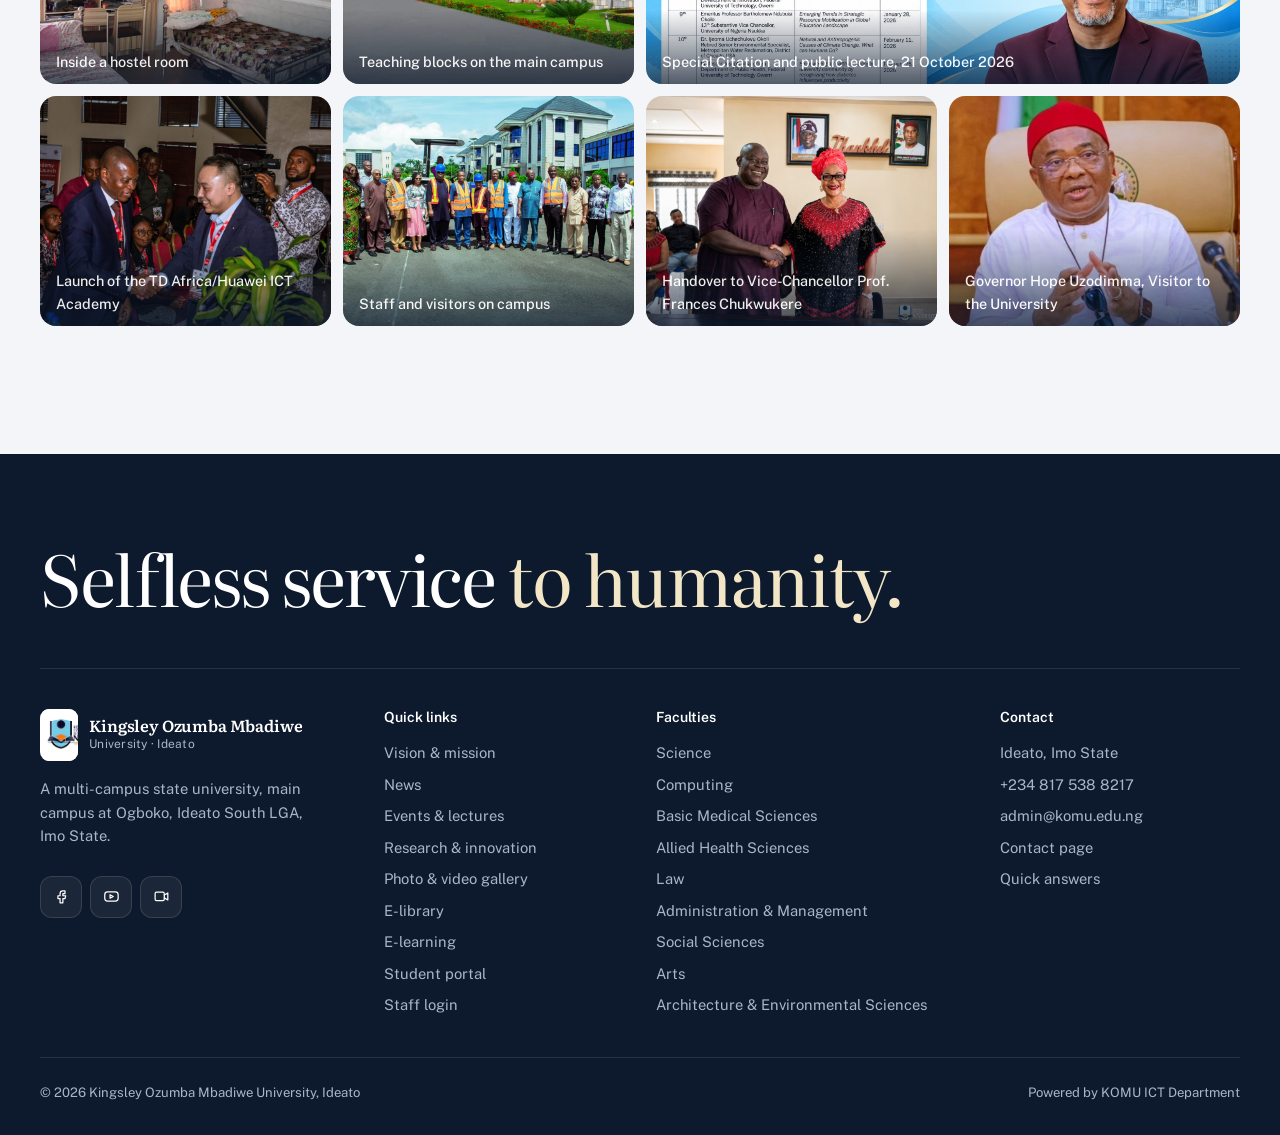
<file: komu-redesign/gallery.html>
<!doctype html>
<html lang="en">
<head>
<meta charset="utf-8">
<meta name="viewport" content="width=device-width,initial-scale=1">
<title>Photo & video gallery · KOMU</title>
<meta name="description" content="Photos and video from Kingsley Ozumba Mbadiwe University: the Senate Building, library, student accommodation and University events.">
<meta property="og:title" content="Photo & video gallery · KOMU">
<meta property="og:description" content="Photos and video from Kingsley Ozumba Mbadiwe University: the Senate Building, library, student accommodation and University events.">
<meta property="og:image" content="https://komu.edu.ng/storage/activities/May2026/01KSZCG3NYQ2Z2ZHVYJPVYPME8.png">
<meta name="theme-color" content="#0d1a2d">
<meta name="robots" content="noindex, nofollow">
<link rel="icon" href="images/01KFVKTD6CNY2FJKF1RFJZCM0F.png">
<link rel="preconnect" href="https://fonts.googleapis.com">
<link rel="preconnect" href="https://fonts.gstatic.com" crossorigin>
<link href="https://fonts.googleapis.com/css2?family=Literata:ital,opsz,wght@0,7..72,300..700;1,7..72,400..500&family=Public+Sans:wght@400..700&display=swap" rel="stylesheet">
<link rel="stylesheet" href="styles.css?v=e58e181c">
</head>
<body>
<a class="skip" href="#main">Skip to content</a>

<svg width="0" height="0" style="position:absolute" aria-hidden="true">
  <symbol id="i-arrow" viewBox="0 0 24 24"><path d="M5 12h14M13 6l6 6-6 6"/></symbol>
  <symbol id="i-out" viewBox="0 0 24 24"><path d="M7 17L17 7M8 7h9v9"/></symbol>
  <symbol id="i-up" viewBox="0 0 24 24"><path d="M12 19V5M6 11l6-6 6 6"/></symbol>
  <symbol id="i-search" viewBox="0 0 24 24"><circle cx="11" cy="11" r="7"/><path d="M20 20l-3.5-3.5"/></symbol>
  <symbol id="i-menu" viewBox="0 0 24 24"><path d="M4 7h16M4 12h16M4 17h10"/></symbol>
  <symbol id="i-x" viewBox="0 0 24 24"><path d="M6 6l12 12M18 6L6 18"/></symbol>
  <symbol id="i-chev" viewBox="0 0 24 24"><path d="M6 9l6 6 6-6"/></symbol>
  <symbol id="i-left" viewBox="0 0 24 24"><path d="M15 6l-6 6 6 6"/></symbol>
  <symbol id="i-right" viewBox="0 0 24 24"><path d="M9 6l6 6-6 6"/></symbol>
  <symbol id="i-play" viewBox="0 0 24 24"><path d="M7 5v14l12-7z"/></symbol>
  <symbol id="i-pause" viewBox="0 0 24 24"><path d="M8 5v14M16 5v14"/></symbol>
  <symbol id="i-download" viewBox="0 0 24 24"><path d="M12 4v11M7 10l5 5 5-5M5 20h14"/></symbol>
  <symbol id="i-cal" viewBox="0 0 24 24"><rect x="4" y="5" width="16" height="15" rx="2"/><path d="M8 3v4M16 3v4M4 10h16"/></symbol>
  <symbol id="i-clock" viewBox="0 0 24 24"><circle cx="12" cy="12" r="8.5"/><path d="M12 7.5V12l3 2"/></symbol>
  <symbol id="i-cap" viewBox="0 0 24 24"><path d="M2 9l10-5 10 5-10 5z"/><path d="M6 11v5c0 1.5 2.7 3 6 3s6-1.5 6-3v-5M22 9v6"/></symbol>
  <symbol id="i-book" viewBox="0 0 24 24"><path d="M3 5.5C5.5 4 9 4 12 6c3-2 6.5-2 9-.5V19c-2.5-1.5-6-1.5-9 .5-3-2-6.5-2-9-.5z"/><path d="M12 6v13.5"/></symbol>
  <symbol id="i-screen" viewBox="0 0 24 24"><rect x="4" y="5" width="16" height="11" rx="1.5"/><path d="M2 19h20"/></symbol>
  <symbol id="i-file" viewBox="0 0 24 24"><path d="M14 3H7a2 2 0 0 0-2 2v14a2 2 0 0 0 2 2h10a2 2 0 0 0 2-2V8z"/><path d="M14 3v5h5M9 13h6M9 17h4"/></symbol>
  <symbol id="i-list" viewBox="0 0 24 24"><path d="M9 6h11M9 12h11M9 18h11M4.5 6h.01M4.5 12h.01M4.5 18h.01"/></symbol>
  <symbol id="i-users" viewBox="0 0 24 24"><circle cx="9" cy="8" r="3.5"/><path d="M2.5 20c.8-3.5 3.4-5.5 6.5-5.5s5.7 2 6.5 5.5M16 4.5a3.5 3.5 0 0 1 0 7M18 14.8c1.9.7 3.1 2.5 3.5 5.2"/></symbol>
  <symbol id="i-id" viewBox="0 0 24 24"><rect x="3" y="5" width="18" height="14" rx="2"/><circle cx="9" cy="11" r="2"/><path d="M6 16c.6-1.4 1.7-2 3-2s2.4.6 3 2M15 10h3M15 13h3"/></symbol>
  <symbol id="i-gauge" viewBox="0 0 24 24"><path d="M4 18a8 8 0 1 1 16 0"/><path d="M12 18l4-5"/></symbol>
  <symbol id="i-video" viewBox="0 0 24 24"><rect x="3" y="6" width="13" height="12" rx="2"/><path d="M16 10l5-3v10l-5-3"/></symbol>
  <symbol id="i-pin" viewBox="0 0 24 24"><path d="M12 21s-7-6.2-7-11.5a7 7 0 0 1 14 0C19 14.8 12 21 12 21z"/><circle cx="12" cy="9.5" r="2.5"/></symbol>
  <symbol id="i-phone" viewBox="0 0 24 24"><path d="M5 4h3l2 5-2.5 1.5a11 11 0 0 0 6 6L15 14l5 2v3a2 2 0 0 1-2 2A16 16 0 0 1 3 6a2 2 0 0 1 2-2"/></symbol>
  <symbol id="i-mail" viewBox="0 0 24 24"><rect x="3" y="5" width="18" height="14" rx="2"/><path d="M3 7l9 6 9-6"/></symbol>
  <symbol id="i-building" viewBox="0 0 24 24"><path d="M4 21V8l8-5 8 5v13M9 21v-6h6v6M3 21h18"/></symbol>
  <symbol id="i-check" viewBox="0 0 24 24"><path d="M5 12.5l4.5 4.5L19 7"/></symbol>
  <symbol id="i-alert" viewBox="0 0 24 24"><circle cx="12" cy="12" r="9"/><path d="M12 7.5v5.5M12 16.5v.01"/></symbol>
  <symbol id="i-info" viewBox="0 0 24 24"><circle cx="12" cy="12" r="9"/><path d="M12 11v5.5M12 7.5v.01"/></symbol>
  <symbol id="i-mic" viewBox="0 0 24 24"><rect x="9" y="3" width="6" height="11" rx="3"/><path d="M5.5 11a6.5 6.5 0 0 0 13 0M12 17.5V21M8.5 21h7"/></symbol>
  <symbol id="i-yt" viewBox="0 0 24 24"><rect x="2.5" y="5.5" width="19" height="13" rx="4"/><path d="M10 9.5v5l4.5-2.5z"/></symbol>
  <symbol id="i-fb" viewBox="0 0 24 24"><path d="M14 8h3V4h-3a4 4 0 0 0-4 4v3H7v4h3v6h4v-6h3l1-4h-4V8.5a.5.5 0 0 1 .5-.5z"/></symbol>
  <symbol id="i-flask" viewBox="0 0 24 24"><path d="M9 3h6M10 3v6L4.6 18.6A1.6 1.6 0 0 0 6 21h12a1.6 1.6 0 0 0 1.4-2.4L14 9V3"/><path d="M7.6 15h8.8"/></symbol>
  <symbol id="i-cpu" viewBox="0 0 24 24"><rect x="6" y="6" width="12" height="12" rx="2"/><rect x="9.5" y="9.5" width="5" height="5"/><path d="M9 3v3M15 3v3M9 18v3M15 18v3M3 9h3M3 15h3M18 9h3M18 15h3"/></symbol>
  <symbol id="i-pulse" viewBox="0 0 24 24"><path d="M3 12h4l2.5-6 4 12 2.5-6H21"/></symbol>
  <symbol id="i-heart" viewBox="0 0 24 24"><path d="M12 20s-8-4.7-8-10.3A4.7 4.7 0 0 1 12 7a4.7 4.7 0 0 1 8 2.7C20 15.3 12 20 12 20z"/></symbol>
  <symbol id="i-scale" viewBox="0 0 24 24"><path d="M12 4v16M7 20h10M5 7h14"/><path d="M5 7l-3 6a3.2 3.2 0 0 0 6 0zM19 7l-3 6a3.2 3.2 0 0 0 6 0z"/></symbol>
  <symbol id="i-briefcase" viewBox="0 0 24 24"><rect x="3" y="7" width="18" height="13" rx="2"/><path d="M9 7V5a1.5 1.5 0 0 1 1.5-1.5h3A1.5 1.5 0 0 1 15 5v2M3 13h18"/></symbol>
  <symbol id="i-pen" viewBox="0 0 24 24"><path d="M4 20l1-4L16.5 4.5a2 2 0 0 1 3 3L8 19z"/><path d="M14.5 6.5l3 3"/></symbol>
  <symbol id="i-compass" viewBox="0 0 24 24"><circle cx="12" cy="5" r="2"/><path d="M11 7L6 20M13 7l5 13M8.3 14h7.4"/></symbol>
</svg>

<div class="util">
  <div class="wrap util-in">
    <span class="hide-sm">Ogboko, Ideato South, Imo State</span>
    <a class="hide-sm" href="tel:+2348175388217">+234 817 538 8217</a>
    <a class="hide-sm" href="mailto:admin@komu.edu.ng">admin@komu.edu.ng</a>
    <nav class="util-links" aria-label="Portals">
      <a href="https://komu.edu.ng/students/login" target="_blank" rel="noopener">Student portal</a>
      <a href="https://komu.edu.ng/staff/dashboard/login" target="_blank" rel="noopener">Staff portal</a>
      <a href="https://elearning.komu.edu.ng/" target="_blank" rel="noopener">E-learning</a>
      <a href="https://komu.my-library.com.ng/" target="_blank" rel="noopener">E-library</a>
    </nav>
  </div>
</div>

<header class="hdr" id="hdr">
  <div class="wrap hdr-in">
    <a class="brand" href="index.html" aria-label="KOMU home">
      <span class="crest"><img src="images/01KFVKTD6CNY2FJKF1RFJZCM0F.png" alt=""></span>
      <span><b>Kingsley Ozumba Mbadiwe</b><small>University · Ideato</small></span>
    </a>
    <nav class="nav" aria-label="Main">
      <ul>
        <li class="dd"><a href="index.html#about" data-sec="about leadership">About <svg class="ico"><use href="#i-chev"/></svg></a>
          <div class="menu">
            <a href="index.html#about"><span>Vision &amp; mission<small>Philosophy, core values and crest</small></span></a>
            <a href="index.html#charter"><span>Charter &amp; objectives<small>Establishment law and mandate</small></span></a>
            <a href="index.html#history"><span>Our history<small>From Eastern Palm University to KOMU</small></span></a>
            <a href="index.html#leadership"><span>Principal officers<small>Vice-Chancellor, Registrar, Bursar and more</small></span></a>
            <hr>
            <a href="https://komu.edu.ng/staff/directory/index" target="_blank" rel="noopener">Academic staff directory</a>
            <a href="https://komu.edu.ng/staff/directory/non-academic" target="_blank" rel="noopener">Non-academic staff directory</a>
          </div>
        </li>
        <li class="dd"><a href="academics.html" data-nav="academics">Academics <svg class="ico"><use href="#i-chev"/></svg></a>
          <div class="menu menu-mega" id="megaFac"></div>
        </li>
        <li class="dd"><a href="admissions.html" data-nav="admissions">Admissions <svg class="ico"><use href="#i-chev"/></svg></a>
          <div class="menu" id="megaAdm"></div>
        </li>
        <li class="dd"><a href="news.html" data-nav="news" aria-current="true" data-sec="news events">News &amp; events <svg class="ico"><use href="#i-chev"/></svg></a>
          <div class="menu">
            <a href="news.html"><span>Latest news<small>Every story, with the full archive</small></span></a>
            <a href="index.html#events"><span>Upcoming event<small>Special Citation, 21 October 2026</small></span></a>
            <a href="index.html#lectures"><span>Public lecture series<small>15 lectures since October 2023</small></span></a>
            <a href="gallery.html"><span>Photo &amp; video gallery<small>Campus, events and leadership</small></span></a>
          </div>
        </li>
        <li><a href="contact.html" data-nav="contact">Contact</a></li>
      </ul>
    </nav>
    <div class="hdr-act">
      <button class="search-btn" id="openSearch" aria-label="Search the site"><svg class="ico"><use href="#i-search"/></svg><span>Search</span><kbd>Ctrl K</kbd></button>
      <a class="btn btn-gold" href="admissions.html">Apply</a>
      <button class="icon-btn" id="openNav" aria-label="Open menu"><svg class="ico"><use href="#i-menu"/></svg></button>
    </div>
  </div>
</header>

<div class="notice" id="notice" role="region" aria-label="Announcement">
  <div class="wrap notice-in">
    <span class="flag">EVENT</span>
    <p>Special Citation and public lecture in honour of Dr Obiukwu Charles Emeka: Wednesday 21 October 2026, 12 noon, Senate Chamber.</p>
    <a href="index.html#events">Event details</a>
    <button id="closeNotice" aria-label="Dismiss announcement"><svg class="ico"><use href="#i-x"/></svg></button>
  </div>
</div>

<main id="main">
  <section class="page-hero">
    <img src="assets/senate-building.jpg" alt="">
    <div class="wrap ph-in">
      <nav class="crumbs" aria-label="Breadcrumb"><a href="index.html">Home</a><span aria-hidden="true">/</span><span aria-current="page">Gallery</span></nav>
      <h1>Photo &amp; video gallery</h1>
      <p class="lede">The Senate Building, the library, student accommodation, the campus film and moments from University events.</p>
      <nav class="subnav" aria-label="On this page"><a href="#gallery">Photos &amp; video</a><a href="news.html">Latest news</a><a href="index.html#events">Upcoming event</a></nav>
    </div>
  </section>

  <section class="section" id="gallery" aria-labelledby="campus-h">
    <div class="wrap">
      <div class="sec-head row rv">
        <div><p class="eyebrow">Gallery</p><h2 id="campus-h">Life at Ogboko</h2></div>
      </div>
      <div class="chips gal-chips rv" id="galChips" aria-label="Filter gallery"></div>
      <div class="gallery" id="galleryGrid"></div>
    </div>
  </section>
</main>

<footer class="ft">
  <div class="wrap">
    <p class="ft-motto">Selfless service <span>to humanity.</span></p>
    <div class="ft-grid">
      <div>
        <a class="brand" href="index.html"><span class="crest"><img src="images/01KFVKTD6CNY2FJKF1RFJZCM0F.png" alt=""></span><span><b>Kingsley Ozumba Mbadiwe</b><small>University · Ideato</small></span></a>
        <p class="ft-about">A multi-campus state university, main campus at Ogboko, Ideato South LGA, Imo State.</p>
        <div class="socials">
          <a href="https://web.facebook.com/K.O.Mbadiwe/" target="_blank" rel="noopener" aria-label="KOMU on Facebook"><svg class="ico"><use href="#i-fb"/></svg></a>
          <a href="https://www.youtube.com/channel/UCyTDJYUrCnQJNWkQHArXHZQ" target="_blank" rel="noopener" aria-label="KOMU on YouTube"><svg class="ico"><use href="#i-yt"/></svg></a>
          <a href="https://meet.google.com/npy-vxhz-zcc" target="_blank" rel="noopener" aria-label="KOMU Google Meet room"><svg class="ico"><use href="#i-video"/></svg></a>
        </div>
      </div>
      <div>
        <h3>Quick links</h3>
        <ul>
          <li><a href="index.html#about">Vision &amp; mission</a></li>
          <li><a href="news.html">News</a></li>
          <li><a href="index.html#events">Events &amp; lectures</a></li>
          <li><a href="academics.html#research">Research &amp; innovation</a></li>
          <li><a href="gallery.html">Photo &amp; video gallery</a></li>
          <li><a href="https://komu.my-library.com.ng/" target="_blank" rel="noopener">E-library</a></li>
          <li><a href="https://elearning.komu.edu.ng/" target="_blank" rel="noopener">E-learning</a></li>
          <li><a href="https://komu.edu.ng/students/login" target="_blank" rel="noopener">Student portal</a></li>
          <li><a href="https://komu.edu.ng/staff/dashboard/login" target="_blank" rel="noopener">Staff login</a></li>
        </ul>
      </div>
      <div>
        <h3>Faculties</h3>
        <ul id="ftFac"></ul>
      </div>
      <div>
        <h3>Contact</h3>
        <ul>
          <li>Ideato, Imo State</li>
          <li><a href="tel:+2348175388217">+234 817 538 8217</a></li>
          <li><a href="mailto:admin@komu.edu.ng">admin@komu.edu.ng</a></li>
          <li><a href="contact.html">Contact page</a></li>
          <li><a href="contact.html#help">Quick answers</a></li>
        </ul>
      </div>
    </div>
    <div class="ft-bottom">
      <span>© 2026 Kingsley Ozumba Mbadiwe University, Ideato</span>
      <span>Powered by KOMU ICT Department</span>
    </div>
  </div>
</footer>

<button class="totop" id="toTop" aria-label="Back to top"><svg class="ico"><use href="#i-up"/></svg></button>

<dialog class="drawer" id="drawer" aria-label="Details">
  <div class="dr-head"><button class="x" data-close aria-label="Close"><svg class="ico"><use href="#i-x"/></svg></button></div>
  <div class="dr-body" id="drBody"></div>
</dialog>

<dialog class="drawer left" id="navDlg" aria-label="Menu">
  <div class="dr-head"><a class="brand" href="index.html"><span class="crest"><img src="images/01KFVKTD6CNY2FJKF1RFJZCM0F.png" alt=""></span><span><b>KOMU</b><small>Ideato</small></span></a><button class="x" data-close aria-label="Close menu"><svg class="ico"><use href="#i-x"/></svg></button></div>
  <nav class="dr-body mnav" aria-label="Mobile">
    <a href="index.html" data-nav="index">Home</a><a href="index.html#about">About</a><a href="index.html#leadership">Principal officers</a><a href="academics.html" data-nav="academics">Academics</a><a href="academics.html#research">Research</a><a href="admissions.html" data-nav="admissions">Admissions</a><a href="admissions.html#eligibility">Eligibility checker</a><a href="news.html" data-nav="news">News</a><a href="index.html#events">Events &amp; lectures</a><a href="gallery.html" data-nav="gallery" aria-current="page">Gallery</a><a href="contact.html" data-nav="contact">Contact</a>
    <h3>Portals</h3>
    <div class="small">
      <a href="https://komu.edu.ng/students/login" target="_blank" rel="noopener">Student portal</a>
      <a href="https://komu.edu.ng/staff/dashboard/login" target="_blank" rel="noopener">Staff portal</a>
      <a href="https://elearning.komu.edu.ng/" target="_blank" rel="noopener">E-learning</a>
      <a href="https://komu.my-library.com.ng/" target="_blank" rel="noopener">E-library</a>
    </div>
  </nav>
</dialog>

<dialog class="lightbox" id="lightbox" aria-label="Media viewer">
  <figure>
    <div id="lbMedia"></div>
    <figcaption><span id="lbCap"></span>
      <span class="lb-nav">
        <button id="lbPrev" aria-label="Previous"><svg class="ico"><use href="#i-left"/></svg></button>
        <button id="lbNext" aria-label="Next"><svg class="ico"><use href="#i-right"/></svg></button>
        <a id="lbDl" href="#" download aria-label="Download"><svg class="ico"><use href="#i-download"/></svg></a>
        <button data-close aria-label="Close viewer"><svg class="ico"><use href="#i-x"/></svg></button>
      </span>
    </figcaption>
  </figure>
</dialog>

<dialog class="palette" id="searchDlg" aria-label="Search">
  <div class="pal-in"><svg class="ico"><use href="#i-search"/></svg><input id="q" placeholder="Search courses, portals, people, events" aria-label="Search" role="combobox" aria-expanded="true" aria-controls="qRes" autocomplete="off"><kbd>Esc</kbd></div>
  <ul class="pal-res" id="qRes" role="listbox"></ul>
  <div class="pal-foot"><span>↑ ↓ to move</span><span>Enter to open</span></div>
</dialog>

<script src="news-data.js?v=62f4bbbb"></script>
<script src="site.js?v=f85f7a09"></script>
</body>
</html>
</file>
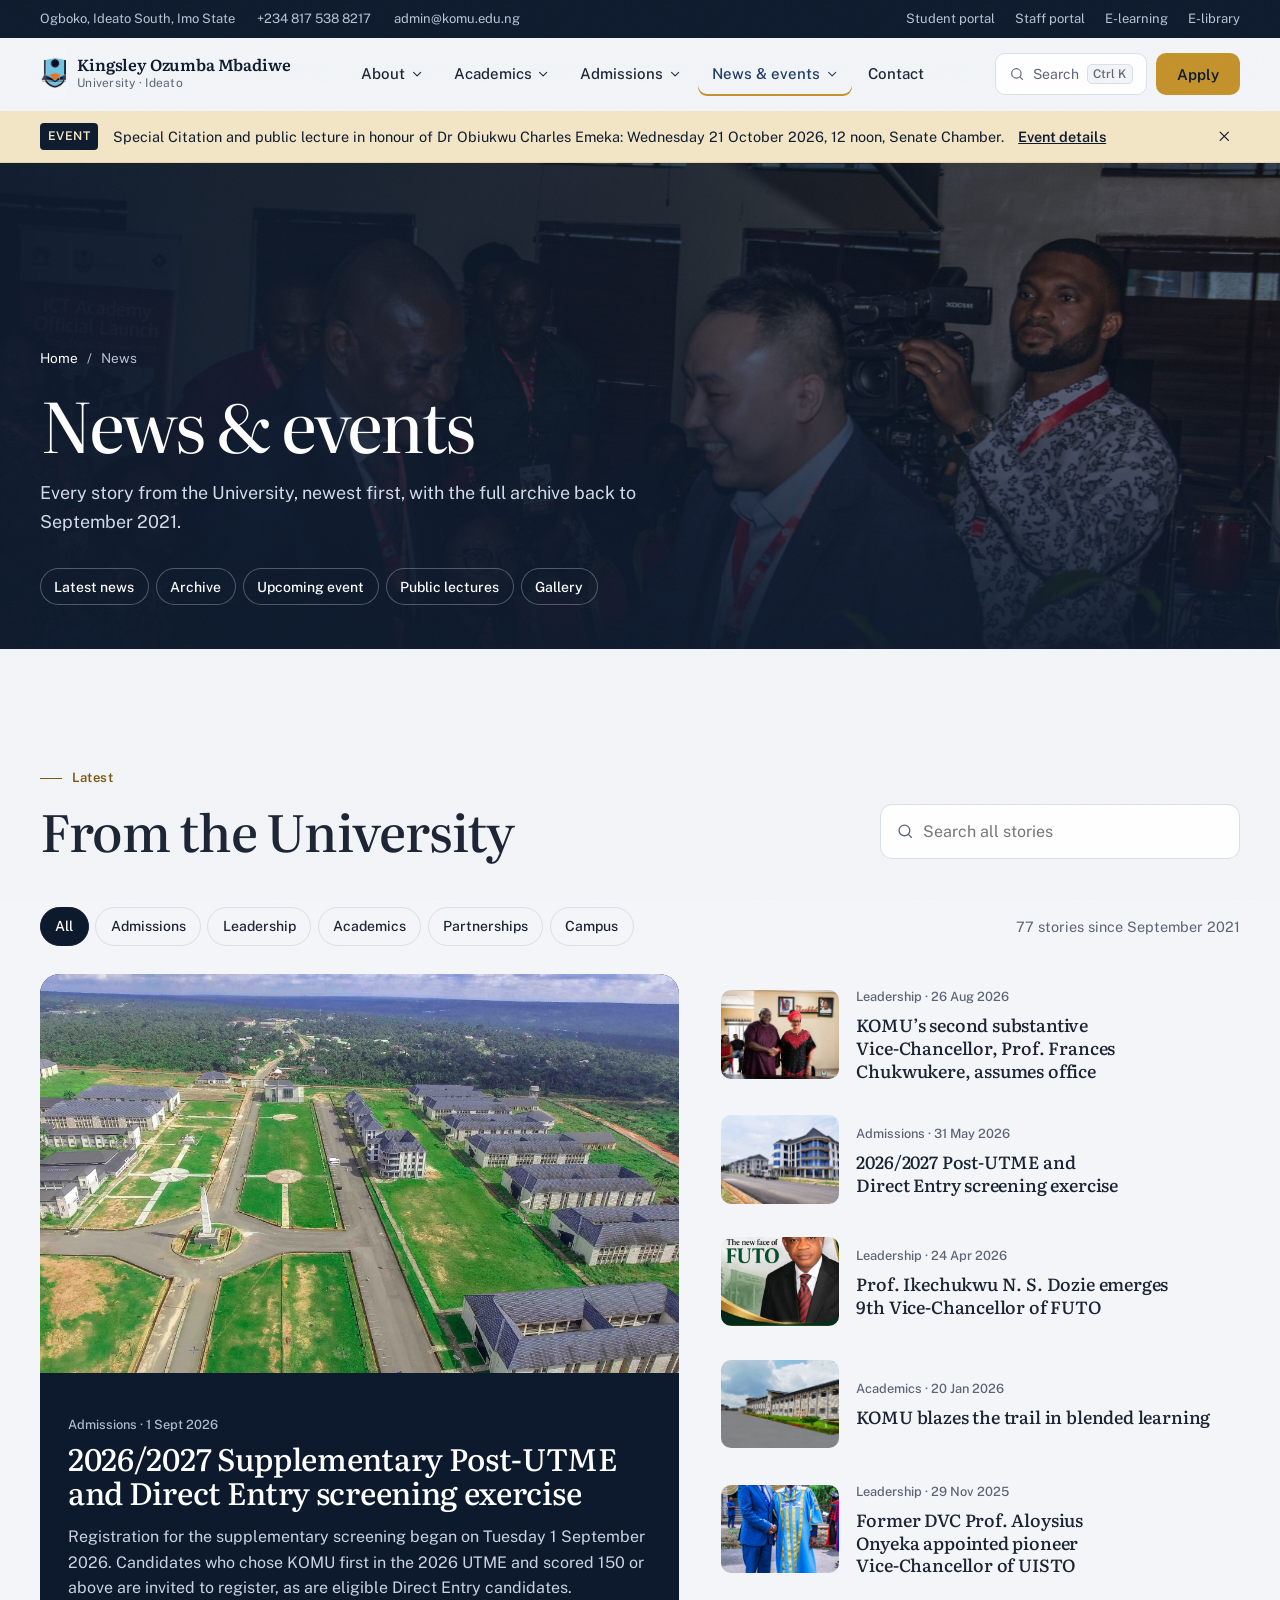
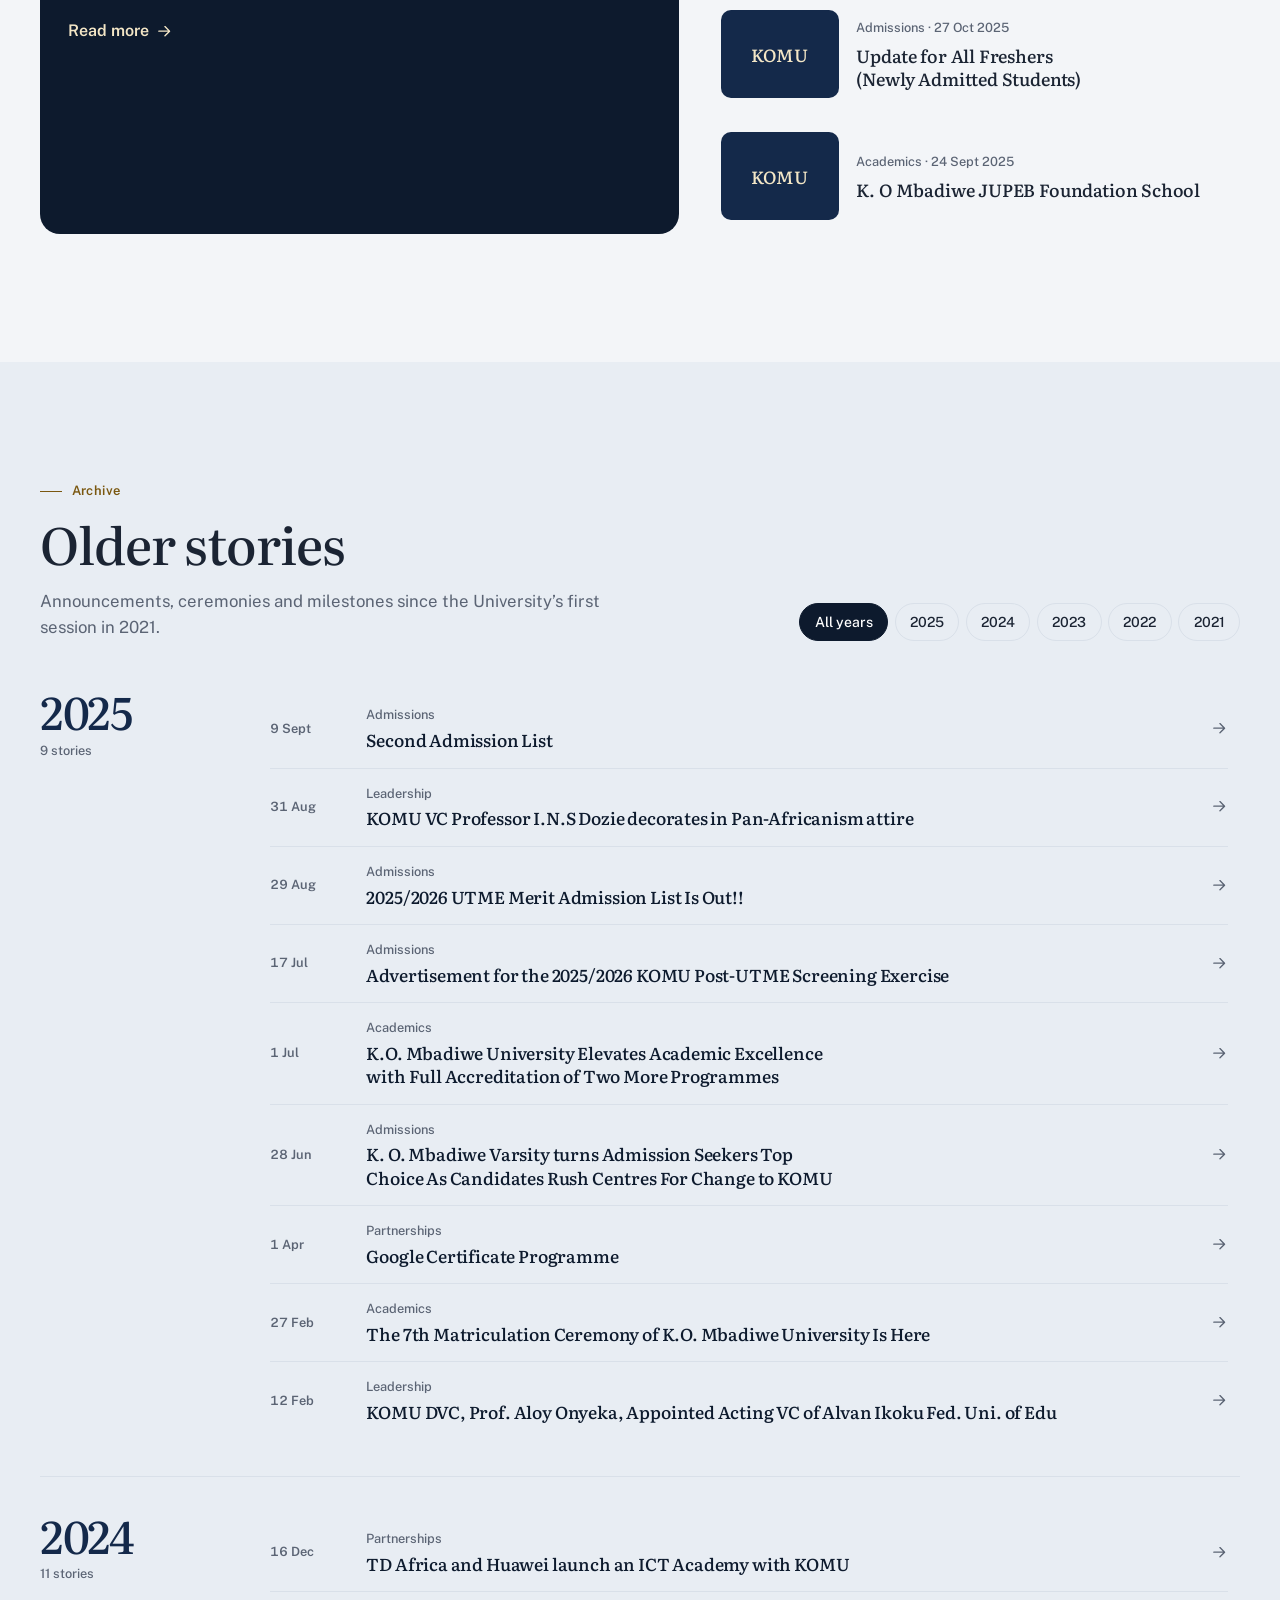
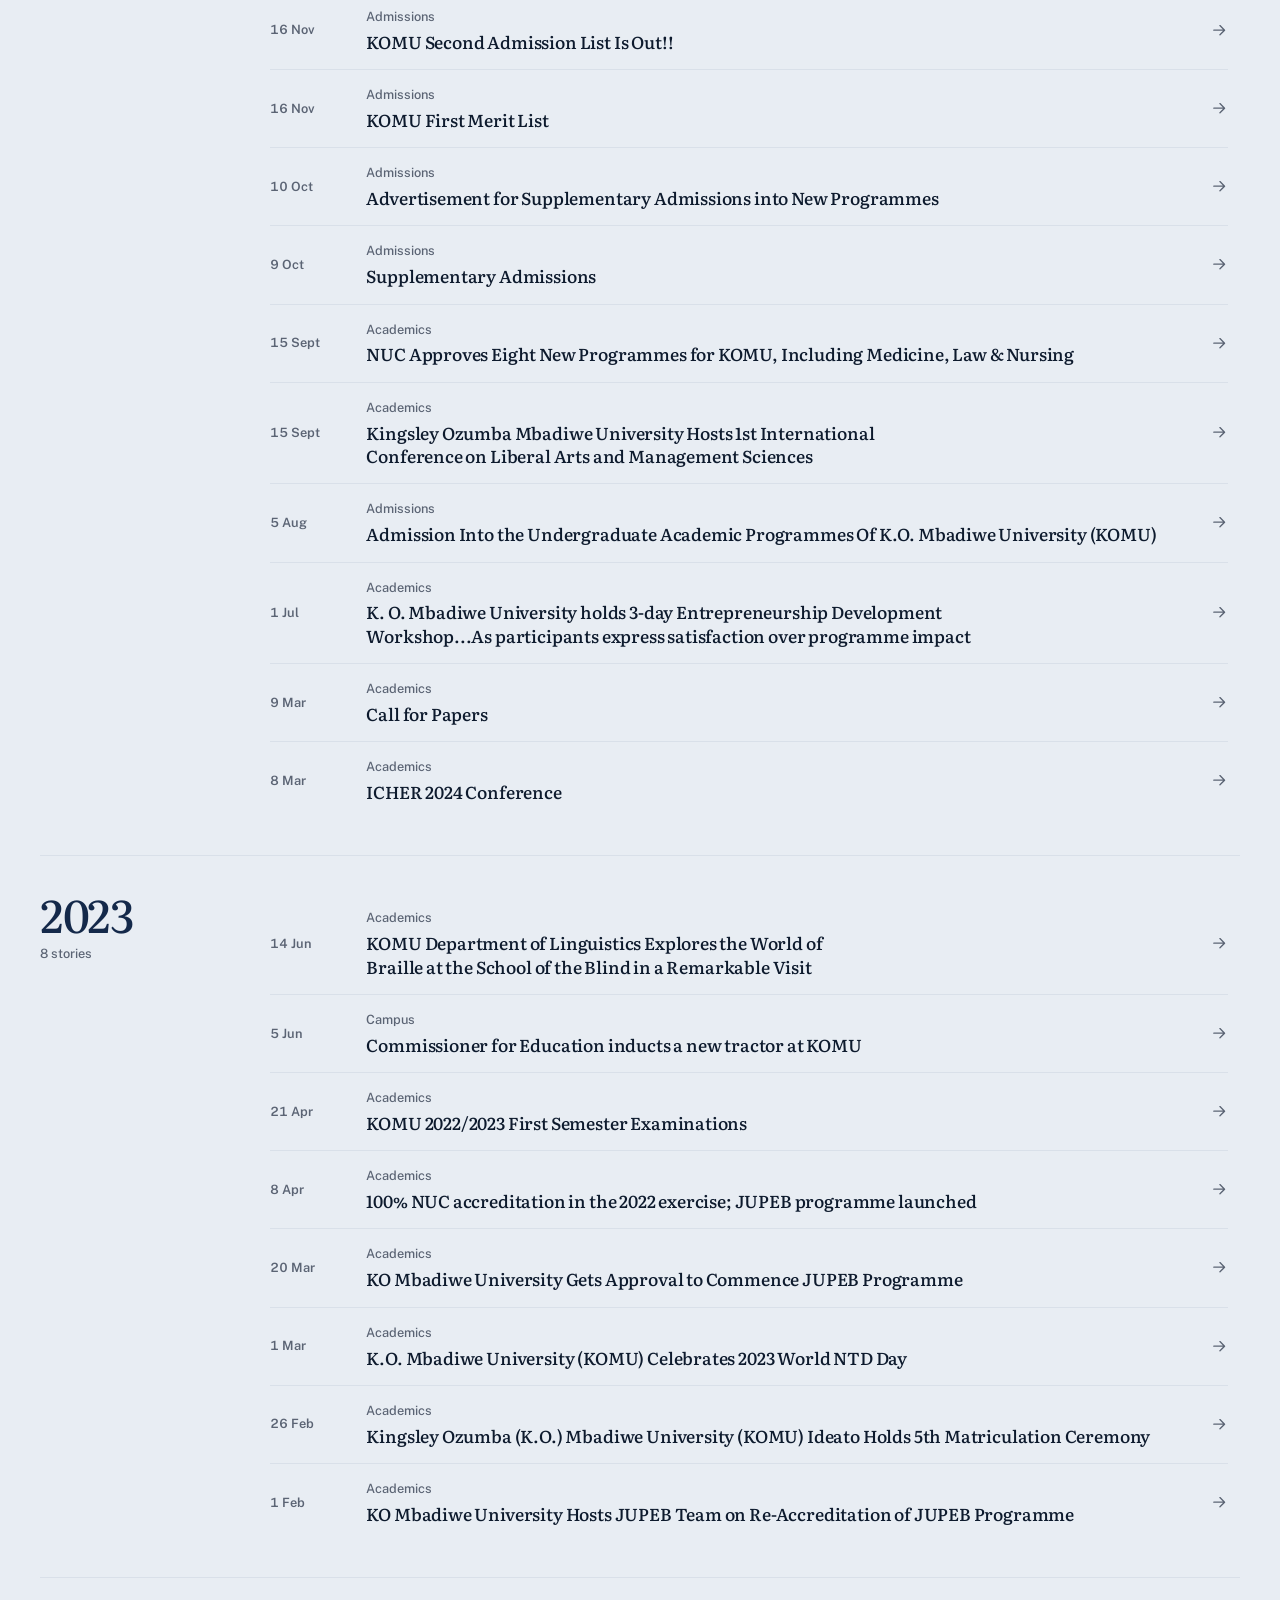
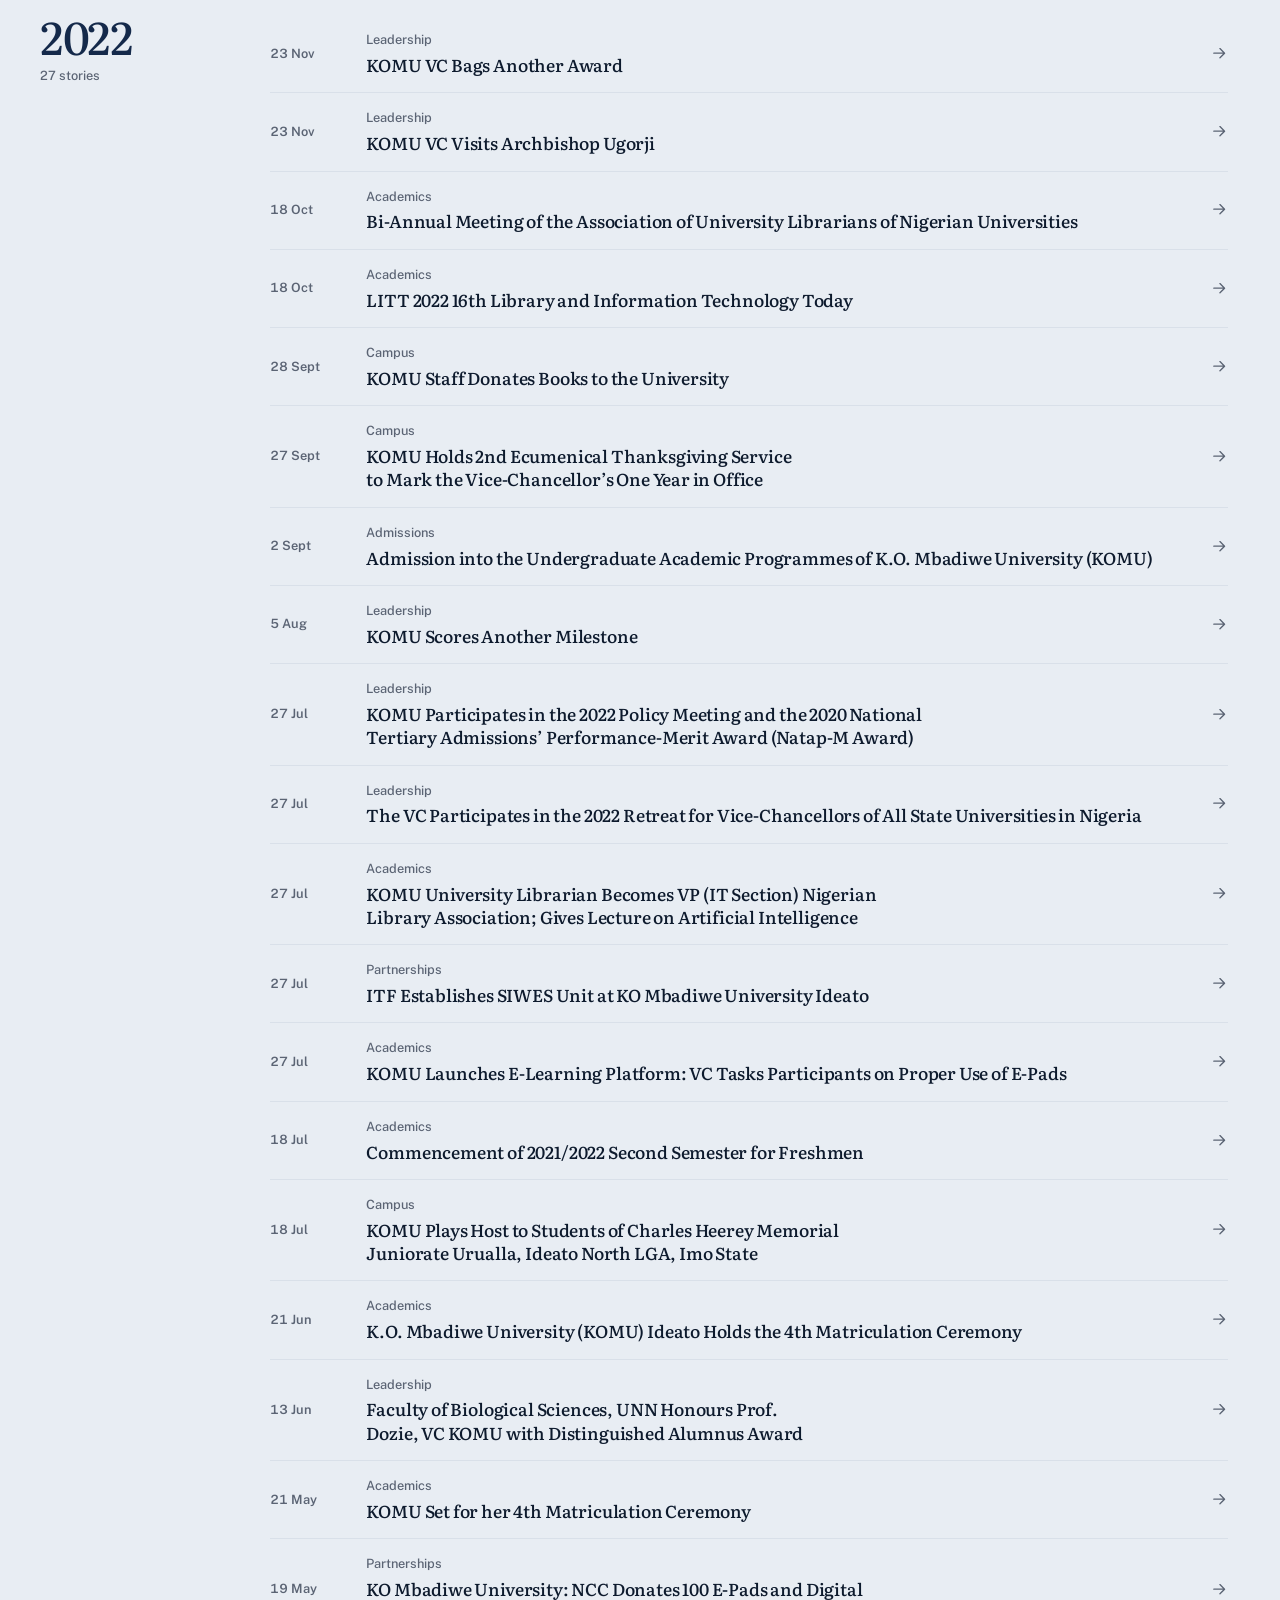
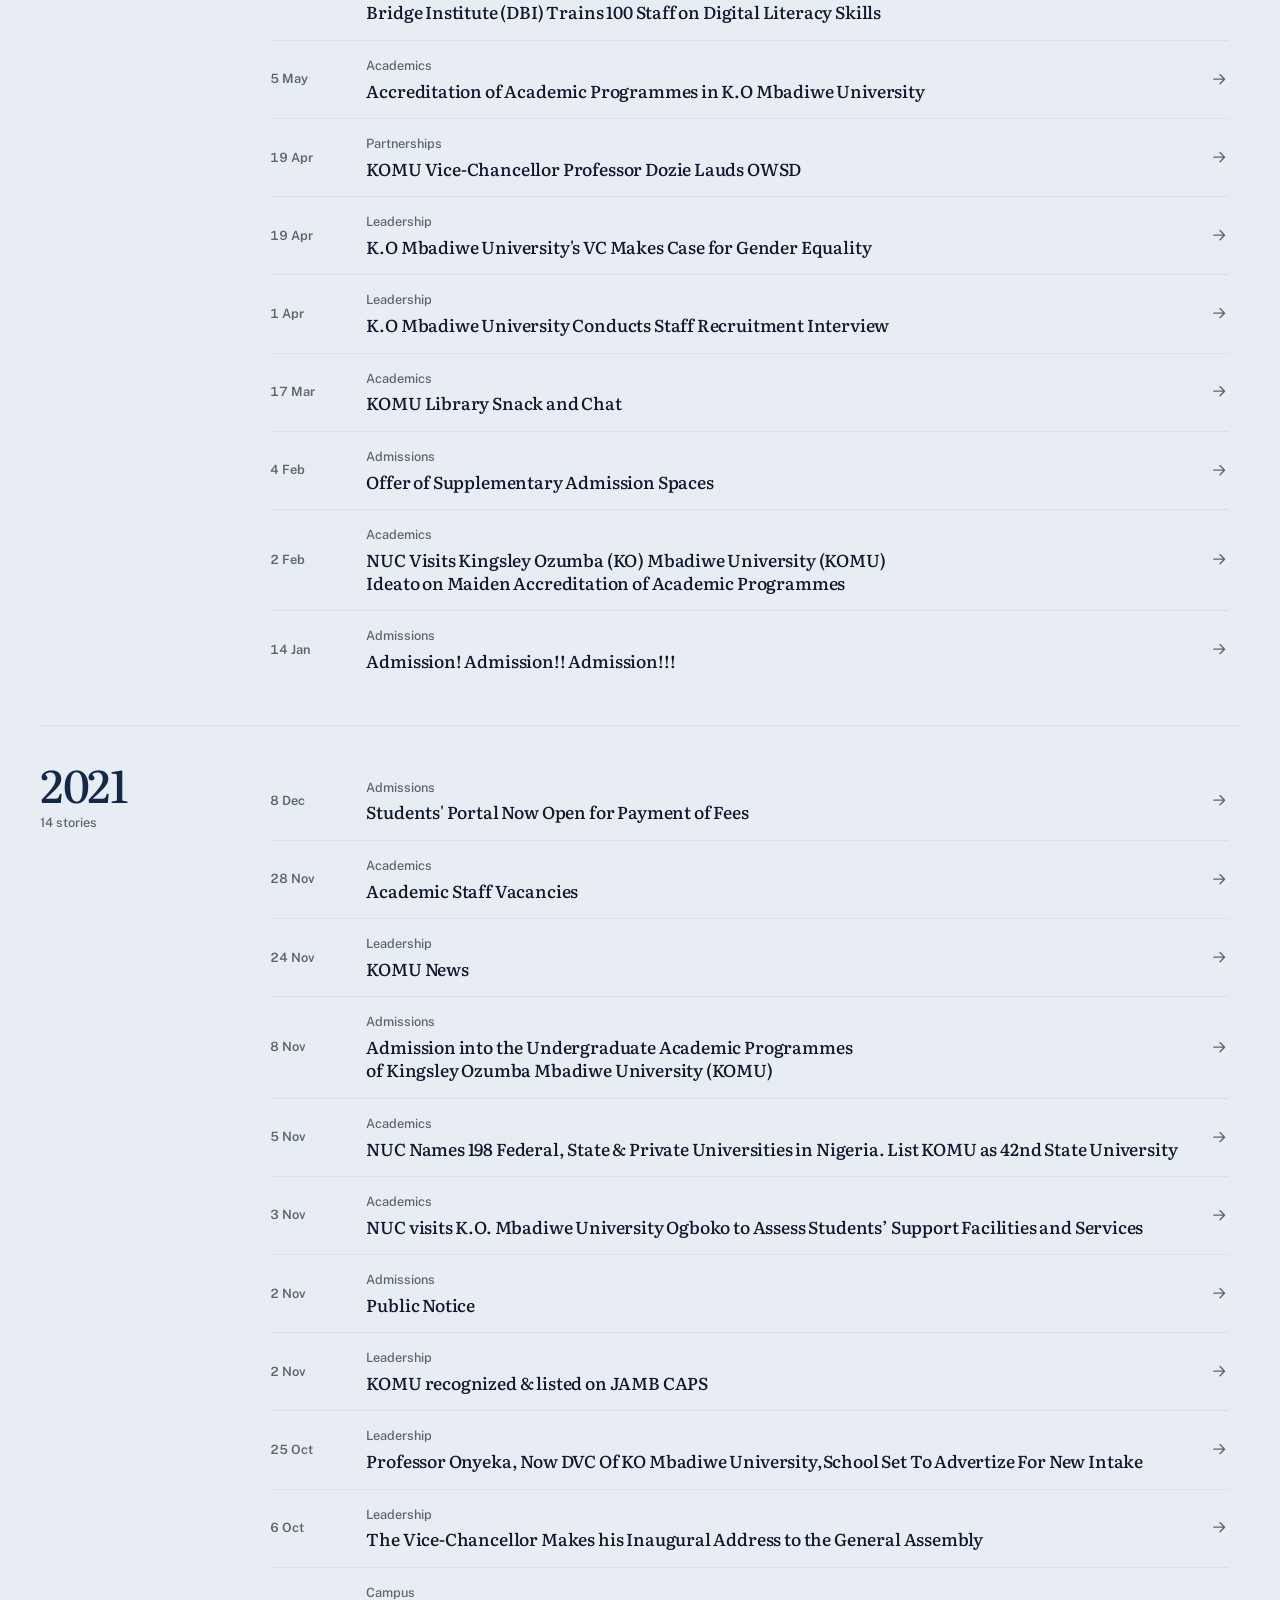
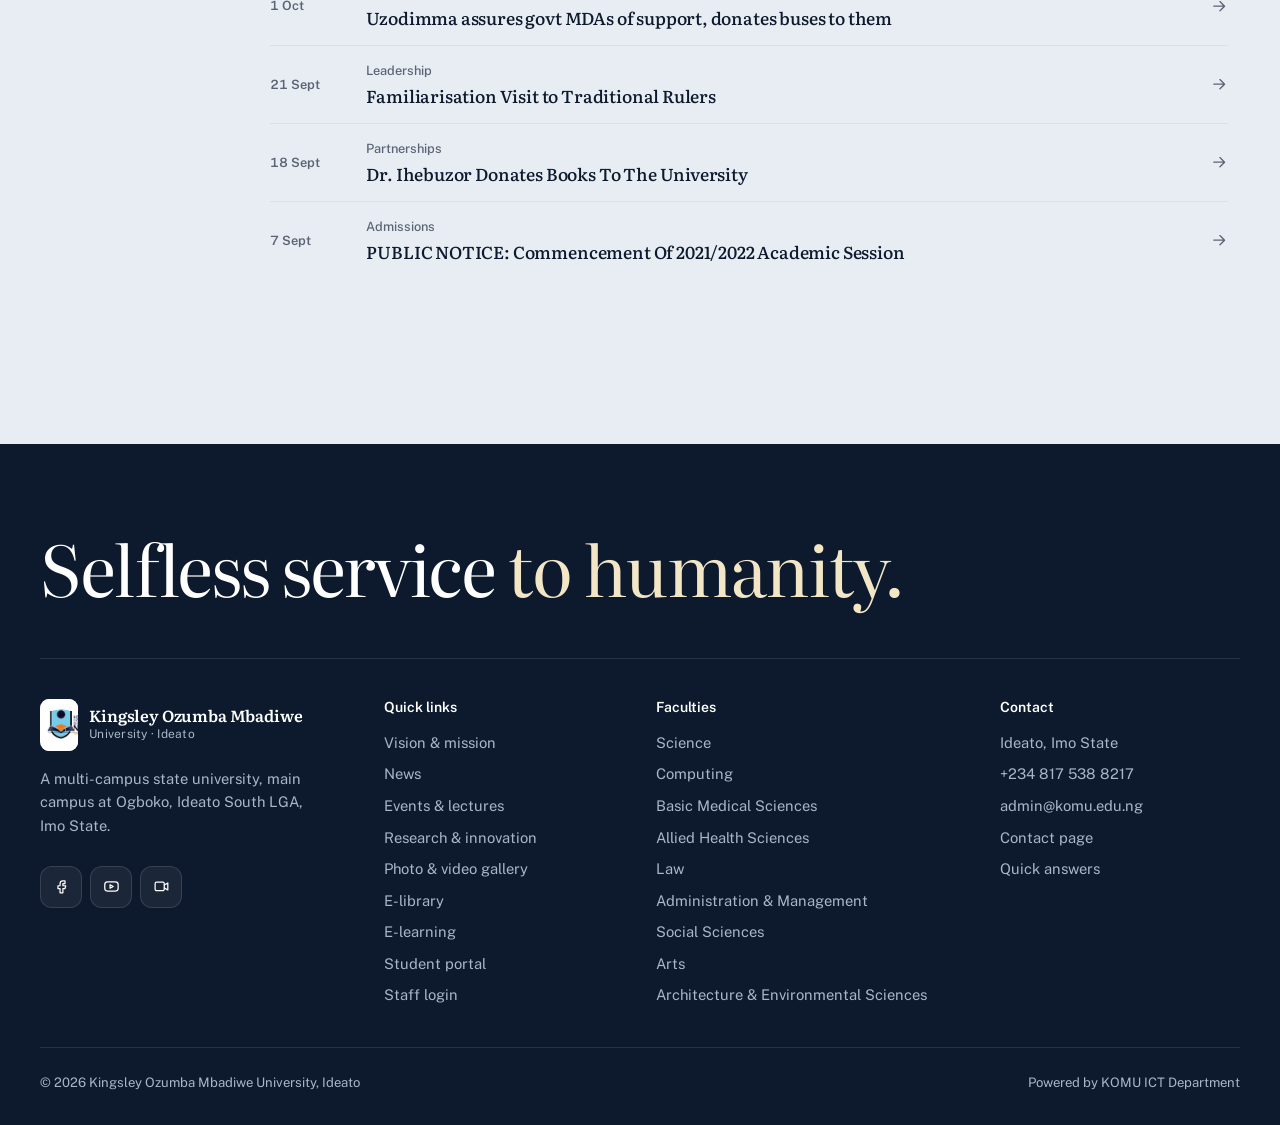
<file: komu-redesign/news.html>
<!doctype html>
<html lang="en">
<head>
<meta charset="utf-8">
<meta name="viewport" content="width=device-width,initial-scale=1">
<title>News & events · KOMU</title>
<meta name="description" content="Every story from Kingsley Ozumba Mbadiwe University, newest first, with the full archive back to September 2021.">
<meta property="og:title" content="News & events · KOMU">
<meta property="og:description" content="Every story from Kingsley Ozumba Mbadiwe University, newest first, with the full archive back to September 2021.">
<meta property="og:image" content="https://komu.edu.ng/storage/activities/May2026/01KSZCG3NYQ2Z2ZHVYJPVYPME8.png">
<meta name="theme-color" content="#0d1a2d">
<meta name="robots" content="noindex, nofollow">
<link rel="icon" href="images/01KFVKTD6CNY2FJKF1RFJZCM0F.png">
<link rel="preconnect" href="https://fonts.googleapis.com">
<link rel="preconnect" href="https://fonts.gstatic.com" crossorigin>
<link href="https://fonts.googleapis.com/css2?family=Literata:ital,opsz,wght@0,7..72,300..700;1,7..72,400..500&family=Public+Sans:wght@400..700&display=swap" rel="stylesheet">
<link rel="stylesheet" href="styles.css?v=e58e181c">
</head>
<body>
<a class="skip" href="#main">Skip to content</a>

<svg width="0" height="0" style="position:absolute" aria-hidden="true">
  <symbol id="i-arrow" viewBox="0 0 24 24"><path d="M5 12h14M13 6l6 6-6 6"/></symbol>
  <symbol id="i-out" viewBox="0 0 24 24"><path d="M7 17L17 7M8 7h9v9"/></symbol>
  <symbol id="i-up" viewBox="0 0 24 24"><path d="M12 19V5M6 11l6-6 6 6"/></symbol>
  <symbol id="i-search" viewBox="0 0 24 24"><circle cx="11" cy="11" r="7"/><path d="M20 20l-3.5-3.5"/></symbol>
  <symbol id="i-menu" viewBox="0 0 24 24"><path d="M4 7h16M4 12h16M4 17h10"/></symbol>
  <symbol id="i-x" viewBox="0 0 24 24"><path d="M6 6l12 12M18 6L6 18"/></symbol>
  <symbol id="i-chev" viewBox="0 0 24 24"><path d="M6 9l6 6 6-6"/></symbol>
  <symbol id="i-left" viewBox="0 0 24 24"><path d="M15 6l-6 6 6 6"/></symbol>
  <symbol id="i-right" viewBox="0 0 24 24"><path d="M9 6l6 6-6 6"/></symbol>
  <symbol id="i-play" viewBox="0 0 24 24"><path d="M7 5v14l12-7z"/></symbol>
  <symbol id="i-pause" viewBox="0 0 24 24"><path d="M8 5v14M16 5v14"/></symbol>
  <symbol id="i-download" viewBox="0 0 24 24"><path d="M12 4v11M7 10l5 5 5-5M5 20h14"/></symbol>
  <symbol id="i-cal" viewBox="0 0 24 24"><rect x="4" y="5" width="16" height="15" rx="2"/><path d="M8 3v4M16 3v4M4 10h16"/></symbol>
  <symbol id="i-clock" viewBox="0 0 24 24"><circle cx="12" cy="12" r="8.5"/><path d="M12 7.5V12l3 2"/></symbol>
  <symbol id="i-cap" viewBox="0 0 24 24"><path d="M2 9l10-5 10 5-10 5z"/><path d="M6 11v5c0 1.5 2.7 3 6 3s6-1.5 6-3v-5M22 9v6"/></symbol>
  <symbol id="i-book" viewBox="0 0 24 24"><path d="M3 5.5C5.5 4 9 4 12 6c3-2 6.5-2 9-.5V19c-2.5-1.5-6-1.5-9 .5-3-2-6.5-2-9-.5z"/><path d="M12 6v13.5"/></symbol>
  <symbol id="i-screen" viewBox="0 0 24 24"><rect x="4" y="5" width="16" height="11" rx="1.5"/><path d="M2 19h20"/></symbol>
  <symbol id="i-file" viewBox="0 0 24 24"><path d="M14 3H7a2 2 0 0 0-2 2v14a2 2 0 0 0 2 2h10a2 2 0 0 0 2-2V8z"/><path d="M14 3v5h5M9 13h6M9 17h4"/></symbol>
  <symbol id="i-list" viewBox="0 0 24 24"><path d="M9 6h11M9 12h11M9 18h11M4.5 6h.01M4.5 12h.01M4.5 18h.01"/></symbol>
  <symbol id="i-users" viewBox="0 0 24 24"><circle cx="9" cy="8" r="3.5"/><path d="M2.5 20c.8-3.5 3.4-5.5 6.5-5.5s5.7 2 6.5 5.5M16 4.5a3.5 3.5 0 0 1 0 7M18 14.8c1.9.7 3.1 2.5 3.5 5.2"/></symbol>
  <symbol id="i-id" viewBox="0 0 24 24"><rect x="3" y="5" width="18" height="14" rx="2"/><circle cx="9" cy="11" r="2"/><path d="M6 16c.6-1.4 1.7-2 3-2s2.4.6 3 2M15 10h3M15 13h3"/></symbol>
  <symbol id="i-gauge" viewBox="0 0 24 24"><path d="M4 18a8 8 0 1 1 16 0"/><path d="M12 18l4-5"/></symbol>
  <symbol id="i-video" viewBox="0 0 24 24"><rect x="3" y="6" width="13" height="12" rx="2"/><path d="M16 10l5-3v10l-5-3"/></symbol>
  <symbol id="i-pin" viewBox="0 0 24 24"><path d="M12 21s-7-6.2-7-11.5a7 7 0 0 1 14 0C19 14.8 12 21 12 21z"/><circle cx="12" cy="9.5" r="2.5"/></symbol>
  <symbol id="i-phone" viewBox="0 0 24 24"><path d="M5 4h3l2 5-2.5 1.5a11 11 0 0 0 6 6L15 14l5 2v3a2 2 0 0 1-2 2A16 16 0 0 1 3 6a2 2 0 0 1 2-2"/></symbol>
  <symbol id="i-mail" viewBox="0 0 24 24"><rect x="3" y="5" width="18" height="14" rx="2"/><path d="M3 7l9 6 9-6"/></symbol>
  <symbol id="i-building" viewBox="0 0 24 24"><path d="M4 21V8l8-5 8 5v13M9 21v-6h6v6M3 21h18"/></symbol>
  <symbol id="i-check" viewBox="0 0 24 24"><path d="M5 12.5l4.5 4.5L19 7"/></symbol>
  <symbol id="i-alert" viewBox="0 0 24 24"><circle cx="12" cy="12" r="9"/><path d="M12 7.5v5.5M12 16.5v.01"/></symbol>
  <symbol id="i-info" viewBox="0 0 24 24"><circle cx="12" cy="12" r="9"/><path d="M12 11v5.5M12 7.5v.01"/></symbol>
  <symbol id="i-mic" viewBox="0 0 24 24"><rect x="9" y="3" width="6" height="11" rx="3"/><path d="M5.5 11a6.5 6.5 0 0 0 13 0M12 17.5V21M8.5 21h7"/></symbol>
  <symbol id="i-yt" viewBox="0 0 24 24"><rect x="2.5" y="5.5" width="19" height="13" rx="4"/><path d="M10 9.5v5l4.5-2.5z"/></symbol>
  <symbol id="i-fb" viewBox="0 0 24 24"><path d="M14 8h3V4h-3a4 4 0 0 0-4 4v3H7v4h3v6h4v-6h3l1-4h-4V8.5a.5.5 0 0 1 .5-.5z"/></symbol>
  <symbol id="i-flask" viewBox="0 0 24 24"><path d="M9 3h6M10 3v6L4.6 18.6A1.6 1.6 0 0 0 6 21h12a1.6 1.6 0 0 0 1.4-2.4L14 9V3"/><path d="M7.6 15h8.8"/></symbol>
  <symbol id="i-cpu" viewBox="0 0 24 24"><rect x="6" y="6" width="12" height="12" rx="2"/><rect x="9.5" y="9.5" width="5" height="5"/><path d="M9 3v3M15 3v3M9 18v3M15 18v3M3 9h3M3 15h3M18 9h3M18 15h3"/></symbol>
  <symbol id="i-pulse" viewBox="0 0 24 24"><path d="M3 12h4l2.5-6 4 12 2.5-6H21"/></symbol>
  <symbol id="i-heart" viewBox="0 0 24 24"><path d="M12 20s-8-4.7-8-10.3A4.7 4.7 0 0 1 12 7a4.7 4.7 0 0 1 8 2.7C20 15.3 12 20 12 20z"/></symbol>
  <symbol id="i-scale" viewBox="0 0 24 24"><path d="M12 4v16M7 20h10M5 7h14"/><path d="M5 7l-3 6a3.2 3.2 0 0 0 6 0zM19 7l-3 6a3.2 3.2 0 0 0 6 0z"/></symbol>
  <symbol id="i-briefcase" viewBox="0 0 24 24"><rect x="3" y="7" width="18" height="13" rx="2"/><path d="M9 7V5a1.5 1.5 0 0 1 1.5-1.5h3A1.5 1.5 0 0 1 15 5v2M3 13h18"/></symbol>
  <symbol id="i-pen" viewBox="0 0 24 24"><path d="M4 20l1-4L16.5 4.5a2 2 0 0 1 3 3L8 19z"/><path d="M14.5 6.5l3 3"/></symbol>
  <symbol id="i-compass" viewBox="0 0 24 24"><circle cx="12" cy="5" r="2"/><path d="M11 7L6 20M13 7l5 13M8.3 14h7.4"/></symbol>
</svg>

<div class="util">
  <div class="wrap util-in">
    <span class="hide-sm">Ogboko, Ideato South, Imo State</span>
    <a class="hide-sm" href="tel:+2348175388217">+234 817 538 8217</a>
    <a class="hide-sm" href="mailto:admin@komu.edu.ng">admin@komu.edu.ng</a>
    <nav class="util-links" aria-label="Portals">
      <a href="https://komu.edu.ng/students/login" target="_blank" rel="noopener">Student portal</a>
      <a href="https://komu.edu.ng/staff/dashboard/login" target="_blank" rel="noopener">Staff portal</a>
      <a href="https://elearning.komu.edu.ng/" target="_blank" rel="noopener">E-learning</a>
      <a href="https://komu.my-library.com.ng/" target="_blank" rel="noopener">E-library</a>
    </nav>
  </div>
</div>

<header class="hdr" id="hdr">
  <div class="wrap hdr-in">
    <a class="brand" href="index.html" aria-label="KOMU home">
      <span class="crest"><img src="images/01KFVKTD6CNY2FJKF1RFJZCM0F.png" alt=""></span>
      <span><b>Kingsley Ozumba Mbadiwe</b><small>University · Ideato</small></span>
    </a>
    <nav class="nav" aria-label="Main">
      <ul>
        <li class="dd"><a href="index.html#about" data-sec="about leadership">About <svg class="ico"><use href="#i-chev"/></svg></a>
          <div class="menu">
            <a href="index.html#about"><span>Vision &amp; mission<small>Philosophy, core values and crest</small></span></a>
            <a href="index.html#charter"><span>Charter &amp; objectives<small>Establishment law and mandate</small></span></a>
            <a href="index.html#history"><span>Our history<small>From Eastern Palm University to KOMU</small></span></a>
            <a href="index.html#leadership"><span>Principal officers<small>Vice-Chancellor, Registrar, Bursar and more</small></span></a>
            <hr>
            <a href="https://komu.edu.ng/staff/directory/index" target="_blank" rel="noopener">Academic staff directory</a>
            <a href="https://komu.edu.ng/staff/directory/non-academic" target="_blank" rel="noopener">Non-academic staff directory</a>
          </div>
        </li>
        <li class="dd"><a href="academics.html" data-nav="academics">Academics <svg class="ico"><use href="#i-chev"/></svg></a>
          <div class="menu menu-mega" id="megaFac"></div>
        </li>
        <li class="dd"><a href="admissions.html" data-nav="admissions">Admissions <svg class="ico"><use href="#i-chev"/></svg></a>
          <div class="menu" id="megaAdm"></div>
        </li>
        <li class="dd"><a href="news.html" data-nav="news" aria-current="page" data-sec="news events">News &amp; events <svg class="ico"><use href="#i-chev"/></svg></a>
          <div class="menu">
            <a href="news.html"><span>Latest news<small>Every story, with the full archive</small></span></a>
            <a href="index.html#events"><span>Upcoming event<small>Special Citation, 21 October 2026</small></span></a>
            <a href="index.html#lectures"><span>Public lecture series<small>15 lectures since October 2023</small></span></a>
            <a href="gallery.html"><span>Photo &amp; video gallery<small>Campus, events and leadership</small></span></a>
          </div>
        </li>
        <li><a href="contact.html" data-nav="contact">Contact</a></li>
      </ul>
    </nav>
    <div class="hdr-act">
      <button class="search-btn" id="openSearch" aria-label="Search the site"><svg class="ico"><use href="#i-search"/></svg><span>Search</span><kbd>Ctrl K</kbd></button>
      <a class="btn btn-gold" href="admissions.html">Apply</a>
      <button class="icon-btn" id="openNav" aria-label="Open menu"><svg class="ico"><use href="#i-menu"/></svg></button>
    </div>
  </div>
</header>

<div class="notice" id="notice" role="region" aria-label="Announcement">
  <div class="wrap notice-in">
    <span class="flag">EVENT</span>
    <p>Special Citation and public lecture in honour of Dr Obiukwu Charles Emeka: Wednesday 21 October 2026, 12 noon, Senate Chamber.</p>
    <a href="index.html#events">Event details</a>
    <button id="closeNotice" aria-label="Dismiss announcement"><svg class="ico"><use href="#i-x"/></svg></button>
  </div>
</div>

<main id="main">
  <section class="page-hero">
    <img src="images/activities/May2026/01KSZDWBKV2XJCJT4T1T8STZDG.jpg" alt="" style="object-position:50% 30%">
    <div class="wrap ph-in">
      <nav class="crumbs" aria-label="Breadcrumb"><a href="index.html">Home</a><span aria-hidden="true">/</span><span aria-current="page">News</span></nav>
      <h1>News &amp; events</h1>
      <p class="lede">Every story from the University, newest first, with the full archive back to September 2021.</p>
      <nav class="subnav" aria-label="On this page"><a href="#news">Latest news</a><a href="#archive">Archive</a><a href="index.html#events">Upcoming event</a><a href="index.html#lectures">Public lectures</a><a href="gallery.html">Gallery</a></nav>
    </div>
  </section>

  <section class="section" id="news" aria-labelledby="news-h">
    <div class="wrap">
      <div class="sec-head row rv">
        <div><p class="eyebrow">Latest</p><h2 id="news-h">From the University</h2></div>
        <label class="find"><svg class="ico"><use href="#i-search"/></svg><input id="newsSearch" type="search" placeholder="Search all stories" aria-label="Search all stories" autocomplete="off"></label>
      </div>
      <div class="news-tools rv">
        <div class="chips" id="newsChips" aria-label="Filter news"></div>
        <p class="news-count" id="newsCount" aria-live="polite"></p>
      </div>
      <div class="news-grid" id="newsGrid" data-limit="8"></div>
      <p class="news-empty" id="newsEmpty" hidden></p>
    </div>
  </section>

  <section class="section alt" id="archive" aria-labelledby="archive-h">
    <div class="wrap">
      <div class="sec-head row rv">
        <div><p class="eyebrow">Archive</p><h2 id="archive-h">Older stories</h2><p class="sub">Announcements, ceremonies and milestones since the University’s first session in 2021.</p></div>
        <div class="chips" id="yearChips" aria-label="Filter by year"></div>
      </div>
      <div class="archive rv" id="archiveList"></div>
    </div>
  </section>
</main>

<footer class="ft">
  <div class="wrap">
    <p class="ft-motto">Selfless service <span>to humanity.</span></p>
    <div class="ft-grid">
      <div>
        <a class="brand" href="index.html"><span class="crest"><img src="images/01KFVKTD6CNY2FJKF1RFJZCM0F.png" alt=""></span><span><b>Kingsley Ozumba Mbadiwe</b><small>University · Ideato</small></span></a>
        <p class="ft-about">A multi-campus state university, main campus at Ogboko, Ideato South LGA, Imo State.</p>
        <div class="socials">
          <a href="https://web.facebook.com/K.O.Mbadiwe/" target="_blank" rel="noopener" aria-label="KOMU on Facebook"><svg class="ico"><use href="#i-fb"/></svg></a>
          <a href="https://www.youtube.com/channel/UCyTDJYUrCnQJNWkQHArXHZQ" target="_blank" rel="noopener" aria-label="KOMU on YouTube"><svg class="ico"><use href="#i-yt"/></svg></a>
          <a href="https://meet.google.com/npy-vxhz-zcc" target="_blank" rel="noopener" aria-label="KOMU Google Meet room"><svg class="ico"><use href="#i-video"/></svg></a>
        </div>
      </div>
      <div>
        <h3>Quick links</h3>
        <ul>
          <li><a href="index.html#about">Vision &amp; mission</a></li>
          <li><a href="news.html">News</a></li>
          <li><a href="index.html#events">Events &amp; lectures</a></li>
          <li><a href="academics.html#research">Research &amp; innovation</a></li>
          <li><a href="gallery.html">Photo &amp; video gallery</a></li>
          <li><a href="https://komu.my-library.com.ng/" target="_blank" rel="noopener">E-library</a></li>
          <li><a href="https://elearning.komu.edu.ng/" target="_blank" rel="noopener">E-learning</a></li>
          <li><a href="https://komu.edu.ng/students/login" target="_blank" rel="noopener">Student portal</a></li>
          <li><a href="https://komu.edu.ng/staff/dashboard/login" target="_blank" rel="noopener">Staff login</a></li>
        </ul>
      </div>
      <div>
        <h3>Faculties</h3>
        <ul id="ftFac"></ul>
      </div>
      <div>
        <h3>Contact</h3>
        <ul>
          <li>Ideato, Imo State</li>
          <li><a href="tel:+2348175388217">+234 817 538 8217</a></li>
          <li><a href="mailto:admin@komu.edu.ng">admin@komu.edu.ng</a></li>
          <li><a href="contact.html">Contact page</a></li>
          <li><a href="contact.html#help">Quick answers</a></li>
        </ul>
      </div>
    </div>
    <div class="ft-bottom">
      <span>© 2026 Kingsley Ozumba Mbadiwe University, Ideato</span>
      <span>Powered by KOMU ICT Department</span>
    </div>
  </div>
</footer>

<button class="totop" id="toTop" aria-label="Back to top"><svg class="ico"><use href="#i-up"/></svg></button>

<dialog class="drawer" id="drawer" aria-label="Details">
  <div class="dr-head"><button class="x" data-close aria-label="Close"><svg class="ico"><use href="#i-x"/></svg></button></div>
  <div class="dr-body" id="drBody"></div>
</dialog>

<dialog class="drawer left" id="navDlg" aria-label="Menu">
  <div class="dr-head"><a class="brand" href="index.html"><span class="crest"><img src="images/01KFVKTD6CNY2FJKF1RFJZCM0F.png" alt=""></span><span><b>KOMU</b><small>Ideato</small></span></a><button class="x" data-close aria-label="Close menu"><svg class="ico"><use href="#i-x"/></svg></button></div>
  <nav class="dr-body mnav" aria-label="Mobile">
    <a href="index.html" data-nav="index">Home</a><a href="index.html#about">About</a><a href="index.html#leadership">Principal officers</a><a href="academics.html" data-nav="academics">Academics</a><a href="academics.html#research">Research</a><a href="admissions.html" data-nav="admissions">Admissions</a><a href="admissions.html#eligibility">Eligibility checker</a><a href="news.html" data-nav="news" aria-current="page">News</a><a href="index.html#events">Events &amp; lectures</a><a href="gallery.html" data-nav="gallery">Gallery</a><a href="contact.html" data-nav="contact">Contact</a>
    <h3>Portals</h3>
    <div class="small">
      <a href="https://komu.edu.ng/students/login" target="_blank" rel="noopener">Student portal</a>
      <a href="https://komu.edu.ng/staff/dashboard/login" target="_blank" rel="noopener">Staff portal</a>
      <a href="https://elearning.komu.edu.ng/" target="_blank" rel="noopener">E-learning</a>
      <a href="https://komu.my-library.com.ng/" target="_blank" rel="noopener">E-library</a>
    </div>
  </nav>
</dialog>

<dialog class="lightbox" id="lightbox" aria-label="Media viewer">
  <figure>
    <div id="lbMedia"></div>
    <figcaption><span id="lbCap"></span>
      <span class="lb-nav">
        <button id="lbPrev" aria-label="Previous"><svg class="ico"><use href="#i-left"/></svg></button>
        <button id="lbNext" aria-label="Next"><svg class="ico"><use href="#i-right"/></svg></button>
        <a id="lbDl" href="#" download aria-label="Download"><svg class="ico"><use href="#i-download"/></svg></a>
        <button data-close aria-label="Close viewer"><svg class="ico"><use href="#i-x"/></svg></button>
      </span>
    </figcaption>
  </figure>
</dialog>

<dialog class="palette" id="searchDlg" aria-label="Search">
  <div class="pal-in"><svg class="ico"><use href="#i-search"/></svg><input id="q" placeholder="Search courses, portals, people, events" aria-label="Search" role="combobox" aria-expanded="true" aria-controls="qRes" autocomplete="off"><kbd>Esc</kbd></div>
  <ul class="pal-res" id="qRes" role="listbox"></ul>
  <div class="pal-foot"><span>↑ ↓ to move</span><span>Enter to open</span></div>
</dialog>

<script src="news-data.js?v=62f4bbbb"></script>
<script src="site.js?v=f85f7a09"></script>
</body>
</html>
</file>
<file: komu-redesign/styles.css>
:root{
  color-scheme:light;
  --ink:#0d1a2d; --navy:#14294a; --navy-2:#1d3a66;
  --gold:#c4922a; --gold-soft:#f3e6c6; --gold-ink:#7a570f;
  --paper:#f3f5f8; --paper-2:#e8edf3; --card:#ffffff; --line:#d9e0e9; --line-strong:#b4c0cf;
  --text:#1b2433; --text-2:#3b4555; --muted:#5b6474; --strong:#0d1a2d; --accent-text:#14294a; --link:#1d3a66;
  --surface-dark:#0d1a2d; --base-dark:#0d1a2d; --sel-bg:#0d1a2d; --sel-fg:#ffffff;
  --hdr-bg:rgba(243,245,248,.86); --notice-bg:#f3e6c6; --notice-fg:#0d1a2d; --notice-line:#e6d3a5;
  --qi-bg:#f3e6c6; --qi-fg:#7a570f; --ok:#2f7a4f; --bad:#b0413e;
  --shadow:0 1px 2px rgba(13,26,45,.06),0 6px 14px -8px rgba(13,26,45,.18);
  --serif:"Literata",Georgia,"Times New Roman",serif;
  --sans:"Public Sans",system-ui,-apple-system,"Segoe UI",sans-serif;
  --ease:cubic-bezier(.2,.8,.2,1);
  --z-header:20; --z-float:15;
}
@media (prefers-color-scheme:dark){
  :root{
    color-scheme:dark;
    --gold-ink:#dcb45e;
    --paper:#0a1220; --paper-2:#0e1829; --card:#121d30; --line:#23324a; --line-strong:#3a4d6a;
    --text:#e3e9f1; --text-2:#c3ccd9; --muted:#94a1b4; --strong:#f3f6fa; --accent-text:#b8cdea; --link:#9cc0ea;
    --surface-dark:#16243b; --base-dark:#060c17; --sel-bg:#e3e9f1; --sel-fg:#0a1220;
    --hdr-bg:rgba(10,18,32,.84); --notice-bg:#2a2312; --notice-fg:#f3e6c6; --notice-line:#4a3d1c;
    --qi-bg:rgba(196,146,42,.16); --qi-fg:#dcb45e; --ok:#7fd3a2; --bad:#f08b86;
    --shadow:0 1px 2px rgba(0,0,0,.4),0 8px 18px -10px rgba(0,0,0,.7);
  }
}
*,*::before,*::after{box-sizing:border-box}
html{scroll-behavior:smooth;scroll-padding-top:84px;-webkit-text-size-adjust:100%}
body{margin:0;background:var(--paper);color:var(--text);font:400 16px/1.6 var(--sans);-webkit-font-smoothing:antialiased}
body::after{content:"";position:fixed;inset:0;pointer-events:none;z-index:50;opacity:.035;
  background-image:url("data:image/svg+xml,%3Csvg xmlns='http://www.w3.org/2000/svg' width='160' height='160'%3E%3Cfilter id='n'%3E%3CfeTurbulence type='fractalNoise' baseFrequency='.9' numOctaves='2' stitchTiles='stitch'/%3E%3C/filter%3E%3Crect width='100%25' height='100%25' filter='url(%23n)'/%3E%3C/svg%3E")}
img,video{max-width:100%;display:block}
img.broken{visibility:hidden}
h1,h2,h3,h4{font-family:var(--serif);font-weight:500;letter-spacing:-.02em;line-height:1.08;margin:0;text-wrap:balance}
p{margin:0;text-wrap:pretty}
a{color:inherit}
button{font:inherit;color:inherit}
:focus-visible{outline:2px solid var(--gold);outline-offset:3px;border-radius:6px}
[hidden]{display:none!important}
.sr-only{position:absolute;width:1px;height:1px;padding:0;margin:-1px;overflow:hidden;clip:rect(0 0 0 0);white-space:nowrap;border:0}
.wrap{width:min(1240px,100% - 2*clamp(16px,4vw,40px));margin-inline:auto}
.skip{position:absolute;left:12px;top:-60px;z-index:100;background:var(--sel-bg);color:var(--sel-fg);padding:.6rem 1rem;border-radius:8px;text-decoration:none}
.skip:focus{top:12px}
.ico{width:1.15em;height:1.15em;flex:none;stroke:currentColor;fill:none;stroke-width:1.75;stroke-linecap:round;stroke-linejoin:round}

.eyebrow{display:inline-flex;align-items:center;gap:.6rem;font-size:.8125rem;font-weight:600;letter-spacing:.03em;color:var(--gold-ink);margin-bottom:.9rem}
.eyebrow::before{content:"";width:22px;height:1px;background:currentColor}
.eyebrow.light{color:var(--gold-soft)}
.sub{color:var(--muted);margin-top:1rem;max-width:60ch;font-size:1.05rem}
.flag{display:inline-block;background:var(--strong);color:var(--paper);font-weight:600;font-size:.75rem;letter-spacing:.04em;padding:.22rem .5rem;border-radius:4px;flex:none}

.btn{display:inline-flex;align-items:center;gap:.55rem;padding:.85rem 1.3rem;border-radius:10px;font:600 .9375rem/1 var(--sans);text-decoration:none;border:0;cursor:pointer;transition:background .2s,transform .15s,opacity .2s;white-space:nowrap}
.btn:active{transform:translateY(1px) scale(.99)}
.btn-gold{background:var(--gold);color:#0d1a2d}
.btn-gold:hover{background:#d4a33b}
.btn-light{background:#fff;color:#0d1a2d}
.btn-light:hover{background:var(--gold-soft)}
.btn-ink{background:var(--sel-bg);color:var(--sel-fg)}
.btn-ink:hover{opacity:.88}
.btn-ghost{background:rgba(255,255,255,.1);color:#fff;box-shadow:inset 0 0 0 1px rgba(255,255,255,.3)}
.btn-ghost:hover{background:rgba(255,255,255,.18)}
.tlink{display:inline-flex;align-items:center;gap:.4rem;font-weight:600;color:var(--link);text-decoration:none;background:none;border:0;padding:0;cursor:pointer;transition:gap .2s}
.tlink:hover{gap:.65rem;text-decoration:underline;text-underline-offset:4px}

/* utility bar + header */
.util{background:var(--base-dark);color:#b9c5d8;font-size:.8125rem}
.util-in{display:flex;align-items:center;gap:1.4rem;min-height:38px}
.util a{text-decoration:none;transition:color .2s}
.util a:hover{color:#fff}
.util-links{margin-left:auto;display:flex;gap:1.25rem;overflow-x:auto;scrollbar-width:none}
.util-links a{white-space:nowrap}
.hdr{position:sticky;top:0;z-index:var(--z-header);background:var(--hdr-bg);backdrop-filter:saturate(1.4) blur(14px);-webkit-backdrop-filter:saturate(1.4) blur(14px);border-bottom:1px solid transparent;transition:border-color .3s,box-shadow .3s}
.hdr.scrolled{border-color:var(--line);box-shadow:0 8px 24px -18px rgba(13,26,45,.35)}
.hdr-in{display:flex;align-items:center;gap:1.25rem;height:72px}
.brand{display:flex;align-items:center;gap:.7rem;text-decoration:none;color:var(--strong);flex:0 1 auto;min-width:0}
.crest{width:26px;height:52px;overflow:hidden;flex:none}
.crest img{height:52px;width:auto;max-width:none;margin-left:-3px;mix-blend-mode:multiply}
.ft .crest{width:38px;padding:0 6px;background:#fff;border-radius:9px}
.ft .crest img{mix-blend-mode:normal}
@media (prefers-color-scheme:dark){.crest{width:38px;padding:0 6px;background:#fff;border-radius:9px}.crest img{mix-blend-mode:normal}}
.brand b{display:block;font:600 1rem/1.15 var(--serif);letter-spacing:-.01em}
.brand small{display:block;font-size:.75rem;color:var(--muted);letter-spacing:.02em}
.ft .brand small{color:#a9b6c9}
.nav{margin-inline:auto}
.nav>ul{display:flex;gap:.15rem;list-style:none;margin:0;padding:0}
.nav>ul>li{position:relative}
.nav>ul>li>a,.nav>ul>li>button{display:inline-flex;align-items:center;gap:.3rem;padding:.6rem .85rem;border-radius:9px;border:0;background:none;font-weight:500;font-size:.9375rem;text-decoration:none;cursor:pointer;color:var(--text);transition:background .2s,color .2s}
.nav>ul>li>a:hover,.nav>ul>li>button:hover{background:rgba(127,140,160,.14)}
.nav li.is-active>a,.nav li.is-active>button{color:var(--link);box-shadow:inset 0 -2px 0 var(--gold)}
.nav .ico{width:.95em;height:.95em;transition:transform .2s}
.dd.open>button .ico{transform:rotate(180deg)}
.menu{position:absolute;top:calc(100% + 10px);left:0;min-width:270px;background:var(--card);border:1px solid var(--line);border-radius:16px;box-shadow:0 10px 18px -10px rgba(13,26,45,.3);padding:.5rem;opacity:0;visibility:hidden;transform:translateY(6px);transition:opacity .18s,transform .18s var(--ease),visibility .18s}
.menu::before{content:"";position:absolute;inset:-12px 0 auto;height:12px}
.dd.open .menu,.dd:focus-within .menu{opacity:1;visibility:visible;transform:none}
@media (hover:hover){.dd:hover .menu{opacity:1;visibility:visible;transform:none}}
.menu a,.menu button{display:flex;gap:.7rem;align-items:flex-start;width:100%;text-align:left;padding:.6rem .75rem;border-radius:9px;text-decoration:none;border:0;background:none;cursor:pointer;font-weight:500;font-size:.92rem;transition:background .15s}
.menu a:hover,.menu button:hover{background:var(--paper)}
.menu small{display:block;color:var(--muted);font-size:.8rem;font-weight:400}
.menu .mi{color:var(--gold-ink);margin-top:.15rem}
.menu hr{border:0;border-top:1px solid var(--line);margin:.4rem .5rem;grid-column:1/-1}
.menu-mega{left:50%;width:700px;display:grid;grid-template-columns:1fr 1fr;gap:.1rem;transform:translate(-50%,6px)}
.dd.open .menu-mega,.dd:focus-within .menu-mega{transform:translate(-50%,0)}
@media (hover:hover){.dd:hover .menu-mega{transform:translate(-50%,0)}}
.hdr-act{display:flex;align-items:center;gap:.6rem;margin-left:auto}
.nav+.hdr-act{margin-left:0}
.search-btn{display:inline-flex;align-items:center;gap:.5rem;height:42px;padding:0 .8rem;border:1px solid var(--line);background:var(--card);border-radius:10px;cursor:pointer;color:var(--muted);font-size:.875rem;transition:border-color .2s}
.search-btn:hover{border-color:var(--line-strong)}
kbd{font:500 .75rem var(--sans);border:1px solid var(--line);border-radius:5px;padding:.1rem .35rem;background:var(--paper)}
.icon-btn{display:none;place-items:center;width:42px;height:42px;border-radius:10px;border:1px solid var(--line);background:var(--card);cursor:pointer}

.notice{background:var(--notice-bg);color:var(--notice-fg);font-size:.9rem;border-bottom:1px solid var(--notice-line)}
.notice-in{display:flex;align-items:center;gap:.9rem;padding:.6rem 0}
.notice .flag{background:#0d1a2d;color:var(--gold-soft)}
.notice a{font-weight:600;white-space:nowrap}
.notice button{margin-left:auto;border:0;background:none;cursor:pointer;display:grid;place-items:center;width:32px;height:32px;border-radius:8px;flex:none}
.notice button:hover{background:rgba(127,127,127,.18)}

/* hero carousel */
.hero{position:relative;height:clamp(620px,88dvh,820px);background:#0d1a2d;color:#fff;overflow:hidden;isolation:isolate;touch-action:pan-y}
.slide{position:absolute;inset:0;opacity:0;visibility:hidden;transition:opacity .9s var(--ease),visibility 0s .9s}
.slide.on{opacity:1;visibility:visible;transition:opacity .9s var(--ease),visibility 0s}
.slide-media{position:absolute;inset:0;width:100%;height:100%;object-fit:cover}
.slide.on img.slide-media{animation:kb 11s var(--ease) both}
@keyframes kb{from{transform:scale(1.08)}to{transform:scale(1)}}
.slide-bg{position:absolute;inset:-40px;background:center/cover no-repeat;filter:blur(28px) brightness(.7)}
.slide.shade::after{content:"";position:absolute;inset:0;background:linear-gradient(90deg,rgba(13,26,45,.95) 0%,rgba(13,26,45,.74) 45%,rgba(13,26,45,.2) 100%),linear-gradient(0deg,rgba(13,26,45,.92),transparent 55%)}
.slide.film::after{content:"";position:absolute;inset:auto 0 0;height:40%;background:linear-gradient(0deg,rgba(13,26,45,.8),transparent)}
@media (max-aspect-ratio:5/4){.slide.film .slide-media{object-fit:contain;object-position:50% 38%}}
.slide-in{position:relative;z-index:1;height:100%;display:flex;align-items:flex-end;padding-bottom:calc(3.5rem + 6rem)}
.slide-copy{max-width:780px}
.slide.on .slide-copy>*{animation:fadeUp .9s var(--ease) both}
.slide.on .slide-copy>*:nth-child(2){animation-delay:.08s}.slide.on .slide-copy>*:nth-child(3){animation-delay:.16s}.slide.on .slide-copy>*:nth-child(4){animation-delay:.24s}.slide.on .slide-copy>*:nth-child(5){animation-delay:.32s}
.hero-title{font-size:clamp(2.9rem,6.6vw,5.8rem);font-weight:450;line-height:1;letter-spacing:-.03em}
.hero-title span{color:var(--gold-soft)}
.hero-h{font-size:clamp(2rem,4.4vw,3.7rem);line-height:1.05;letter-spacing:-.03em;max-width:20ch}
.lede{font-size:clamp(1.02rem,1.4vw,1.2rem);color:#d3dbe8;max-width:56ch;margin-top:1.3rem}
.hero-facts{display:flex;flex-wrap:wrap;gap:.45rem 1.4rem;margin-top:1.2rem;font-size:.95rem;color:#d3dbe8}
.hero-facts span{display:inline-flex;align-items:center;gap:.45rem}
.hero-facts .ico{color:var(--gold-soft)}
.hero-cta{display:flex;flex-wrap:wrap;gap:.8rem 1.4rem;align-items:center;margin-top:2rem}
.link-light{display:inline-flex;align-items:center;gap:.45rem;color:#fff;font-weight:600;text-decoration:none;background:none;border:0;padding:0;cursor:pointer;transition:gap .2s}
.link-light:hover{gap:.7rem}
.hero .flag{background:var(--gold);color:#0d1a2d}
.hero-ctrl{position:absolute;left:0;right:0;bottom:calc(3.5rem + 1.4rem);z-index:2;display:flex;align-items:flex-end;gap:1.5rem}
.segs{display:flex;gap:.6rem;flex:1;max-width:640px}
.seg-b{position:relative;flex:1;border:0;background:none;padding:.75rem 0 0;cursor:pointer;color:rgba(255,255,255,.62);font:600 .75rem/1.2 var(--sans);text-align:left;transition:color .2s}
.seg-b::before,.seg-b i{content:"";position:absolute;top:0;left:0;right:0;height:3px;border-radius:3px}
.seg-b::before{background:rgba(255,255,255,.25)}
.seg-b i{background:var(--gold);transform-origin:left;transform:scaleX(0)}
.seg-b[aria-selected=true],.seg-b:hover{color:#fff}
.hero-btns{display:flex;gap:.4rem;margin-left:auto}
.hero-btns button{display:grid;place-items:center;width:42px;height:42px;border-radius:50%;border:1px solid rgba(255,255,255,.28);background:rgba(13,26,45,.4);backdrop-filter:blur(8px);-webkit-backdrop-filter:blur(8px);color:#fff;cursor:pointer;transition:background .2s}
.hero-btns button:hover{background:rgba(13,26,45,.7)}
@keyframes fadeUp{from{opacity:0;transform:translateY(16px)}to{opacity:1;transform:none}}

/* stats */
.stats{position:relative;z-index:2;margin-top:-3.5rem;display:grid;grid-template-columns:repeat(4,1fr);background:var(--card);border:1px solid var(--line);border-radius:20px;box-shadow:var(--shadow)}
.stats>div{padding:1.5rem 1.6rem 1.6rem;border-left:1px solid var(--line)}
.stats>div:first-child{border-left:0}
.stats b{display:block;font:500 clamp(2.1rem,3.6vw,2.9rem)/1 var(--serif);color:var(--accent-text);font-variant-numeric:tabular-nums lining-nums;letter-spacing:-.03em}
.stats span{display:block;margin-top:.5rem;font-size:.875rem;color:var(--muted);max-width:24ch}

/* sections */
.section{padding:clamp(4.5rem,9vw,7rem) 0 clamp(5rem,10vw,8rem)}
.alt{background:var(--paper-2)}
.sec-head{max-width:700px;margin-bottom:clamp(2rem,4vw,3rem)}
.sec-head h2,.h2{font-size:clamp(2.1rem,4vw,3.2rem)}
.sec-head.row{max-width:none;display:flex;justify-content:space-between;align-items:flex-end;gap:1.5rem;flex-wrap:wrap}

/* start here */
.start{display:grid;grid-template-columns:.8fr 1.2fr;gap:clamp(2rem,5vw,4.5rem);align-items:start}
.seg{display:inline-flex;flex-wrap:wrap;gap:3px;padding:4px;background:var(--paper-2);border-radius:12px;margin-top:1.75rem}
.seg button{border:0;background:none;padding:.6rem 1rem;border-radius:9px;font-weight:600;font-size:.875rem;color:var(--muted);cursor:pointer;transition:background .2s,color .2s,box-shadow .2s}
.seg button[aria-selected=true]{background:var(--card);color:var(--strong);box-shadow:0 1px 3px rgba(13,26,45,.14)}
.quick{display:grid;grid-template-columns:1fr 1fr;gap:.75rem}
.q{display:flex;gap:.9rem;align-items:flex-start;padding:1.1rem 1.2rem;background:var(--card);border:1px solid var(--line);border-radius:14px;text-decoration:none;transition:border-color .2s,transform .25s var(--ease),box-shadow .25s;animation:fadeUp .45s var(--ease) both;animation-delay:calc(var(--i)*45ms)}
.q:hover{border-color:var(--line-strong);transform:translateY(-2px);box-shadow:var(--shadow)}
.qi{width:40px;height:40px;border-radius:11px;background:var(--qi-bg);color:var(--qi-fg);display:grid;place-items:center;flex:none}
.q b{display:block;font-weight:600;line-height:1.3}
.q small{display:block;color:var(--muted);font-size:.85rem;line-height:1.4;margin-top:.15rem}
.q .ext{margin-left:auto;color:#9aa1ad;margin-top:.15rem}
.q-note{grid-column:1/-1;display:grid;grid-template-columns:repeat(3,1fr);gap:1rem;padding:1.3rem 1.4rem;background:var(--surface-dark);color:#dfe6f0;border-radius:16px;animation:fadeUp .45s var(--ease) both}
.q-note small{display:block;color:#9fb0c8;font-size:.8rem}
.q-note b{display:block;font:500 1.35rem/1.2 var(--serif);color:#fff;margin-top:.2rem}
.q-note p{grid-column:1/-1;font-size:.88rem;color:#b9c5d8;border-top:1px solid rgba(255,255,255,.12);padding-top:.9rem}

/* news */
.chips{display:flex;flex-wrap:wrap;gap:.4rem}
.chip{border:1px solid var(--line);background:transparent;padding:.45rem .9rem;border-radius:999px;font-weight:500;font-size:.875rem;cursor:pointer;transition:background .2s,color .2s,border-color .2s}
.chip:hover{border-color:var(--line-strong)}
.chip[aria-pressed=true]{background:var(--sel-bg);border-color:var(--sel-bg);color:var(--sel-fg)}
.news-grid{display:grid;grid-template-columns:1.2fr 1fr;gap:.4rem 1.75rem}
.story{position:relative;display:grid;grid-template-columns:118px 1fr;gap:1.1rem;align-items:center;padding:.85rem;border-radius:14px;transition:background .2s}
.story:hover{background:var(--card)}
.story img,.story .ph{width:118px;aspect-ratio:4/3;object-fit:cover;border-radius:10px;background:var(--navy)}
.ph{display:grid;place-items:center;background:linear-gradient(140deg,var(--navy-2),var(--ink));color:var(--gold-soft);font:500 1.1rem var(--serif)}
.meta{display:block;font-size:.8rem;color:var(--muted);font-weight:500;margin-bottom:.35rem}
.story h3{font-size:1.1rem;line-height:1.3;letter-spacing:-.01em}
.story h3 button,.stretch{all:unset;cursor:pointer}
.story h3 button::after,.stretch::after{content:"";position:absolute;inset:0;border-radius:inherit}
.story h3 button:focus-visible::after,.stretch:focus-visible::after{outline:2px solid var(--gold);outline-offset:2px}
.story.lead{grid-row:span 7;grid-template-columns:1fr;align-items:start;align-content:start;padding:0;background:var(--surface-dark);color:#fff;border-radius:20px;overflow:hidden}
.story.lead img,.story.lead .ph{width:100%;aspect-ratio:16/10;border-radius:0;transition:transform .8s var(--ease)}
.story.lead:hover img{transform:scale(1.03)}
.story.lead .sb{padding:1.5rem 1.75rem 2rem}
.story.lead .meta{color:#aebbd0}
.story.lead h3{font-size:clamp(1.5rem,2.4vw,2.05rem);line-height:1.12}
.story.lead p{color:#c9d3e3;margin-top:.9rem;display:-webkit-box;-webkit-line-clamp:3;-webkit-box-orient:vertical;overflow:hidden}
.story .more{display:inline-flex;align-items:center;gap:.4rem;margin-top:1.1rem;font-weight:600;color:var(--gold-soft)}
.news-foot{margin-top:2rem}

/* events */
.event{display:grid;grid-template-columns:minmax(0,1.05fr) minmax(0,1fr);gap:clamp(1.5rem,4vw,3rem);align-items:center;background:var(--card);border:1px solid var(--line);border-radius:24px;padding:clamp(.8rem,1.6vw,1.2rem)}
.event-poster{position:relative;border:0;padding:0;border-radius:16px;overflow:hidden;cursor:zoom-in;background:var(--paper-2)}
.event-poster img{width:100%;aspect-ratio:3/2;object-fit:cover;transition:transform .7s var(--ease)}
.event-poster:hover img{transform:scale(1.03)}
.event-poster span{position:absolute;left:.8rem;bottom:.8rem;display:inline-flex;gap:.4rem;align-items:center;background:rgba(13,26,45,.75);color:#fff;font-size:.8rem;font-weight:600;padding:.4rem .65rem;border-radius:8px;backdrop-filter:blur(6px)}
.event-body{padding:clamp(.5rem,2vw,1.4rem) clamp(.5rem,2vw,1.4rem) clamp(.5rem,2vw,1.4rem) 0}
.event-body h3{font-size:clamp(1.6rem,2.8vw,2.3rem);margin:.9rem 0 .7rem}
.event-body .sub{margin-top:0;font-size:1rem}
.countdown{display:grid;grid-template-columns:repeat(4,minmax(0,1fr));gap:.5rem;margin:1.5rem 0 1.25rem}
.countdown div{background:var(--paper-2);border-radius:12px;padding:.8rem .5rem;text-align:center}
.countdown b{display:block;font:500 clamp(1.5rem,2.6vw,2rem)/1 var(--serif);color:var(--accent-text);font-variant-numeric:tabular-nums lining-nums}
.countdown span{font-size:.75rem;color:var(--muted)}
.cd-done{margin:1.5rem 0;font-weight:600;color:var(--gold-ink)}
.facts{margin:0;display:grid}
.facts div{display:flex;justify-content:space-between;gap:1rem;padding:.7rem 0;border-top:1px solid var(--line);font-size:.92rem}
.facts dt{color:var(--muted)}
.facts dd{margin:0;font-weight:600;text-align:right}
.event-act{display:flex;flex-wrap:wrap;gap:1rem 1.5rem;align-items:center;margin-top:1.5rem}
.lectures{display:grid;grid-template-columns:300px 1fr;gap:clamp(2rem,5vw,4rem);margin-top:clamp(3.5rem,7vw,5rem)}
.lect-side h3{font-size:1.75rem}
.lect-side p{color:var(--muted);margin-top:.8rem}
.lect-side .big{display:block;font:500 3.6rem/1 var(--serif);color:var(--accent-text);margin-top:1.75rem;letter-spacing:-.03em}
.lect-side .big+span{color:var(--muted);font-size:.9rem}
.lect-list{list-style:none;margin:0;padding:0}
.lect{display:grid;grid-template-columns:6.5rem 1fr;gap:1.25rem;padding:1.15rem 0;border-top:1px solid var(--line);animation:fadeUp .4s var(--ease) both}
.lect .no{font:500 1.35rem/1.1 var(--serif);color:var(--gold-ink)}
.lect time{display:block;font:500 .8rem var(--sans);color:var(--muted);margin-top:.35rem}
.lect h4{font-size:1.08rem;line-height:1.35;letter-spacing:-.01em;color:var(--strong)}
.lect p{font-size:.88rem;color:var(--muted);margin-top:.35rem}
.lect .flag{margin-top:.6rem;background:var(--gold);color:#0d1a2d}
.lect-more{margin-top:1.25rem}

/* academics */
.find{display:flex;align-items:center;gap:.55rem;background:var(--card);border:1px solid var(--line);border-radius:12px;padding:0 .95rem;width:min(360px,100%);color:var(--muted);transition:border-color .2s,box-shadow .2s}
.find:focus-within{border-color:var(--gold);box-shadow:0 0 0 4px rgba(196,146,42,.16)}
.find input{border:0;background:transparent;padding:.85rem 0;font:inherit;color:var(--text);width:100%;outline:none}
.fx{display:grid;grid-template-columns:330px 1fr;gap:1.5rem;align-items:start}
.fx-list{display:flex;flex-direction:column;gap:2px;position:sticky;top:96px}
.fx-tab{display:flex;align-items:center;gap:.75rem;padding:.7rem .9rem;border:0;background:none;border-radius:10px;font-weight:500;font-size:.94rem;text-align:left;cursor:pointer;transition:background .2s,color .2s,opacity .2s}
.fx-tab .ico{color:var(--gold-ink);transition:color .2s}
.fx-tab:hover{background:rgba(127,140,160,.14)}
.fx-tab[aria-selected=true]{background:var(--sel-bg);color:var(--sel-fg)}
.fx-tab[aria-selected=true] .ico{color:var(--gold)}
.fx-tab .n{margin-left:auto;font-size:.78rem;font-variant-numeric:tabular-nums;min-width:1.8rem;text-align:center;padding:.1rem .4rem;border-radius:6px;background:rgba(127,140,160,.16);color:var(--muted)}
.fx-tab[aria-selected=true] .n{background:rgba(127,140,160,.28);color:inherit}
.fx-tab.dim{opacity:.38}
.fx-panel{background:var(--card);border:1px solid var(--line);border-radius:22px;padding:clamp(1.5rem,3.2vw,2.6rem);min-height:440px}
.fx-panel h3{font-size:clamp(1.9rem,3.2vw,2.6rem)}
.fx-panel .blurb{color:var(--muted);max-width:62ch;margin-top:.8rem}
.fx-panel .dean{margin-top:.8rem;font-size:.92rem}
.fx-panel .grp{margin-top:1.6rem;font-weight:600;font-size:.85rem;color:var(--gold-ink)}
.fx-panel .grp+.depts{margin-top:.6rem}
.fx-panel>*{animation:fadeUp .4s var(--ease) both}
.depts{display:grid;grid-template-columns:repeat(auto-fill,minmax(min(235px,100%),1fr));gap:.6rem;margin-top:1.75rem}
.dept{display:flex;flex-direction:column;align-items:flex-start;gap:.25rem;padding:.95rem 1.05rem;border:1px solid var(--line);border-radius:12px;background:var(--paper);text-align:left;cursor:pointer;transition:border-color .2s,transform .2s var(--ease),background .2s}
.dept:hover{border-color:var(--gold);background:var(--card);transform:translateY(-1px)}
.dept b{font-weight:600;font-size:.97rem;line-height:1.3}
.dept small{font-size:.8rem;color:var(--muted)}
.dept small i{font-style:normal;color:var(--gold-ink);font-weight:600}
.fx-foot{display:flex;gap:1.75rem;flex-wrap:wrap;margin-top:1.9rem;padding-top:1.3rem;border-top:1px solid var(--line)}

/* admissions */
.adm{display:grid;grid-template-columns:1fr 1.1fr;gap:1.5rem;align-items:start}
.elig{position:relative;color:#e6ecf4;border-radius:22px;padding:clamp(1.5rem,3vw,2.3rem);background-color:var(--surface-dark);background-image:radial-gradient(520px 260px at 100% 0%,rgba(196,146,42,.22),transparent 65%)}
.elig h3{font-size:1.75rem;color:#fff}
.elig .hint{color:#9fb0c8;font-size:.9rem;margin-top:.45rem}
.elig form{display:grid;gap:1.15rem;margin-top:1.6rem}
.elig label.f{display:grid;gap:.45rem;font-size:.85rem;font-weight:600;color:#c9d3e3}
.elig select,.elig input[type=number]{appearance:none;-webkit-appearance:none;width:100%;background-color:rgba(255,255,255,.06);border:1px solid rgba(255,255,255,.16);color:#fff;border-radius:10px;padding:.8rem .95rem;font:500 1rem var(--sans);transition:border-color .2s,background-color .2s}
.elig input[type=number]{-moz-appearance:textfield}
.elig input::-webkit-inner-spin-button,.elig input::-webkit-outer-spin-button{-webkit-appearance:none;margin:0}
.elig select{background-image:url("data:image/svg+xml,%3Csvg xmlns='http://www.w3.org/2000/svg' width='14' height='14' viewBox='0 0 24 24' fill='none' stroke='%23c9d3e3' stroke-width='2' stroke-linecap='round'%3E%3Cpath d='M6 9l6 6 6-6'/%3E%3C/svg%3E");background-repeat:no-repeat;background-position:right .9rem center;padding-right:2.4rem}
.elig select option,.elig select optgroup{color:#111;background:#fff}
.elig select:focus,.elig input:focus{outline:none;border-color:var(--gold);background-color:rgba(255,255,255,.1)}
.elig fieldset{border:0;padding:0;margin:0;min-width:0}
.elig legend{font-size:.85rem;font-weight:600;color:#c9d3e3;margin-bottom:.5rem;padding:0}
.opts{display:inline-flex;flex-wrap:wrap;gap:3px;padding:3px;background:rgba(255,255,255,.07);border-radius:10px}
.opts label{position:relative}
.opts input{position:absolute;opacity:0;pointer-events:none}
.opts span{display:block;padding:.5rem .95rem;border-radius:8px;font-weight:600;font-size:.875rem;color:#c9d3e3;cursor:pointer;transition:background .2s,color .2s}
.opts input:checked+span{background:var(--gold);color:#0d1a2d}
.opts input:focus-visible+span{outline:2px solid var(--gold);outline-offset:2px}
.result{margin-top:1.6rem;padding-top:1.5rem;border-top:1px solid rgba(255,255,255,.12)}
.result>*{animation:fadeUp .35s var(--ease) both}
.status{display:inline-flex;gap:.45rem;align-items:center;font-weight:600;padding:.38rem .7rem;border-radius:6px;font-size:.84rem}
.status.ok{background:rgba(74,170,112,.18);color:#94e0b3}
.status.no{background:rgba(214,96,90,.18);color:#f4aaa5}
.status.info{background:rgba(255,255,255,.08);color:#c9d3e3}
.result h4{font-size:1.35rem;line-height:1.25;color:#fff;margin:.85rem 0 .3rem}
.r-sub{color:#9fb0c8;font-size:.92rem;margin-top:.7rem}
.r-err{color:#f4aaa5;font-size:.88rem;margin-top:.5rem}
.meter{position:relative;height:8px;background:rgba(255,255,255,.1);border-radius:99px;margin:1.3rem 0 2rem}
.meter i{position:absolute;inset:0 auto 0 0;border-radius:inherit;background:linear-gradient(90deg,#b98623,#f0d38f);transform-origin:left;animation:grow .6s var(--ease) both}
@keyframes grow{from{transform:scaleX(0)}}
.meter .tick{position:absolute;top:-5px;width:2px;height:18px;background:#fff;border-radius:2px}
.meter .tick span{position:absolute;top:21px;left:50%;transform:translateX(-50%);font-size:.72rem;white-space:nowrap;color:#9fb0c8}
.result ul{list-style:none;padding:0;margin:.8rem 0 0;display:grid;gap:.55rem}
.result li{display:flex;gap:.6rem;font-size:.93rem;color:#d6deea;line-height:1.45}
.result li .ico{color:var(--gold);margin-top:.15rem}
.result .btn{margin-top:1.4rem}
.alts{display:flex;flex-wrap:wrap;gap:.4rem;margin-top:.7rem}
.alts button{border:1px solid rgba(255,255,255,.2);background:rgba(255,255,255,.04);color:#fff;border-radius:8px;padding:.45rem .7rem;font-size:.85rem;cursor:pointer;transition:background .2s,border-color .2s}
.alts button:hover{background:rgba(196,146,42,.2);border-color:var(--gold)}
.routes{background:var(--card);border:1px solid var(--line);border-radius:22px;overflow:hidden}
.tabs{display:flex;gap:3px;overflow-x:auto;padding:.5rem;border-bottom:1px solid var(--line);background:var(--paper);scrollbar-width:none}
.tabs button{flex:none;border:0;background:none;padding:.65rem .95rem;border-radius:9px;font-weight:600;font-size:.875rem;color:var(--muted);cursor:pointer;transition:background .2s,color .2s}
.tabs button:hover{color:var(--strong)}
.tabs button[aria-selected=true]{background:var(--card);color:var(--strong);box-shadow:0 1px 3px rgba(13,26,45,.14)}
.route-panel{padding:clamp(1.5rem,3vw,2.3rem)}
.route-panel>*{animation:fadeUp .35s var(--ease) both}
.route-panel .tag{font-size:.82rem;color:var(--gold-ink);font-weight:600}
.route-panel h3{font-size:1.9rem;margin:.4rem 0 .7rem}
.route-panel>p{color:var(--muted);max-width:58ch}
.rfacts{display:flex;flex-wrap:wrap;gap:.5rem;margin-top:1.2rem}
.rfacts div{background:var(--paper);border:1px solid var(--line);border-radius:10px;padding:.55rem .8rem;font-size:.85rem}
.rfacts small{display:block;color:var(--muted);font-size:.75rem}
.rfacts b{font-weight:600;font-variant-numeric:tabular-nums}
.rnote{display:flex;gap:.6rem;margin-top:1.1rem;padding:.85rem 1rem;border-radius:10px;background:var(--notice-bg);color:var(--notice-fg);font-size:.88rem;line-height:1.45}
.rnote .ico{margin-top:.15rem}
.actions{display:grid;margin-top:1.5rem;border-top:1px solid var(--line)}
.actions a{display:flex;justify-content:space-between;align-items:center;gap:1rem;padding:1rem .2rem;border-bottom:1px solid var(--line);text-decoration:none;font-weight:600;transition:color .2s}
.actions a:hover{color:var(--link)}
.actions a .ico{color:var(--muted);transition:transform .25s var(--ease),color .2s}
.actions a:hover .ico{color:var(--link);transform:translate(3px,-3px)}
.how{display:grid;grid-template-columns:1fr 320px;gap:2.5rem;margin-top:clamp(3rem,6vw,4.5rem);align-items:start}
.how h3{font-size:1.6rem;margin-bottom:1.6rem}
.steps{list-style:none;counter-reset:s;padding:0;margin:0;display:grid;grid-template-columns:repeat(5,1fr);gap:1.1rem}
.steps li{counter-increment:s;position:relative;padding-top:3.2rem}
.steps li::before{content:counter(s,decimal-leading-zero);position:absolute;top:0;left:0;font:500 1.7rem/1 var(--serif);color:var(--gold-ink);font-variant-numeric:lining-nums}
.steps li::after{content:"";position:absolute;top:.85rem;left:3rem;right:.4rem;height:1px;background:var(--line)}
.steps li:last-child::after{display:none}
.steps b{display:block;font-weight:600;line-height:1.3}
.steps span{display:block;color:var(--muted);font-size:.9rem;margin-top:.35rem;line-height:1.5}
.dates{background:var(--card);border:1px solid var(--line);border-radius:18px;padding:1.3rem 1.4rem;margin:0}
.dates h4{font:500 1.25rem/1.3 var(--serif);color:var(--strong);margin-bottom:.4rem}
.dates div{display:flex;justify-content:space-between;align-items:baseline;gap:1rem;padding:.75rem 0;border-top:1px solid var(--line);font-size:.9rem}
.dates div:first-of-type{border-top:0}
.dates dt{color:var(--muted)}
.dates dd{margin:0;text-align:right;font-weight:600;font-variant-numeric:tabular-nums;white-space:nowrap}
.dates dd small{display:block;font-weight:600;font-size:.75rem}
.open{color:var(--ok)}
.closed{color:var(--muted)}

/* research */
.rs-grid{display:grid;grid-template-columns:1.3fr 1fr;gap:1.25rem}
.rs{position:relative;display:flex;flex-direction:column;background:var(--card);border:1px solid var(--line);border-radius:20px;overflow:hidden;transition:transform .3s var(--ease),box-shadow .3s}
.rs:hover{transform:translateY(-3px);box-shadow:var(--shadow)}
.rs-lead{grid-row:span 2}
.rs img{width:100%;aspect-ratio:16/8;object-fit:cover;background:var(--paper-2)}
.rs-lead img{aspect-ratio:auto;flex:1;min-height:280px}
.rs .rb{padding:1.3rem 1.5rem 1.5rem}
.rs h3{font-size:1.45rem;margin:.2rem 0 .55rem}
.rs-lead h3{font-size:clamp(1.6rem,2.6vw,2.1rem)}
.rs p{color:var(--muted)}
.rs .more{display:inline-flex;gap:.4rem;align-items:center;margin-top:1rem;font-weight:600;color:var(--link)}
.rs-dark{background:var(--surface-dark);border-color:transparent;color:#dfe6f0;padding:1.6rem 1.6rem 1.7rem;display:grid;grid-template-columns:auto 1fr;gap:.4rem 1.5rem;align-items:end}
.rs-dark b{font:500 4rem/0.9 var(--serif);color:#fff;letter-spacing:-.04em;grid-row:span 2}
.rs-dark h3{color:#fff;margin:0}
.rs-dark p{color:#aebbd0}
.rs-dark .more{color:var(--gold-soft);grid-column:1/-1}

/* about */
.about-grid{display:grid;grid-template-columns:1.1fr .9fr;gap:clamp(2.5rem,6vw,5.5rem)}
.about-grid blockquote{margin:1.6rem 0 0;padding-left:1.2rem;border-left:2px solid var(--gold);font:400 1.3rem/1.4 var(--serif);color:var(--accent-text)}
.vm{margin:2.2rem 0 0;display:grid}
.vm div{display:grid;grid-template-columns:120px 1fr;gap:1rem;padding:1.15rem 0;border-top:1px solid var(--line)}
.vm dt{font-weight:600;font-size:.88rem;color:var(--gold-ink)}
.vm dd{margin:0}
.charter{margin-top:1.5rem;border:1px solid var(--line);border-radius:16px;background:var(--card)}
.charter summary{display:flex;align-items:center;justify-content:space-between;gap:1rem;padding:1.1rem 1.3rem;cursor:pointer;font-weight:600;list-style:none}
.charter summary::-webkit-details-marker{display:none}
.charter summary .ico{transition:transform .25s var(--ease);color:var(--muted)}
.charter[open] summary .ico{transform:rotate(180deg)}
.charter-body{padding:0 1.3rem 1.4rem;color:var(--text-2);font-size:.95rem}
.charter-body h3{font:600 .85rem var(--sans);letter-spacing:0;color:var(--gold-ink);margin:1.3rem 0 .4rem}
.charter-body h3:first-child{margin-top:0}
.charter-body ol{margin:.4rem 0 0;padding-left:1.4rem;display:grid;gap:.45rem}
.ietic{display:grid;grid-template-columns:repeat(5,1fr);gap:.5rem}
.ietic button{aspect-ratio:1;border:1px solid var(--line);background:var(--card);border-radius:14px;font:500 clamp(1.7rem,3.4vw,2.6rem)/1 var(--serif);color:var(--accent-text);cursor:pointer;transition:background .25s,color .25s,transform .25s var(--ease),border-color .25s}
.ietic button:hover{transform:translateY(-2px);border-color:var(--line-strong)}
.ietic button[aria-selected=true]{background:var(--sel-bg);border-color:var(--sel-bg);color:var(--sel-fg)}
.ietic-panel{margin-top:.75rem;padding:1.4rem 1.5rem;background:var(--card);border:1px solid var(--line);border-radius:16px;min-height:132px}
.ietic-panel>*{animation:fadeUp .35s var(--ease) both}
.ietic-panel h3{font-size:1.4rem}
.ietic-panel p{color:var(--muted);margin-top:.4rem}
.crest-card{display:grid;grid-template-columns:120px 1fr;gap:1.25rem;align-items:center;margin-top:2rem;padding:1.2rem;background:var(--card);border:1px solid var(--line);border-radius:16px}
.crest-card img{width:120px;height:auto;background:#fff;border-radius:10px;padding:.4rem}
.crest-card h3{font:600 .9rem var(--sans);letter-spacing:0}
.crest-card p{font-size:.9rem;color:var(--muted);margin-top:.35rem}
.swatches{display:grid;gap:.7rem;margin-top:1.25rem}
.sw{display:flex;gap:.9rem;align-items:center;font-size:.92rem}
.sw i{width:36px;height:36px;border-radius:10px;flex:none;box-shadow:inset 0 0 0 1px rgba(127,127,127,.25)}
.sw b{font-weight:600}
.sw span{color:var(--muted)}
.mantra{margin-top:clamp(3.5rem,7vw,5.5rem);padding:clamp(2rem,4vw,3rem) 0;border-block:1px solid var(--line)}
.mantra p:not(.eyebrow){font:400 clamp(1.7rem,4vw,3.3rem)/1.1 var(--serif);color:var(--accent-text);letter-spacing:-.025em}
.mantra p b{font-weight:500;color:var(--gold-ink)}
.tl{list-style:none;margin:1.75rem 0 0;padding:0 0 1rem;display:grid;grid-auto-flow:column;grid-auto-columns:minmax(150px,1fr);gap:1rem;overflow-x:auto;scroll-snap-type:x mandatory}
.tl li{scroll-snap-align:start;padding-top:1.1rem;border-top:2px solid var(--strong)}
.tl li:last-child{border-top-color:var(--gold)}
.tl time{display:block;font:500 1.4rem/1 var(--serif);color:var(--accent-text);margin-bottom:.6rem}
.tl p{color:var(--muted);font-size:.9rem;line-height:1.5}
.history h3{font-size:1.6rem;margin-top:clamp(3rem,6vw,4.5rem)}

/* leadership */
.visitor{display:grid;grid-template-columns:200px 1fr auto;gap:1.75rem;align-items:center;padding:1rem 1.75rem 1rem 1rem;background:var(--surface-dark);color:#fff;border-radius:22px;margin-bottom:1.5rem}
.visitor img{width:200px;height:140px;object-fit:cover;object-position:50% 20%;border-radius:14px;background:var(--navy)}
.visitor small{color:var(--gold-soft);font-weight:600;font-size:.82rem}
.visitor h3{font-size:clamp(1.35rem,2.4vw,1.8rem);margin:.35rem 0}
.visitor p{color:#aebbd0;font-size:.92rem}
.visitor .tlink{color:var(--gold-soft)}
.officers{display:grid;grid-template-columns:1.3fr 1fr 1fr;gap:1.25rem}
.off{position:relative;display:flex;flex-direction:column;background:var(--card);border:1px solid var(--line);border-radius:20px;overflow:hidden;transition:transform .3s var(--ease),box-shadow .3s}
.off:hover{transform:translateY(-3px);box-shadow:var(--shadow)}
.off:first-child{grid-row:span 2}
.off .pic{position:relative;aspect-ratio:4/3;background:linear-gradient(160deg,var(--navy-2),var(--ink));overflow:hidden}
.off:first-child .pic{aspect-ratio:auto;flex:1;min-height:380px}
.off .pic img{position:absolute;inset:0;width:100%;height:100%;object-fit:cover;object-position:50% 18%;transition:transform .7s var(--ease)}
.off:hover .pic img{transform:scale(1.04)}
.mono{position:absolute;inset:0;display:grid;place-items:center;font:500 3.2rem var(--serif);color:var(--gold-soft)}
.off .who{padding:1.1rem 1.3rem 1.3rem}
.off .who small{font-weight:600;font-size:.8rem;color:var(--gold-ink)}
.off h3{font-size:1.2rem;line-height:1.25;margin:.25rem 0 .55rem}
.off:first-child h3{font-size:1.6rem}
.off .rd{font-size:.85rem;color:var(--muted);display:inline-flex;gap:.35rem;align-items:center}
.lead-foot{display:flex;gap:1.75rem;flex-wrap:wrap;margin-top:2rem}

/* gallery */
.gallery{display:grid;grid-template-columns:repeat(4,1fr);grid-auto-rows:230px;grid-auto-flow:dense;gap:.75rem}
.g{position:relative;overflow:hidden;border-radius:16px;border:0;padding:0;cursor:zoom-in;background:var(--paper-2);animation:fadeUp .45s var(--ease) both}
.g.wide{grid-column:span 2}
.g.tall{grid-row:span 2}
.g img{width:100%;height:100%;object-fit:cover;transition:transform .8s var(--ease)}
.g:hover img{transform:scale(1.05)}
.g .cap{position:absolute;inset:auto 0 0 0;padding:2.5rem 1rem .9rem;text-align:left;color:#fff;font-weight:500;font-size:.9rem;background:linear-gradient(transparent,rgba(13,26,45,.82));transform:translateY(4px);opacity:.92;transition:transform .3s var(--ease),opacity .3s}
.g:hover .cap{transform:none;opacity:1}
.g .play{position:absolute;left:50%;top:50%;transform:translate(-50%,-50%);display:grid;place-items:center;width:64px;height:64px;border-radius:50%;background:rgba(13,26,45,.55);backdrop-filter:blur(6px);color:#fff;border:1px solid rgba(255,255,255,.35);transition:transform .3s var(--ease)}
.g .play .ico{width:26px;height:26px;margin-left:3px}
.g:hover .play{transform:translate(-50%,-50%) scale(1.08)}
.gal-chips{margin-bottom:1.5rem}

/* contact + help */
.contact-grid{display:grid;grid-template-columns:1fr 1fr;gap:clamp(2rem,5vw,4.5rem);align-items:start}
.cl{display:grid;gap:1.1rem;margin-top:2rem}
.cl div{display:flex;gap:.9rem;align-items:flex-start}
.cl .qi{width:42px;height:42px}
.cl b{display:block;font-weight:600;font-size:.85rem;color:var(--muted)}
.cl a{text-decoration:none}
.cl a:hover{text-decoration:underline;text-underline-offset:3px}
.socials{display:flex;gap:.5rem;margin-top:1.75rem}
.socials a{display:grid;place-items:center;width:42px;height:42px;border-radius:12px;border:1px solid var(--line);background:var(--card);text-decoration:none;transition:background .2s,color .2s,border-color .2s}
.socials a:hover{background:var(--sel-bg);color:var(--sel-fg);border-color:var(--sel-bg)}
.map{width:100%;height:240px;border:0;border-radius:16px;margin-top:1.75rem;background:var(--paper-2);filter:saturate(.75)}
.map-link{margin-top:.8rem}
.form-card{background:var(--card);border:1px solid var(--line);border-radius:22px;padding:clamp(1.5rem,3vw,2.3rem);box-shadow:var(--shadow)}
.form-card h3{font-size:1.6rem;margin-bottom:1.4rem}
.field{display:grid;gap:.4rem;margin-bottom:.9rem}
.field label{font-weight:600;font-size:.875rem}
.field label span{font-weight:400;color:var(--muted)}
.field input,.field textarea{width:100%;border:1px solid var(--line);background:var(--paper);border-radius:10px;padding:.8rem .95rem;font:inherit;color:inherit;transition:border-color .2s,box-shadow .2s,background .2s}
.field textarea{min-height:140px;resize:vertical}
.field input:focus,.field textarea:focus{outline:none;border-color:var(--gold);background:var(--card);box-shadow:0 0 0 4px rgba(196,146,42,.15)}
.field [aria-invalid=true]{border-color:var(--bad)}
.err{color:var(--bad);font-size:.8rem;min-height:1.1em}
.row2{display:grid;grid-template-columns:1fr 1fr;gap:1rem}
.form-note{font-size:.82rem;color:var(--muted);margin-top:.9rem}
.form-status{font-size:.9rem;color:var(--ok);margin-top:.8rem;font-weight:500}
.help{margin-top:clamp(3.5rem,7vw,5rem)}
.help h3{font-size:1.75rem;margin-bottom:1.25rem}
.faq{display:grid;grid-template-columns:1fr 1fr;gap:0 3rem;margin:0}
.faq div{padding:1.2rem 0;border-top:1px solid var(--line)}
.faq dt{font:500 1.1rem/1.35 var(--serif);color:var(--strong);letter-spacing:-.01em}
.faq dd{margin:.45rem 0 0;color:var(--muted);font-size:.94rem}
.faq dd a{display:inline-flex;margin-top:.5rem}

/* footer */
.ft{background:var(--base-dark);color:#a9b6c9;padding:clamp(3.5rem,7vw,5.5rem) 0 2rem;font-size:.92rem}
.ft-motto{font:400 clamp(2rem,5.5vw,4.4rem)/1 var(--serif);color:#fff;letter-spacing:-.03em;padding-bottom:clamp(2.5rem,5vw,3.5rem);border-bottom:1px solid rgba(255,255,255,.1)}
.ft-motto span{color:var(--gold-soft)}
.ft-grid{display:grid;grid-template-columns:1.3fr 1fr 1.3fr 1fr;gap:2rem;padding:2.5rem 0}
.ft h3{font:600 .875rem var(--sans);letter-spacing:0;color:#fff;margin-bottom:1rem}
.ft ul{list-style:none;padding:0;margin:0;display:grid;gap:.5rem}
.ft a{text-decoration:none;transition:color .2s}
.ft a:hover{color:#fff}
.ft .brand{color:#fff}
.ft-about{margin-top:1rem;max-width:34ch}
.ft-bottom{display:flex;justify-content:space-between;gap:1rem;flex-wrap:wrap;padding-top:1.5rem;border-top:1px solid rgba(255,255,255,.1);font-size:.82rem}
.ft .socials a{background:rgba(255,255,255,.06);border-color:rgba(255,255,255,.12);color:#fff}
.ft .socials a:hover{background:var(--gold);color:#0d1a2d;border-color:var(--gold)}
.totop{position:fixed;right:clamp(16px,3vw,28px);bottom:clamp(16px,3vw,28px);z-index:var(--z-float);display:grid;place-items:center;width:46px;height:46px;border-radius:50%;border:0;background:var(--sel-bg);color:var(--sel-fg);box-shadow:var(--shadow);cursor:pointer;opacity:0;transform:translateY(12px);pointer-events:none;transition:opacity .3s,transform .3s var(--ease)}
.totop.show{opacity:1;transform:none;pointer-events:auto}

/* dialogs */
dialog{border:0;padding:0;color:inherit;background:transparent;max-width:none;max-height:none}
dialog::backdrop{background:rgba(9,17,30,.6);backdrop-filter:blur(3px)}
.drawer{position:fixed;inset:0 0 0 auto;margin:0;width:min(560px,100vw);height:100dvh;background:var(--card);box-shadow:-24px 0 60px rgba(9,17,30,.25);overflow:auto;overscroll-behavior:contain}
.drawer[open]{animation:inR .4s var(--ease)}
.drawer.left{inset:0 auto 0 0}
.drawer.left[open]{animation:inL .4s var(--ease)}
@keyframes inR{from{transform:translateX(100%)}}
@keyframes inL{from{transform:translateX(-100%)}}
.dr-head{position:sticky;top:0;z-index:1;display:flex;justify-content:space-between;align-items:center;padding:.8rem .8rem .8rem clamp(1.25rem,4vw,2.25rem);background:linear-gradient(var(--card) 70%,transparent)}
.x{display:grid;place-items:center;width:42px;height:42px;border-radius:50%;border:1px solid var(--line);background:var(--card);cursor:pointer;margin-left:auto;transition:background .2s}
.x:hover{background:var(--paper)}
.dr-body{padding:0 clamp(1.25rem,4vw,2.25rem) 3rem}
.dr-body .dr-img{width:100%;aspect-ratio:16/10;object-fit:cover;object-position:50% 25%;border-radius:16px;margin-bottom:1.4rem;background:var(--paper-2)}
.dr-body h2{font-size:clamp(1.6rem,3vw,2.1rem);margin-bottom:.4rem}
.dr-body p{margin-top:1rem;color:var(--text-2)}
.dr-body .btn{margin-top:1.75rem}
.role{font-weight:600;color:var(--gold-ink);font-size:.88rem}
.toc{display:flex;flex-wrap:wrap;gap:.4rem;margin-top:1.25rem}
.toc button{border:1px solid var(--line);background:var(--paper);border-radius:8px;padding:.35rem .6rem;font-size:.8rem;cursor:pointer;transition:border-color .2s}
.toc button:hover{border-color:var(--gold)}
.bio-sec h3,.pf h3{font:600 .85rem var(--sans);letter-spacing:.02em;color:var(--gold-ink);margin-top:1.9rem;padding-top:1.4rem;border-top:1px solid var(--line)}
.bio-sec ul,.careers{margin:.8rem 0 0;padding-left:1.2rem;color:var(--text-2);display:grid;gap:.4rem}
.pf p{margin-top:.6rem}
.pf-facts{display:grid;grid-template-columns:1fr 1fr;gap:.6rem;margin-top:1.4rem}
.pf-facts div{background:var(--paper-2);border-radius:12px;padding:.85rem 1rem}
.pf-facts small{display:block;font-size:.75rem;color:var(--muted)}
.pf-facts b{display:block;font-weight:600;margin-top:.15rem}
.pf-note,.pf-src{font-size:.82rem;color:var(--muted)!important}
.pf-act{display:flex;flex-wrap:wrap;gap:1rem 1.5rem;align-items:center;margin-top:1.75rem}
.pf-act .btn{margin-top:0}
.mnav a{display:block;padding:.85rem 0;border-bottom:1px solid var(--line);text-decoration:none;font:500 1.2rem var(--serif)}
.mnav h3{font:600 .8rem var(--sans);letter-spacing:.03em;color:var(--gold-ink);margin:1.75rem 0 .25rem}
.mnav .small a{font:500 1rem var(--sans);padding:.7rem 0}
.lightbox{margin:auto;width:min(1100px,94vw)}
.lightbox[open]{animation:fadeUp .35s var(--ease)}
.lightbox figure{margin:0}
.lightbox img,.lightbox video{width:100%;max-height:76dvh;object-fit:contain;border-radius:14px;background:#000}
.lightbox figcaption{display:flex;justify-content:space-between;align-items:center;gap:1rem;color:#fff;margin-top:.9rem}
.lb-nav{display:flex;gap:.5rem;flex:none}
.lb-nav button,.lb-nav a{display:grid;place-items:center;width:44px;height:44px;border-radius:50%;border:1px solid rgba(255,255,255,.25);background:rgba(255,255,255,.08);color:#fff;cursor:pointer;transition:background .2s}
.lb-nav button:hover,.lb-nav a:hover{background:rgba(255,255,255,.2)}
.palette{margin:12vh auto auto;width:min(620px,94vw);background:var(--card);border-radius:18px;box-shadow:0 40px 80px -30px rgba(9,17,30,.6);overflow:hidden}
.palette[open]{animation:fadeUp .25s var(--ease)}
.pal-in{display:flex;align-items:center;gap:.7rem;padding:0 1.1rem;border-bottom:1px solid var(--line);color:var(--muted)}
.pal-in input{flex:1;border:0;background:none;padding:1.1rem 0;font:500 1.05rem var(--sans);color:var(--text);outline:none}
.pal-res{list-style:none;margin:0;padding:.5rem;max-height:min(420px,55dvh);overflow:auto}
.pal-res li{display:flex;justify-content:space-between;align-items:center;gap:1rem;padding:.7rem .8rem;border-radius:10px;cursor:pointer}
.pal-res li[aria-selected=true]{background:var(--paper-2)}
.pal-res li small{color:var(--muted);font-size:.78rem;text-align:right;flex:none;max-width:45%}
.pal-res li.none{color:var(--muted);cursor:default}
.pal-foot{display:flex;gap:1rem;padding:.7rem 1.1rem;border-top:1px solid var(--line);font-size:.78rem;color:var(--muted)}

.js .rv{opacity:0;transform:translateY(22px);transition:opacity .8s var(--ease),transform .8s var(--ease);transition-delay:var(--d,0s)}
.js .rv.in{opacity:1;transform:none}

@media (max-width:1100px){
  .nav{display:none}
  .icon-btn{display:grid}
  .search-btn span,.search-btn kbd{display:none}
}
@media (max-width:960px){
  .start,.adm,.about-grid,.contact-grid,.how,.event,.lectures{grid-template-columns:1fr}
  .event-body{padding:0 .4rem .6rem}
  .fx{grid-template-columns:1fr}
  .fx-list{flex-direction:row;overflow-x:auto;position:static;padding-bottom:.3rem;scrollbar-width:thin}
  .fx-tab{flex:none}
  .news-grid{grid-template-columns:1fr}
  .story.lead{grid-row:auto;margin-bottom:.6rem}
  .rs-grid{grid-template-columns:1fr}
  .rs-lead{grid-row:auto}
  .rs-lead img{aspect-ratio:16/9;flex:none;min-height:0}
  .officers{grid-template-columns:1fr 1fr}
  .off:first-child{grid-column:span 2;grid-row:auto}
  .off:first-child .pic{min-height:0;aspect-ratio:16/10}
  .steps{grid-template-columns:1fr;gap:1.3rem}
  .steps li{padding:0 0 0 3.4rem}
  .steps li::after{display:none}
  .visitor{grid-template-columns:140px 1fr;padding:1rem}
  .visitor img{width:140px;height:120px}
  .visitor .tlink{grid-column:1/-1}
  .ft-grid{grid-template-columns:1fr 1fr}
  .faq{grid-template-columns:1fr}
}
@media (max-width:640px){
  .util .hide-sm{display:none}
  .util-links{margin-left:0}
  .hdr-act .btn-gold{display:none}
  .brand b{font-size:.92rem}
  .notice-in{flex-wrap:wrap;gap:.4rem .7rem}
  .notice p{flex:1 1 70%}
  .slide-in{padding-bottom:calc(3.5rem + 5rem)}
  .seg-b{font-size:0}
  .stats{grid-template-columns:1fr 1fr}
  .stats>div{padding:1.2rem}
  .stats>div:nth-child(3){border-left:0}
  .stats>div:nth-child(n+3){border-top:1px solid var(--line)}
  .quick,.q-note{grid-template-columns:1fr}
  .story{grid-template-columns:92px 1fr}
  .story img,.story .ph{width:92px}
  .lect{grid-template-columns:1fr;gap:.4rem}
  .lect .no{display:flex;gap:.6rem;align-items:baseline}
  .lect time{margin:0}
  .gallery{grid-template-columns:1fr 1fr;grid-auto-rows:150px}
  .officers{grid-template-columns:1fr}
  .off:first-child{grid-column:auto}
  .visitor{grid-template-columns:1fr;gap:1rem}
  .visitor img{width:100%;height:180px}
  .vm div{grid-template-columns:1fr;gap:.3rem}
  .crest-card{grid-template-columns:1fr}
  .row2,.pf-facts{grid-template-columns:1fr}
  .ft-grid{grid-template-columns:1fr}
  .dates div,.facts div{flex-wrap:wrap}
  .rs-dark{grid-template-columns:1fr}
  .rs-dark b{grid-row:auto}
}
@media (prefers-reduced-motion:reduce){
  *,*::before,*::after{animation-duration:.01ms!important;animation-iteration-count:1!important;transition-duration:.01ms!important}
  html{scroll-behavior:auto}
  .js .rv{opacity:1;transform:none}
}

/* nav: top-level items are page links; menus open on hover/focus */
.nav>ul>li>a[aria-current]{color:var(--link);box-shadow:inset 0 -2px 0 var(--gold)}
.dd:hover>a .ico,.dd:focus-within>a .ico{transform:rotate(180deg)}
.mnav a[aria-current=page]{color:var(--gold-ink)}

/* inner pages: photo banner */
.page-hero{position:relative;isolation:isolate;overflow:hidden;color:#fff;background:#0d1a2d}
.page-hero>img{position:absolute;inset:0;width:100%;height:100%;object-fit:cover;z-index:-2;animation:kb 14s var(--ease) both}
.page-hero::before{content:"";position:absolute;inset:0;z-index:-1;background:linear-gradient(90deg,rgba(13,26,45,.95) 0%,rgba(13,26,45,.78) 50%,rgba(13,26,45,.4) 100%),linear-gradient(0deg,rgba(13,26,45,.9),transparent 65%)}
.ph-in{min-height:clamp(380px,54vh,500px);display:flex;flex-direction:column;justify-content:flex-end;padding:4.5rem 0 2.75rem}
.crumbs{display:flex;gap:.55rem;font-size:.85rem;color:#b9c5d8;margin-bottom:1.1rem}
.crumbs a{color:#fff;text-decoration:none}
.crumbs a:hover{text-decoration:underline;text-underline-offset:3px}
.page-hero h1{font-size:clamp(2.4rem,5.4vw,4.6rem);font-weight:450;line-height:1.02;letter-spacing:-.03em;max-width:17ch;animation:fadeUp .8s var(--ease) both}
.page-hero .lede{animation:fadeUp .8s .08s var(--ease) both}
.subnav{display:flex;flex-wrap:wrap;gap:.45rem;margin-top:2rem;animation:fadeUp .8s .16s var(--ease) both}
.subnav a{padding:.45rem .9rem;border-radius:999px;font-size:.875rem;font-weight:500;color:#fff;text-decoration:none;box-shadow:inset 0 0 0 1px rgba(255,255,255,.28);transition:background .2s}
.subnav a:hover{background:rgba(255,255,255,.14)}

/* news page: tools, archive */
.news-tools{display:flex;flex-wrap:wrap;gap:.75rem 1rem;align-items:center;justify-content:space-between;margin-bottom:1.75rem}
.news-count{color:var(--muted);font-size:.9rem}
.news-empty{padding:2.5rem 0;color:var(--muted)}
.ar-year{display:grid;grid-template-columns:180px 1fr;gap:clamp(1rem,3vw,2.5rem);padding:2.25rem 0;border-top:1px solid var(--line)}
.ar-year:first-child{border-top:0;padding-top:0}
.ar-y{font:500 clamp(2rem,3.6vw,2.8rem)/1 var(--serif);color:var(--accent-text);letter-spacing:-.03em;position:sticky;top:100px;align-self:start}
.ar-y small{display:block;font:500 .8rem var(--sans);color:var(--muted);letter-spacing:0;margin-top:.55rem}
.ar-list{list-style:none;margin:0;padding:0}
.ar{position:relative;display:grid;grid-template-columns:4.75rem 1fr auto;gap:1.25rem;align-items:center;padding:1rem .75rem;border-radius:12px;transition:background .2s}
.ar+.ar::before{content:"";position:absolute;left:.75rem;right:.75rem;top:0;height:1px;background:var(--line)}
.ar:hover{background:var(--card)}
.ar time{font:600 .8rem var(--sans);color:var(--muted);font-variant-numeric:tabular-nums}
.ar .meta{margin-bottom:.15rem}
.ar h4{font-size:1.08rem;line-height:1.35;letter-spacing:-.01em;color:var(--strong)}
.ar .go{color:var(--muted);transition:transform .25s var(--ease),color .2s}
.ar:hover .go{transform:translateX(4px);color:var(--gold-ink)}

/* full article in the side panel */
.art h3{font:600 1rem/1.4 var(--sans);letter-spacing:0;color:var(--strong);margin-top:1.5rem}
.art ul{margin:.8rem 0 0;padding-left:1.2rem;color:var(--text-2);display:grid;gap:.35rem}
.dr-body .by{font-size:.85rem;color:var(--muted);margin-top:.5rem}

@media (max-width:960px){.ar-year{grid-template-columns:1fr}.ar-y{position:static}}
@media (max-width:640px){.ph-in{min-height:340px;padding-top:3.5rem}.ar{grid-template-columns:1fr;gap:.25rem}.ar .go{display:none}}
</file>
